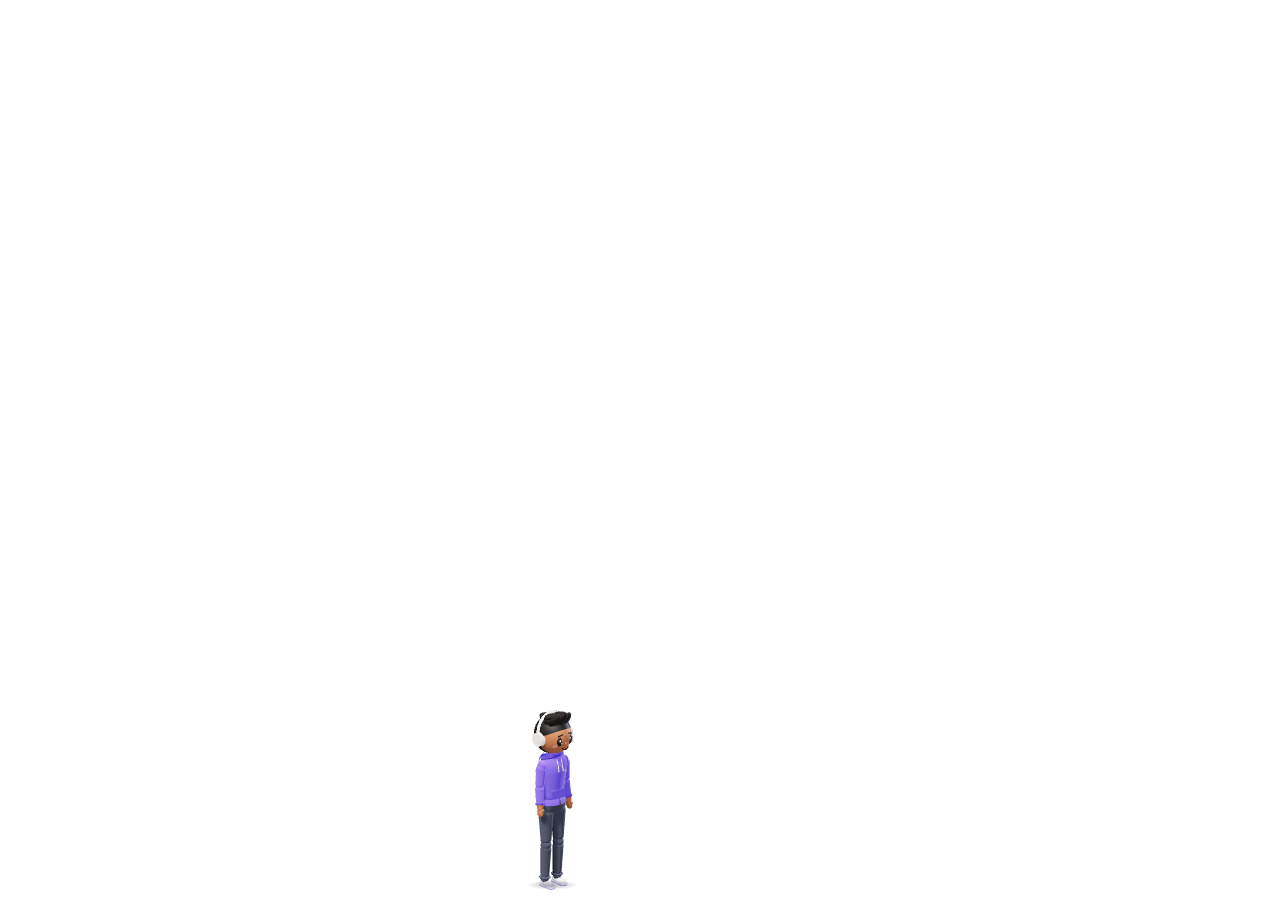
<file: Desktop/index.html>
<!doctype html>
<html>
<head>
<meta charset="utf-8">
<meta name="viewport" content="width=device-width, initial-scale=1">
<title>Ledge on the desktop</title>
<style>
  html, body { margin: 0; height: 100%; overflow: hidden; background: transparent; }
  #host { position: fixed; inset: 0; transition: opacity 400ms ease; }
  canvas { display: block; }
</style>
</head>
<body>
<div id="host"></div>
<script type="module">
  import { mount } from "./dreamer.js";
  mount(document.getElementById("host"));
</script>
</body>
</html>
</file>
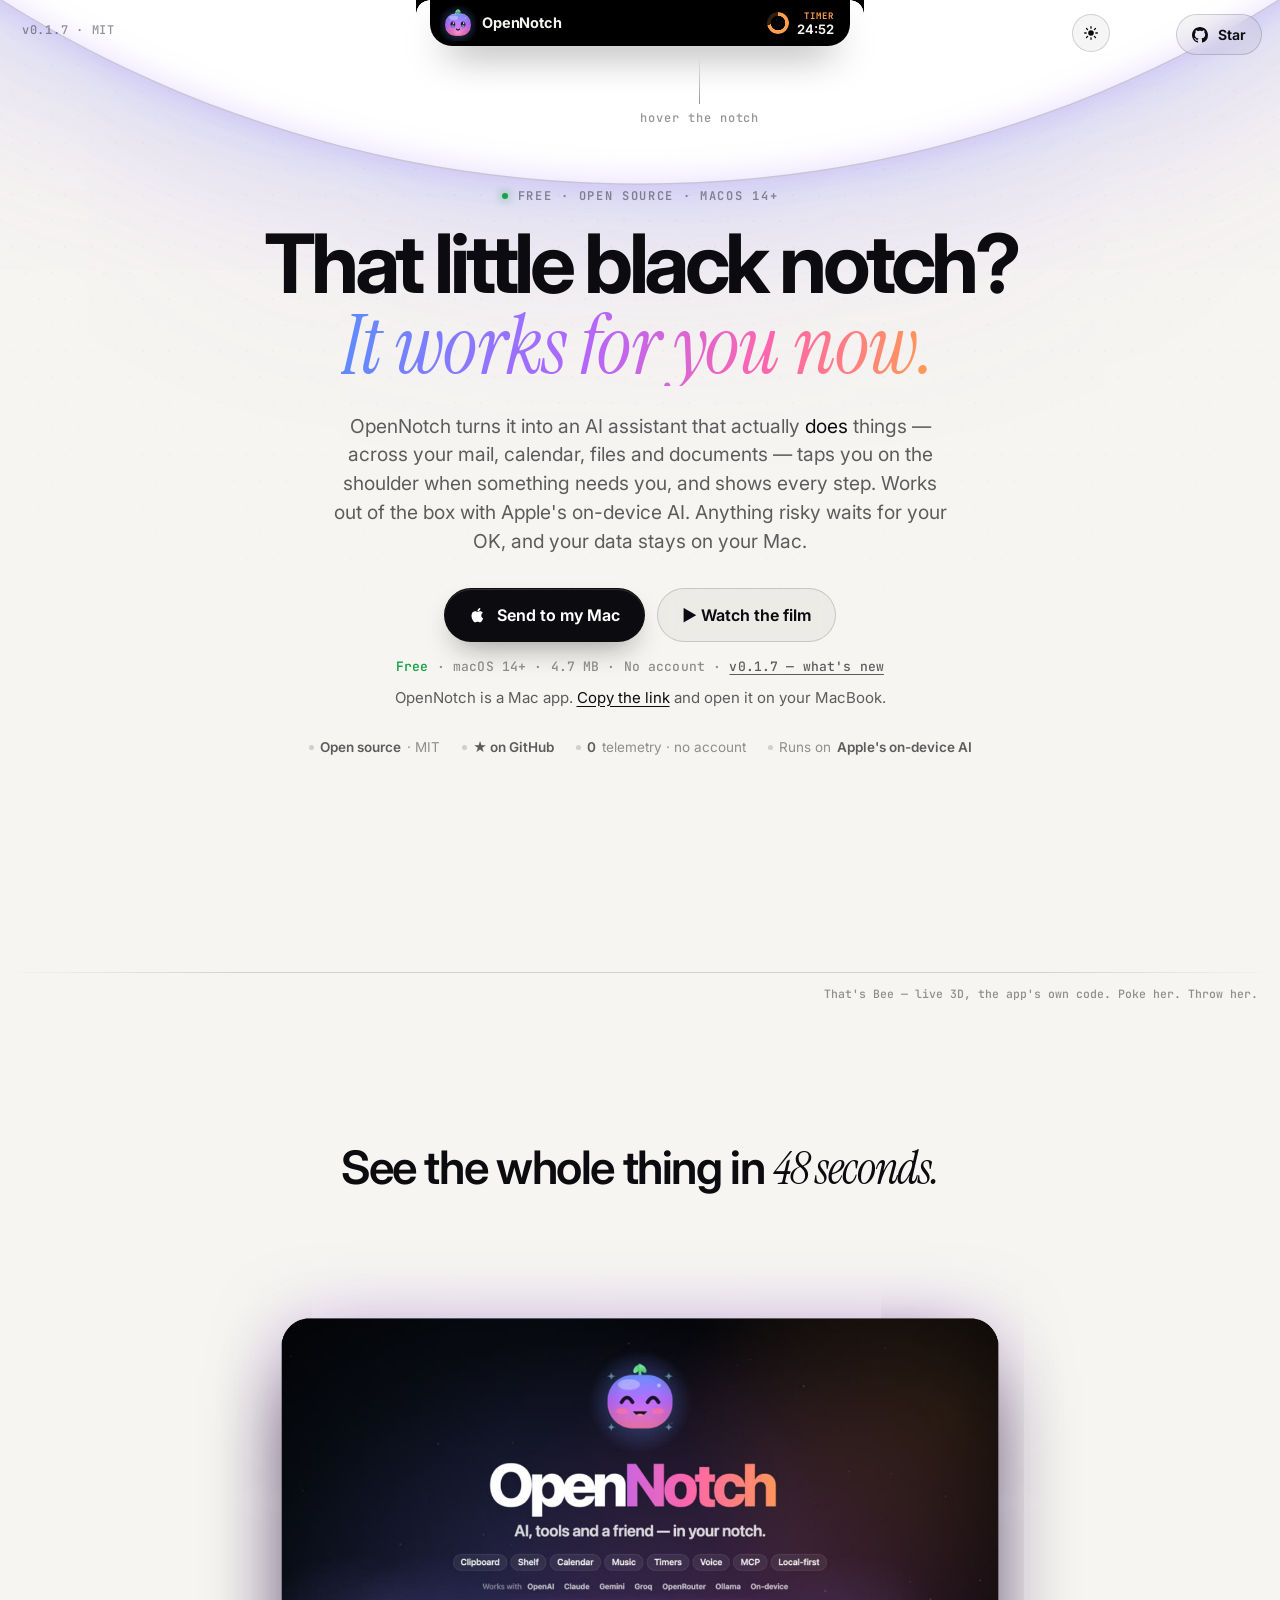
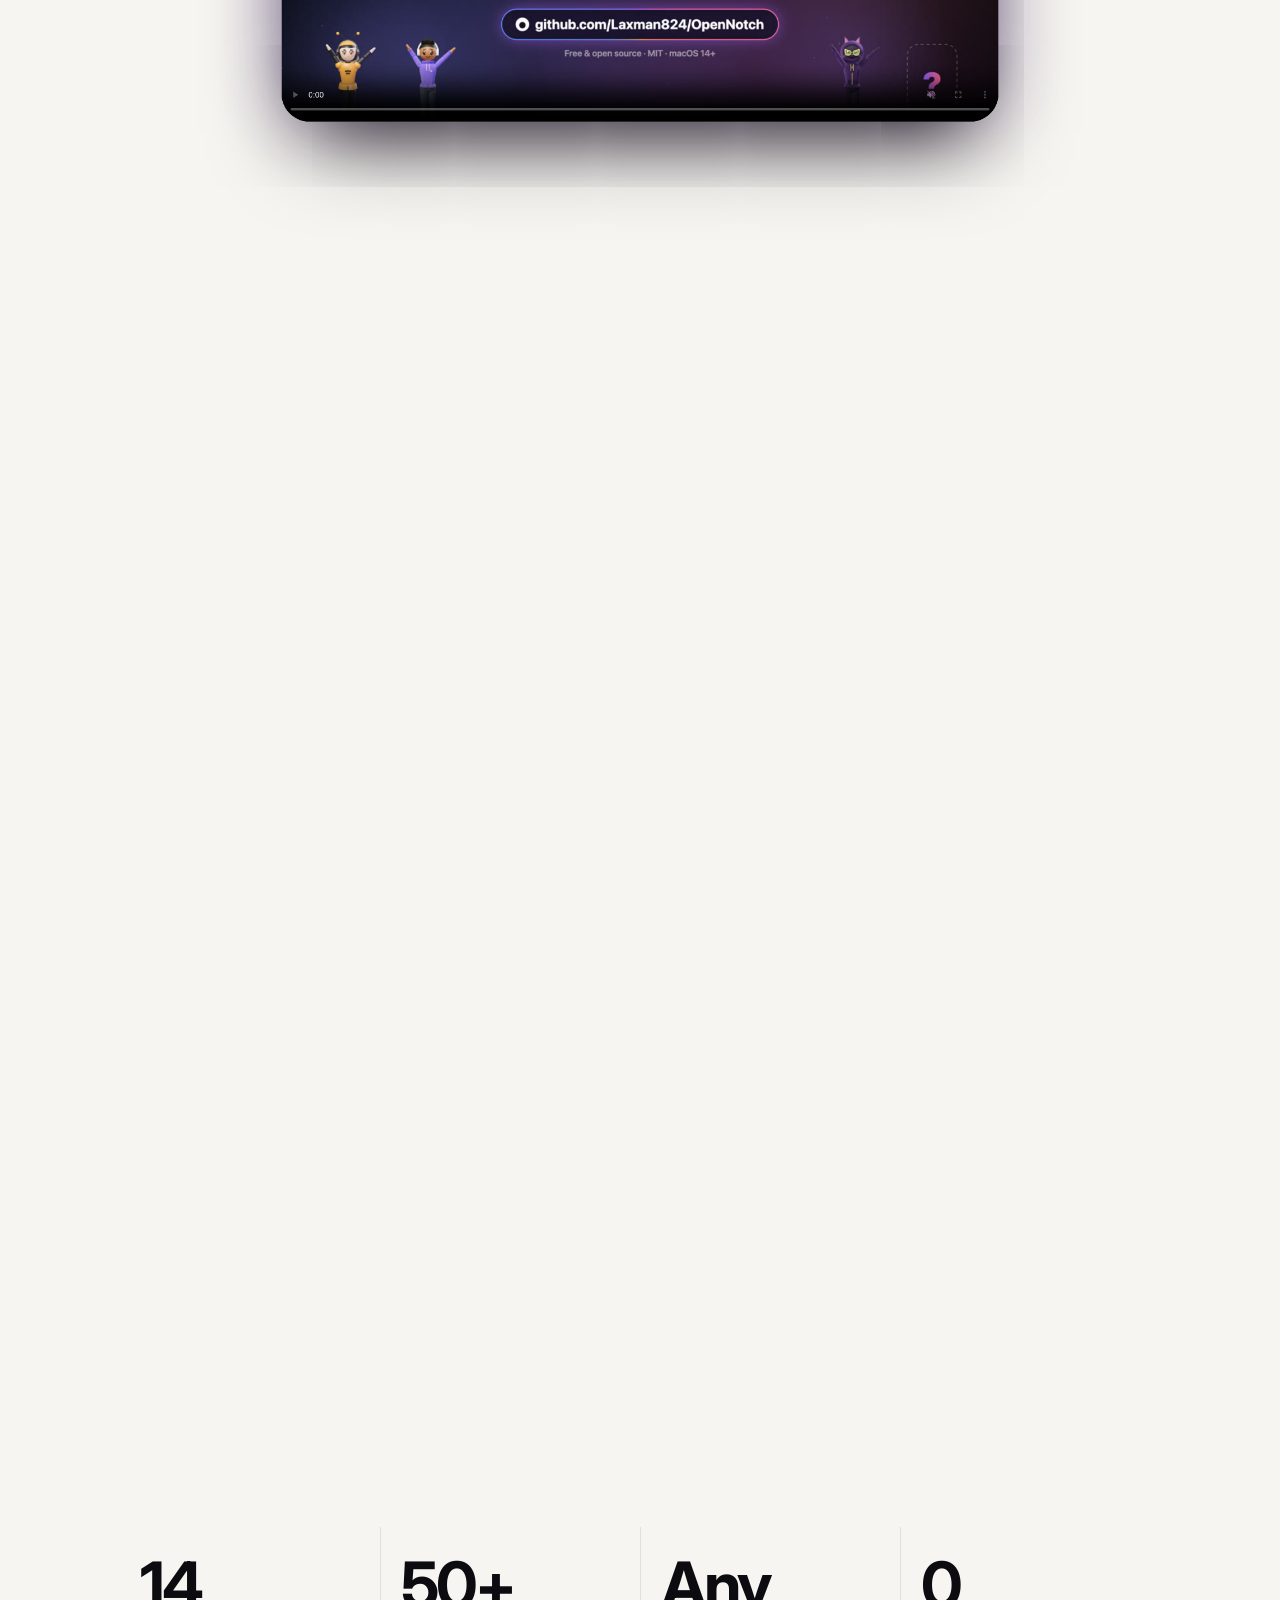
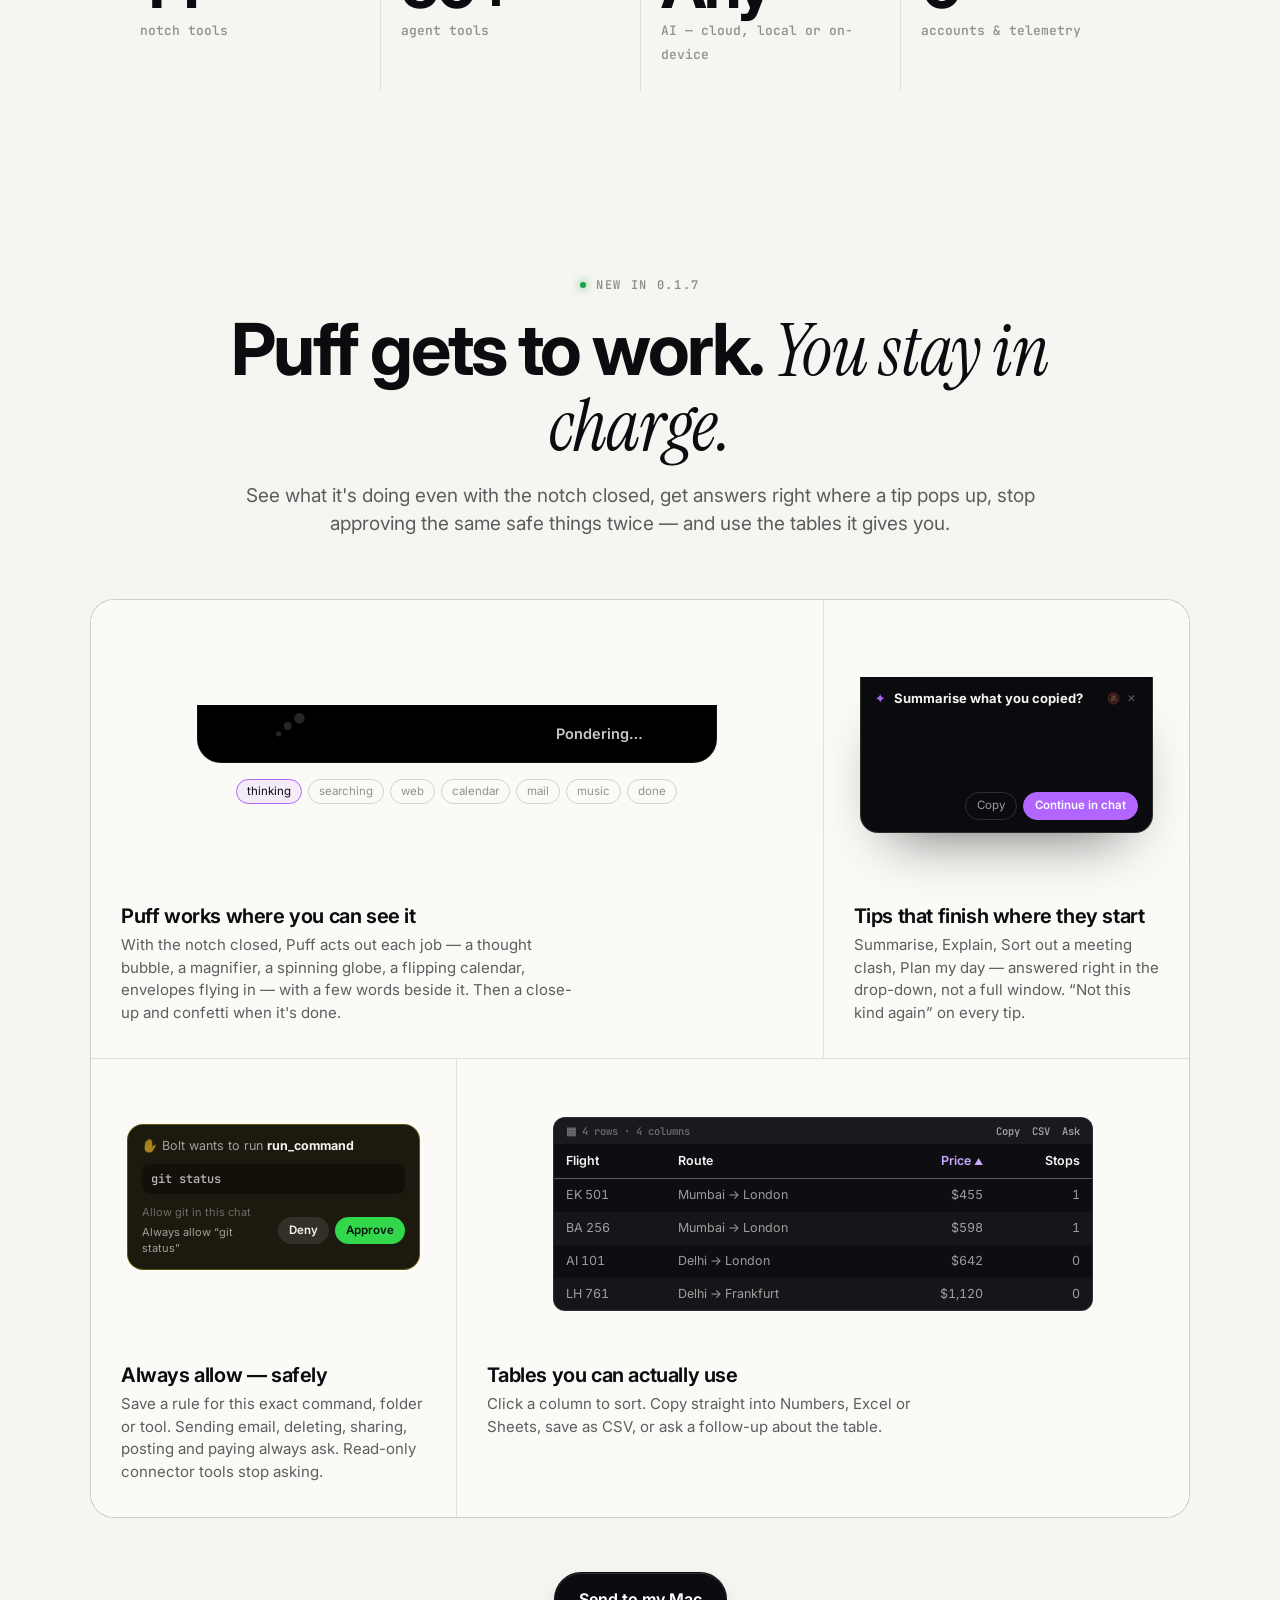
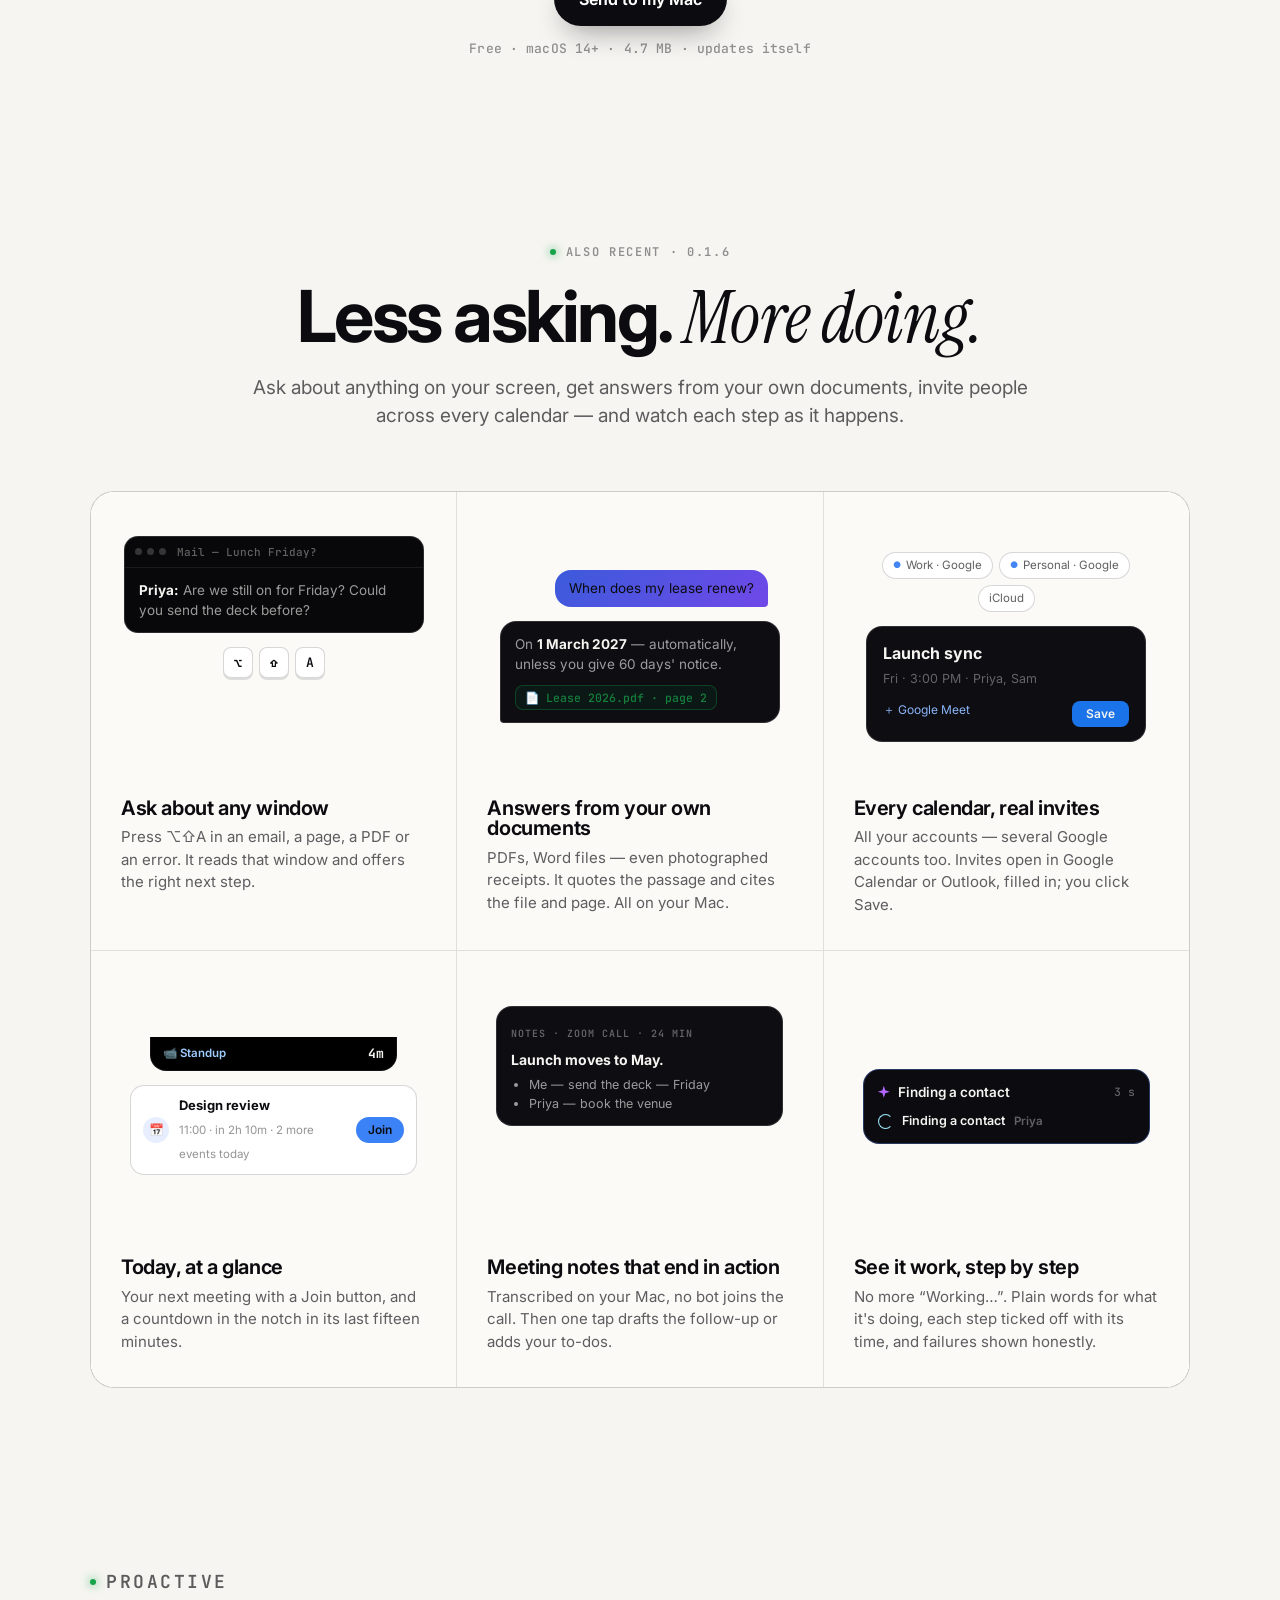
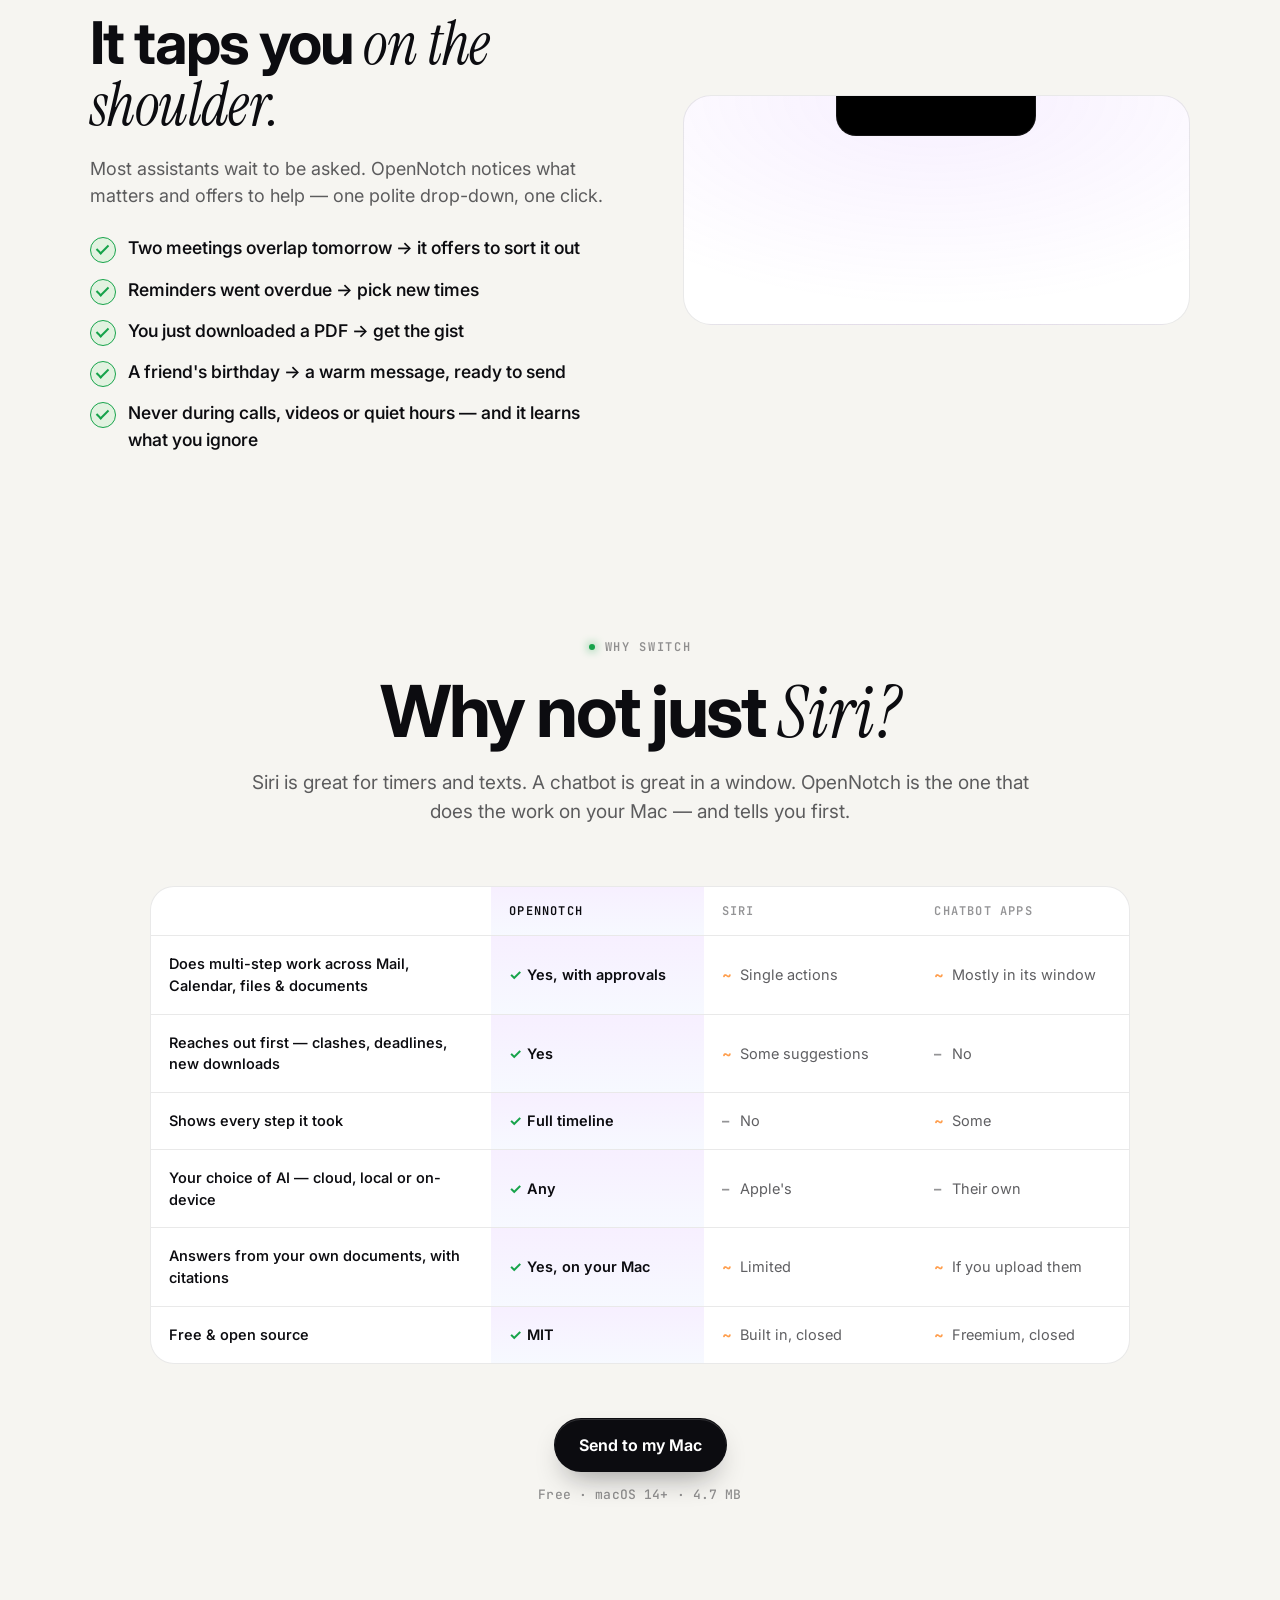
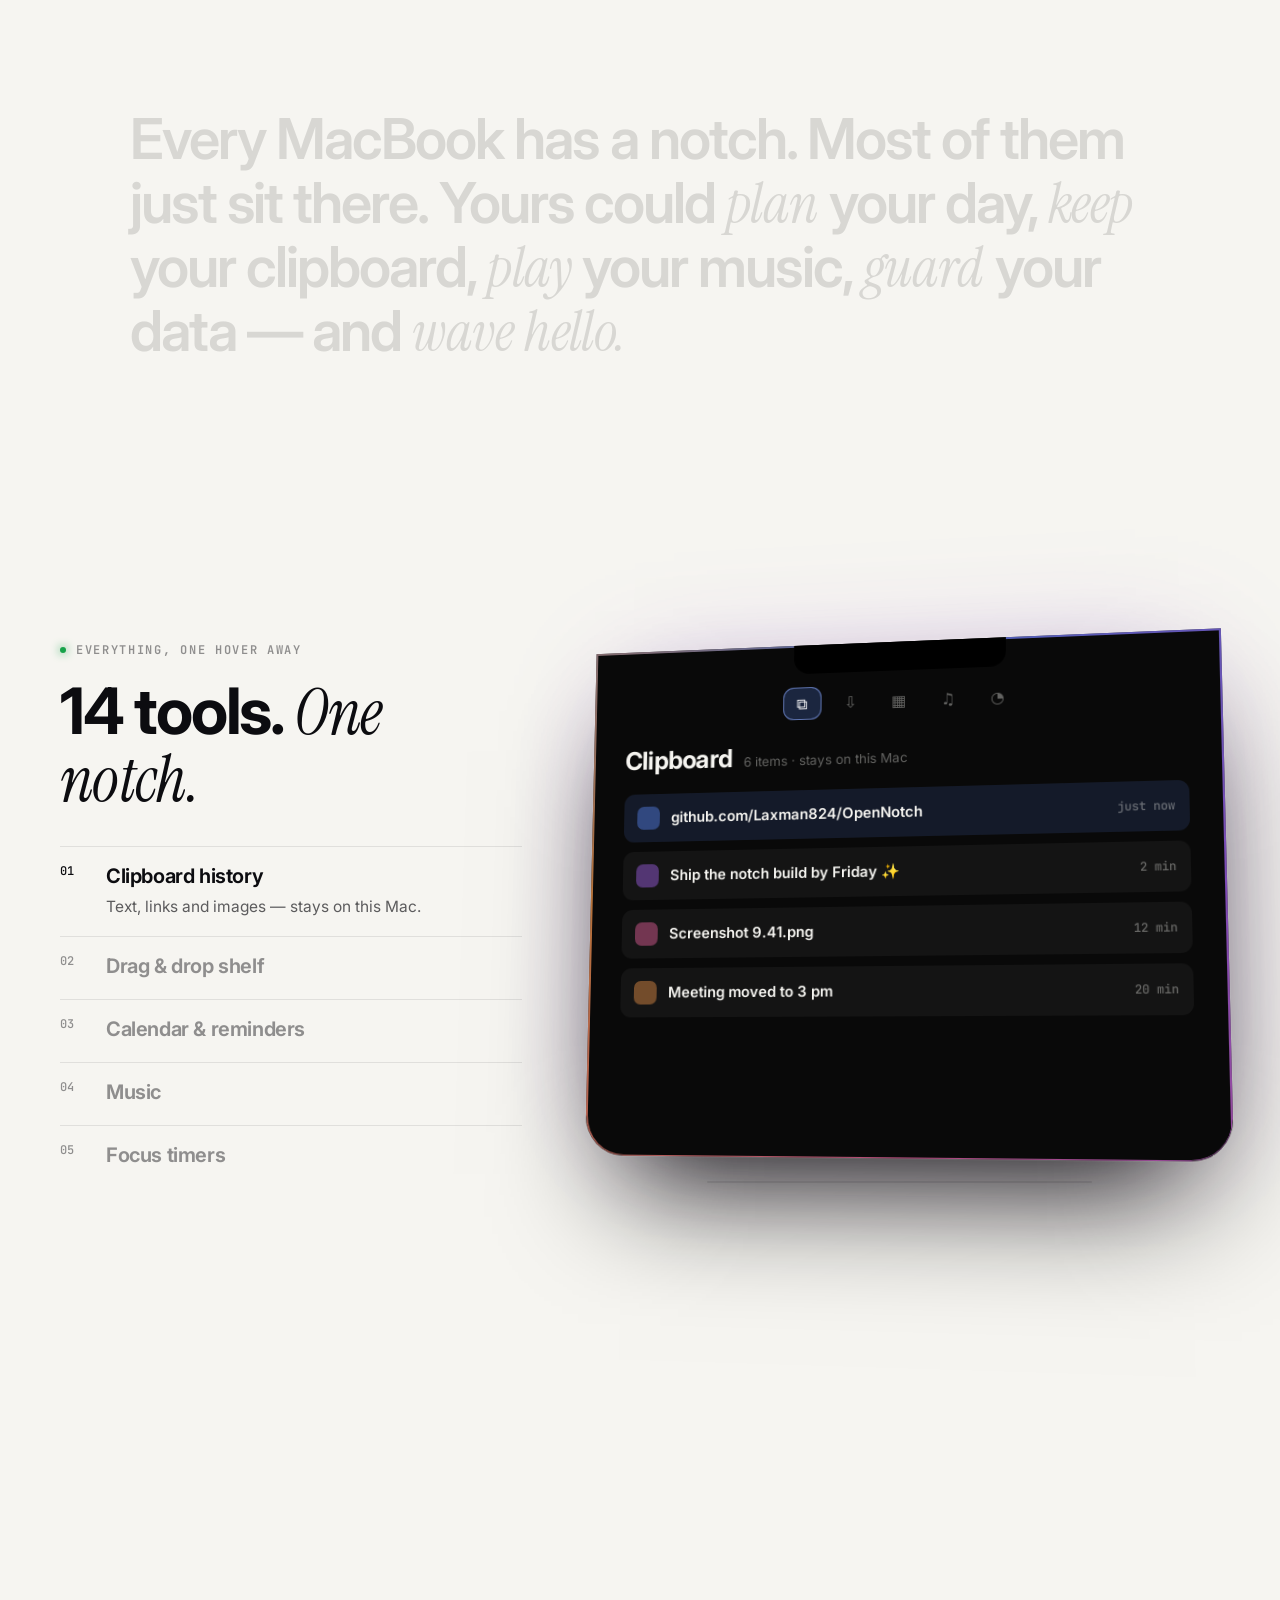
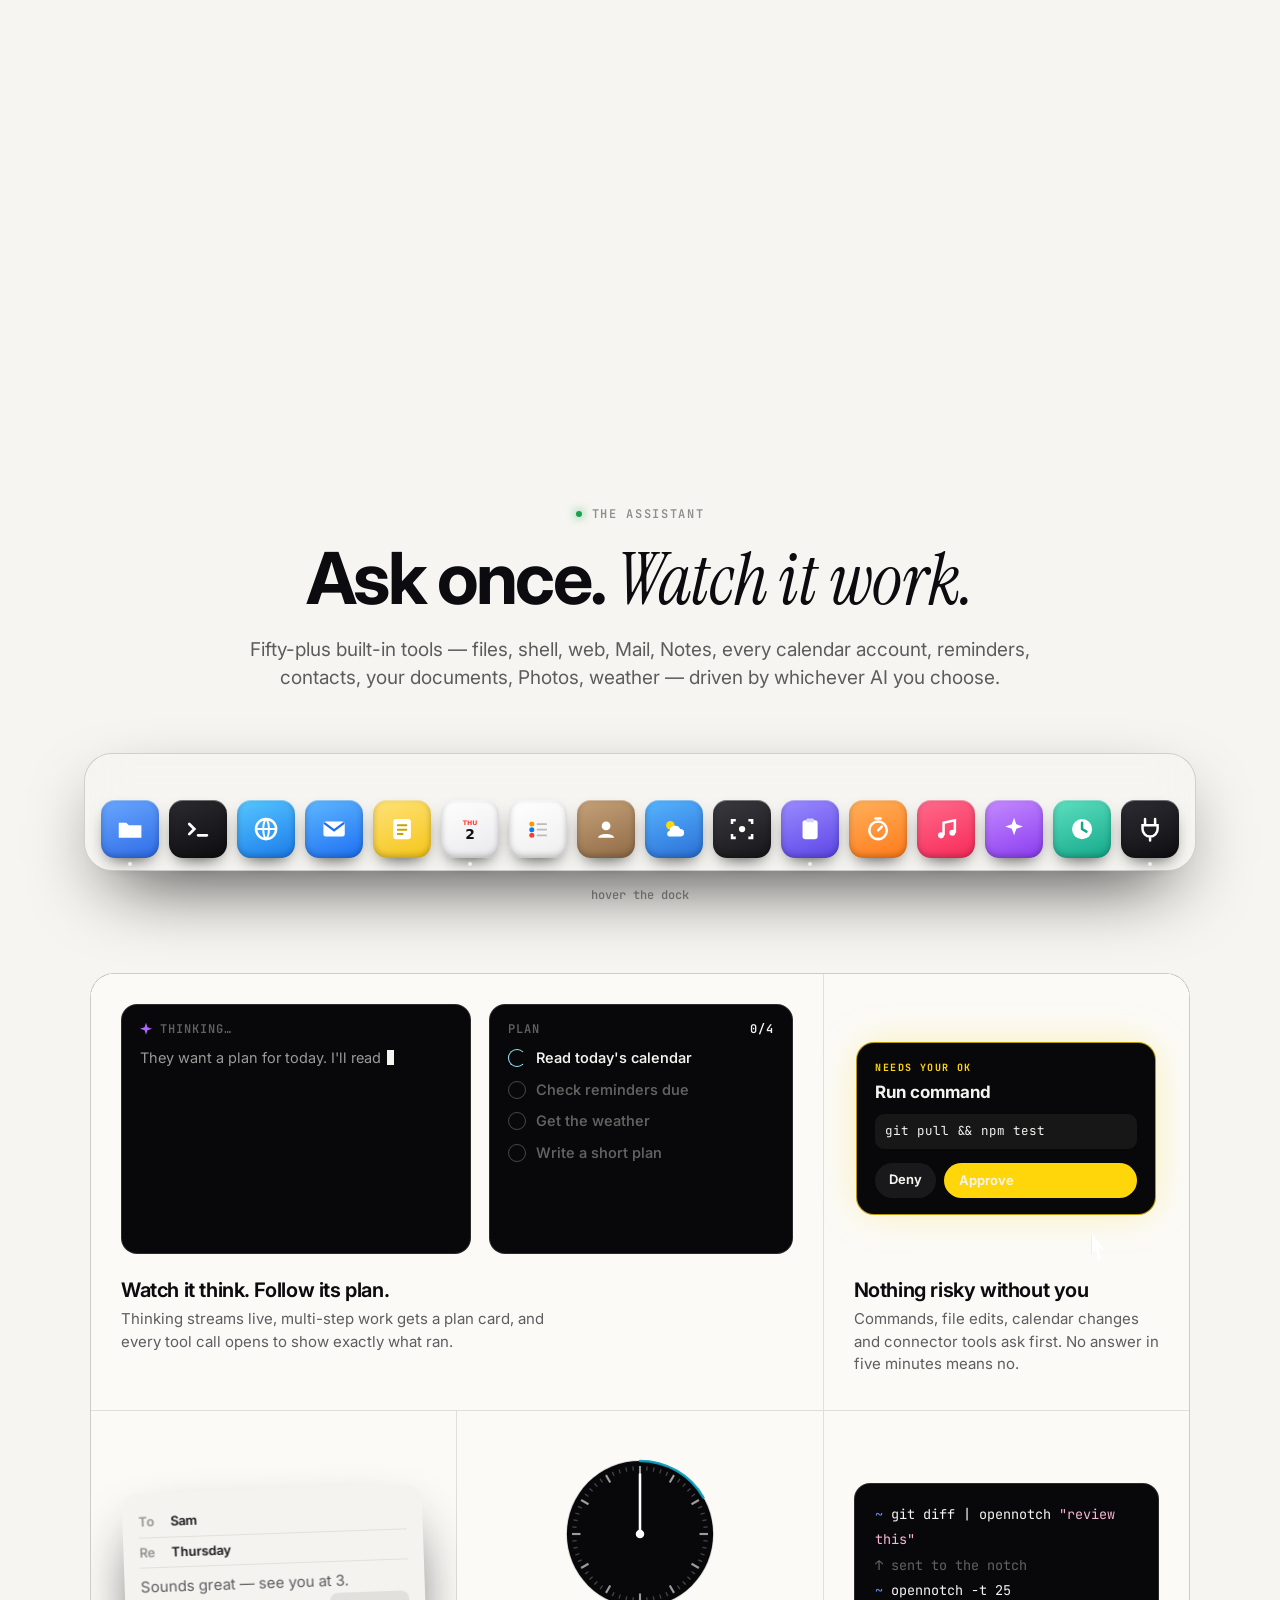
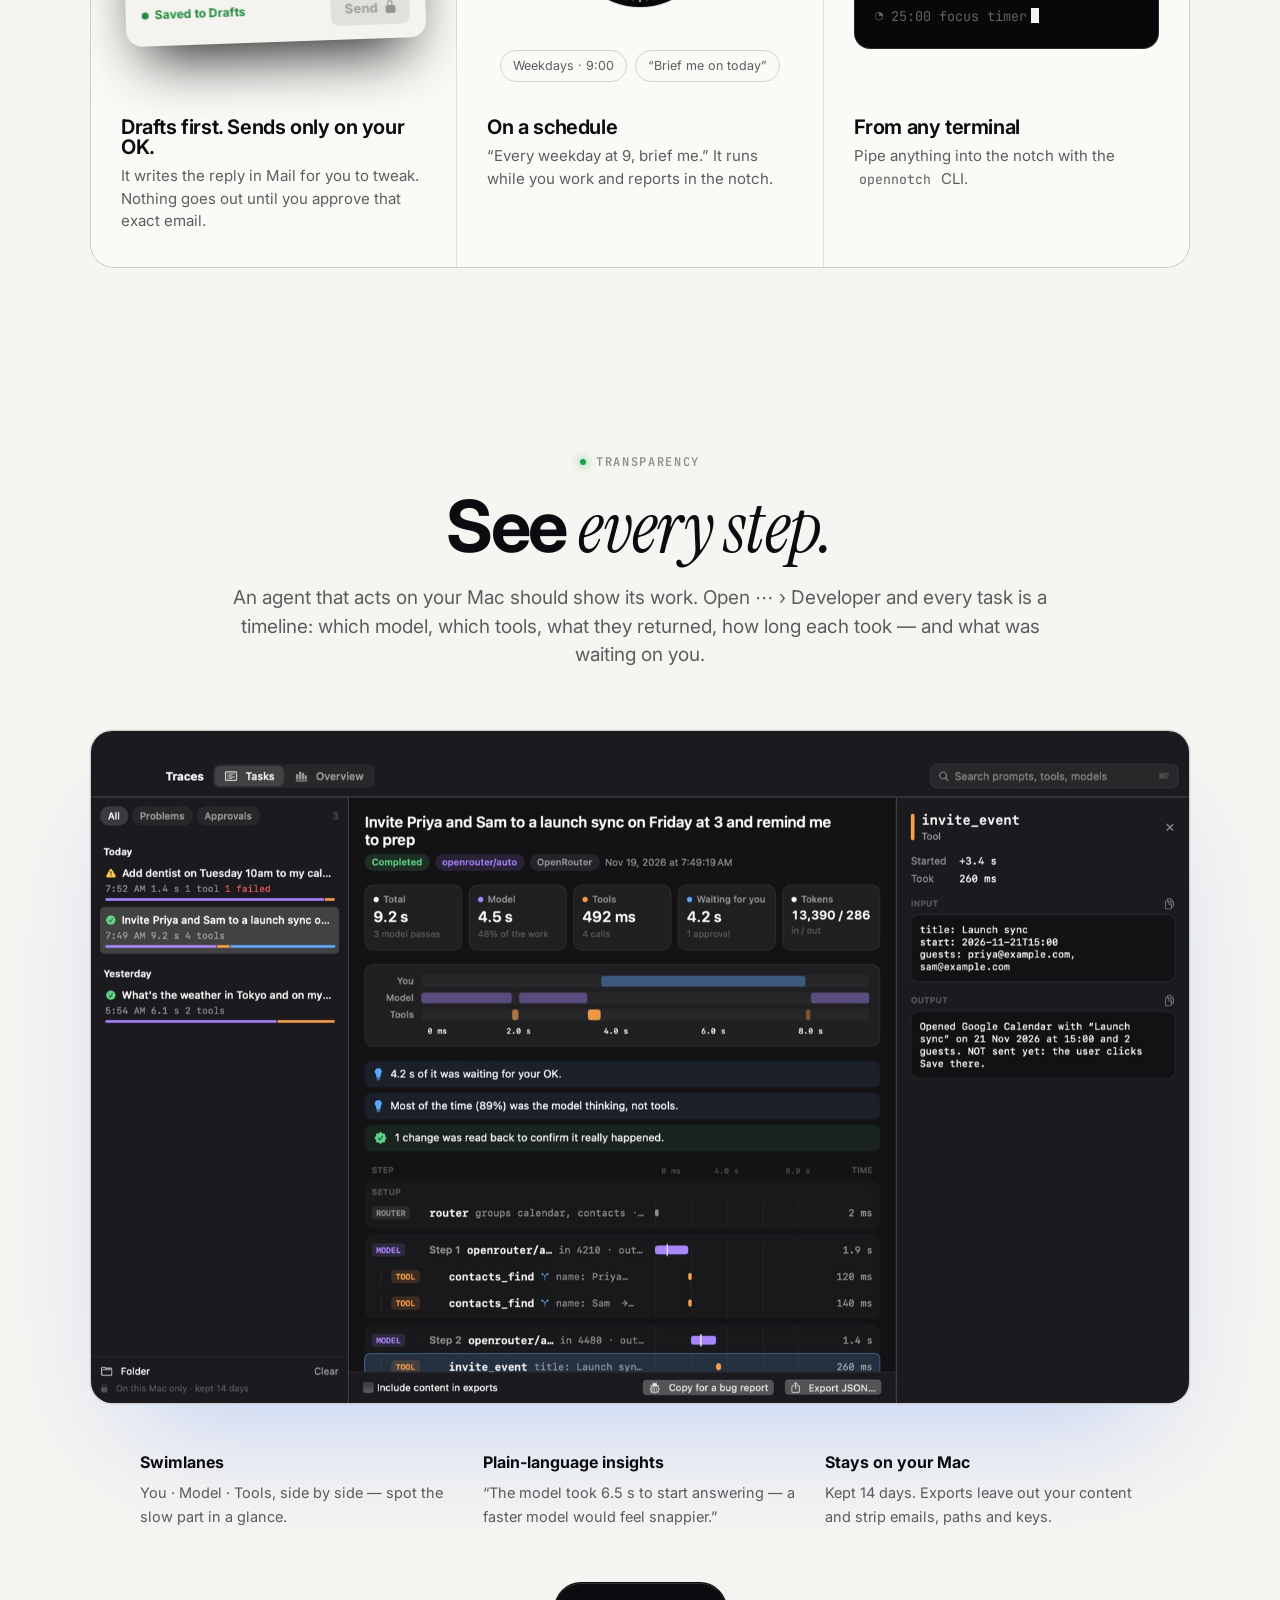
<file: LandingPage/index.html>
<!doctype html>
<html lang="en">
<head>
<meta charset="utf-8">
<meta name="viewport" content="width=device-width, initial-scale=1">
<title>OpenNotch — an AI assistant in your MacBook's notch</title>
<meta name="description" content="OpenNotch turns your MacBook's notch into an AI assistant that actually does things — across your mail, calendar, files and documents — reaches out when something needs you, and shows every step. Works out of the box with Apple's on-device AI. Free, open source, and your data stays on your Mac.">
<meta name="theme-color" content="#f6f5f1">
<meta name="color-scheme" content="dark light">
<script>var t="light";try{var v=localStorage.getItem("on-theme");if(v==="light"||v==="dark")t=v;}catch(e){}document.documentElement.dataset.theme=t;</script>
<meta property="og:title" content="OpenNotch — an AI assistant in your MacBook's notch">
<meta property="og:description" content="An AI assistant in your notch that does the work, reaches out first and shows every step. Free, open source, local-first.">
<meta property="og:type" content="website">
<meta property="og:url" content="https://laxman824.github.io/OpenNotch/">
<meta property="og:image" content="https://laxman824.github.io/OpenNotch/assets/og.jpg">
<meta name="twitter:card" content="summary_large_image">
<link rel="icon" href="assets/favicon.png">
<link rel="preconnect" href="https://fonts.googleapis.com">
<link rel="preconnect" href="https://fonts.gstatic.com" crossorigin>
<link href="https://fonts.googleapis.com/css2?family=Inter:wght@400;500;600;700;800;900&family=Instrument+Serif:ital@0;1&family=JetBrains+Mono:wght@400;500&display=swap" rel="stylesheet">
<link rel="stylesheet" href="styles.css">
</head>
<body>
<canvas id="pixels" aria-hidden="true"></canvas>

<!-- ───────── The site's own notch (nav + live activity + demo) ───────── -->
<div class="site-notch" id="notch" tabindex="0" aria-label="OpenNotch — hover or focus the notch to open it">
  <div class="glowring" aria-hidden="true"></div>
  <div class="ears">
    <a class="brand" href="#top"><canvas id="earPuff" class="ear-puff" aria-hidden="true"></canvas><b>OpenNotch</b></a>
    <div class="ear-right" id="earRight" aria-live="polite"></div>
  </div>
  <div class="panel" id="panel">
    <div class="p-head"><canvas id="panelPuff" class="p-puff" aria-hidden="true"></canvas><div><b>Ledge</b><small id="pStatus">Ready</small></div><kbd>⌥Space</kbd></div>
    <div class="p-body" id="pBody"></div>
    <nav class="p-nav">
      <a href="#new">New</a><a href="#reach">Proactive</a><a href="#compare">vs Siri</a><a href="#features">Tools</a><a href="#work">Assistant</a><a href="#trace">Transparency</a><a href="#voice">Voice</a><a href="#mcp">MCP</a><a href="#privacy">Privacy</a><a href="#companions">Companions</a><a href="#install">Install</a><a href="https://github.com/Laxman824/OpenNotch" target="_blank" rel="noopener">GitHub ↗</a>
    </nav>
  </div>
</div>
<button class="corner theme-btn btn btn-ghost btn-sm" id="themeBtn" type="button" aria-label="Switch to light or dark theme" title="Light / dark">
  <svg class="i-sun" viewBox="0 0 24 24" width="16" height="16" aria-hidden="true"><circle cx="12" cy="12" r="4.2" fill="currentColor"/><g stroke="currentColor" stroke-width="2" stroke-linecap="round"><path d="M12 2.5v2.2M12 19.3v2.2M2.5 12h2.2M19.3 12h2.2M5.3 5.3l1.6 1.6M17.1 17.1l1.6 1.6M5.3 18.7l1.6-1.6M17.1 6.9l1.6-1.6"/></g></svg>
  <svg class="i-moon" viewBox="0 0 24 24" width="16" height="16" aria-hidden="true"><path fill="currentColor" d="M20.4 14.6A8.5 8.5 0 0 1 9.4 3.6a8.5 8.5 0 1 0 11 11z"/></svg>
</button>
<a class="corner corner-r btn btn-ghost btn-sm" href="https://github.com/Laxman824/OpenNotch" target="_blank" rel="noopener">
  <svg viewBox="0 0 16 16" width="16" height="16" aria-hidden="true"><path fill="currentColor" d="M8 0C3.58 0 0 3.58 0 8c0 3.54 2.29 6.53 5.47 7.59.4.07.55-.17.55-.38 0-.19-.01-.82-.01-1.49-2.01.37-2.53-.49-2.69-.94-.09-.23-.48-.94-.82-1.13-.28-.15-.68-.52-.01-.53.63-.01 1.08.58 1.23.82.72 1.21 1.87.87 2.33.66.07-.52.28-.87.51-1.07-1.78-.2-3.64-.89-3.64-3.95 0-.87.31-1.59.82-2.15-.08-.2-.36-1.02.08-2.12 0 0 .67-.21 2.2.82.64-.18 1.32-.27 2-.27.68 0 1.36.09 2 .27 1.53-1.04 2.2-.82 2.2-.82.44 1.1.16 1.92.08 2.12.51.56.82 1.27.82 2.15 0 3.07-1.87 3.75-3.65 3.95.29.25.54.73.54 1.48 0 1.07-.01 1.93-.01 2.2 0 .21.15.46.55.38A8.013 8.013 0 0016 8c0-4.42-3.58-8-8-8z"/></svg>
  <span>Star</span><b class="stars" id="starCount" hidden></b>
</a>
<span class="corner corner-l">v<span data-ver>0.1.7</span> · MIT</span>

<main id="top">
<!-- ───────── Hero: the page notch is the hero object ───────── -->
<section class="hero" data-ear="demo">
  <div class="eclipse" aria-hidden="true"></div>
  <div class="hero-pointer reveal" aria-hidden="true"><span>hover the notch</span><i></i></div>
  <div class="hero-copy">
    <p class="kicker reveal">Free · Open source · macOS 14+</p>
    <h1 class="reveal">That little black notch? <em>It works for you now.</em></h1>
    <p class="lede reveal">OpenNotch turns it into an AI assistant that actually <em>does</em> things — across your mail, calendar, files and documents — taps you on the shoulder when something needs you, and shows every step. Works out of the box with Apple's on-device AI. Anything risky waits for your OK, and your data stays on your Mac.</p>
    <div class="cta reveal">
      <a class="btn btn-primary dl" href="https://github.com/Laxman824/OpenNotch/releases/latest/download/OpenNotch.dmg" rel="noopener">
        <svg viewBox="0 0 24 24" width="18" height="18" aria-hidden="true"><path fill="currentColor" d="M16.4 12.6c0-2.4 2-3.6 2.1-3.7-1.1-1.7-2.9-1.9-3.5-1.9-1.5-.2-2.9.9-3.7.9-.8 0-1.9-.9-3.2-.8-1.6 0-3.1 1-4 2.4-1.7 3-.4 7.4 1.2 9.8.8 1.2 1.8 2.5 3 2.4 1.2 0 1.7-.8 3.1-.8 1.5 0 1.9.8 3.2.8 1.3 0 2.1-1.2 2.9-2.4.9-1.4 1.3-2.7 1.3-2.8 0 0-2.4-1-2.4-3.9zM14.1 5.5c.7-.8 1.1-1.9 1-3-1 0-2.1.7-2.8 1.5-.6.7-1.2 1.8-1 2.9 1.1.1 2.1-.6 2.8-1.4z"/></svg>
        Download for macOS
      </a>
      <a class="btn btn-ghost" href="#film">▶ Watch the film</a>
    </div>
    <p class="micro reveal"><b>Free</b> · macOS 14+ · <span data-size>4.7 MB</span> · No account · <a data-rel href="https://github.com/Laxman824/OpenNotch/releases/latest" target="_blank" rel="noopener">v<span data-ver>0.1.7</span><span data-age></span> — what's new</a></p>
    <p class="notmac" hidden>OpenNotch is a Mac app. <button type="button" class="linkbtn" data-copylink>Copy the link</button> and open it on your MacBook.</p>
    <ul class="trust reveal" aria-label="Why people trust it">
      <li><b>Open source</b> · MIT</li>
      <li><b id="trustStars">★ on GitHub</b></li>
      <li><b>0</b> telemetry · no account</li>
      <li>Runs on <b>Apple's on-device AI</b></li>
    </ul>
  </div>
  <div class="hero-floor">
    <iframe id="heroBuddy" title="Bee, the live 3D desktop companion — click to poke, drag to throw" loading="eager"></iframe>
    <p class="floor-hint">That's Bee — live 3D, the app's own code. Poke her. Throw her.</p>
  </div>
</section>

<!-- ───────── Film ───────── -->
<section class="film" id="film" data-ear="film">
  <div class="film-sticky">
    <p class="film-title" id="filmTitle">See the whole thing in <em>48 seconds.</em></p>
    <div class="film-frame" id="filmFrame">
      <video id="filmVideo" src="assets/opennotch-film.mp4" poster="assets/og.jpg" controls playsinline preload="none"></video>
    </div>
  </div>
</section>

<!-- ───────── Stats ───────── -->
<section class="stats">
  <div class="stat reveal"><b data-count="14">14</b><span>notch tools</span></div>
  <div class="stat reveal"><b data-count="50" data-suffix="+">50+</b><span>agent tools</span></div>
  <div class="stat reveal"><b>Any</b><span>AI — cloud, local or on-device</span></div>
  <div class="stat reveal"><b data-count="0">0</b><span>accounts &amp; telemetry</span></div>
</section>

<!-- ───────── New in 0.1.7 ───────── -->
<section class="section" id="new" data-ear="new">
  <header class="sec-head reveal">
    <p class="kicker">New in 0.1.7</p>
    <h2>Puff gets to work. <em>You stay in charge.</em></h2>
    <p>See what it's doing even with the notch closed, get answers right where a tip pops up, stop approving the same safe things twice — and use the tables it gives you.</p>
  </header>
  <div class="wgrid">
    <article class="wcard span2 reveal">
      <div class="wvis workv">
        <div class="wnotch" id="workNotch">
          <div class="wn-l"><canvas class="wn-puff" id="workPuff" aria-hidden="true"></canvas><span class="wn-prop" id="workProp" aria-hidden="true"></span>
            <span class="wn-dots" id="workDots" aria-hidden="true"><i></i><i></i><i></i></span><span class="wn-confetti" id="workConfetti" aria-hidden="true"></span></div>
          <div class="wn-notch"></div>
          <div class="wn-r" id="workText">Thinking…</div>
        </div>
        <div class="wn-legend" id="workLegend" aria-hidden="true"><span>thinking</span><span>searching</span><span>web</span><span>calendar</span><span>mail</span><span>music</span><span>done</span></div>
      </div>
      <h3>Puff works where you can see it</h3>
      <p>With the notch closed, Puff acts out each job — a thought bubble, a magnifier, a spinning globe, a flipping calendar, envelopes flying in — with a few words beside it. Then a close-up and confetti when it's done.</p>
    </article>
    <article class="wcard reveal">
      <div class="wvis tipv">
        <div class="tip">
          <div class="tip-h"><span class="tip-ic">✦</span><b>Summarise what you copied?</b><span class="tip-x">🔕 ✕</span></div>
          <ul class="tip-a" id="tipAnswer"><li>Launch moves to <b>May 12</b></li><li>Budget stays the same</li><li>Priya owns the venue</li></ul>
          <div class="tip-b"><span>Copy</span><span class="pri">Continue in chat</span></div>
        </div>
      </div>
      <h3>Tips that finish where they start</h3>
      <p>Summarise, Explain, Sort out a meeting clash, Plan my day — answered right in the drop-down, not a full window. “Not this kind again” on every tip.</p>
    </article>
    <article class="wcard reveal">
      <div class="wvis allowv">
        <div class="ap">
          <div class="ap-h">✋ <span>Bolt wants to run</span> <b>run_command</b></div>
          <code>git status</code>
          <div class="ap-row"><div class="ap-links"><span>Allow git in this chat</span><span class="always" id="alwaysLink">Always allow “git status”</span></div>
            <span class="deny">Deny</span><span class="ok">Approve</span></div>
        </div>
        <div class="ap-saved" id="apSaved">🛡️ Saved — won't ask again · <u>Settings › Permissions</u></div>
      </div>
      <h3>Always allow — safely</h3>
      <p>Save a rule for this exact command, folder or tool. Sending email, deleting, sharing, posting and paying always ask. Read-only connector tools stop asking.</p>
    </article>
    <article class="wcard span2 reveal">
      <div class="wvis tablev">
        <div class="tb">
          <div class="tb-bar"><span>▦ 4 rows · 4 columns</span><span class="tb-act"><i>Copy</i><i>CSV</i><i>Ask</i></span></div>
          <table id="demoTable">
            <thead><tr><th>Flight</th><th>Route</th><th class="num sorted" id="priceHead">Price <em id="sortArrow">▲</em></th><th class="num">Stops</th></tr></thead>
            <tbody id="demoRows">
              <tr><td>EK 501</td><td>Mumbai → London</td><td class="num">$455</td><td class="num">1</td></tr>
              <tr><td>BA 256</td><td>Mumbai → London</td><td class="num">$598</td><td class="num">1</td></tr>
              <tr><td>AI 101</td><td>Delhi → London</td><td class="num">$642</td><td class="num">0</td></tr>
              <tr><td>LH 761</td><td>Delhi → Frankfurt</td><td class="num">$1,120</td><td class="num">0</td></tr>
            </tbody>
          </table>
        </div>
      </div>
      <h3>Tables you can actually use</h3>
      <p>Click a column to sort. Copy straight into Numbers, Excel or Sheets, save as CSV, or ask a follow-up about the table.</p>
    </article>
  </div>
  <div class="inline-cta reveal"><a class="btn btn-primary dl" href="https://github.com/Laxman824/OpenNotch/releases/latest/download/OpenNotch.dmg" rel="noopener">Download OpenNotch 0.1.7 — free</a><span class="micro">Free · macOS 14+ · <span data-size>4.7 MB</span> · updates itself</span></div>
</section>

<!-- ───────── New in 0.1.6 ───────── -->
<section class="section" id="new16" data-ear="new16">
  <header class="sec-head reveal">
    <p class="kicker">Also recent · 0.1.6</p>
    <h2>Less asking. <em>More doing.</em></h2>
    <p>Ask about anything on your screen, get answers from your own documents, invite people across every calendar — and watch each step as it happens.</p>
  </header>
  <div class="wgrid">
    <article class="wcard reveal">
      <div class="wvis askv">
        <div class="aw"><div class="aw-bar"><i></i><i></i><i></i><span>Mail — Lunch Friday?</span></div>
          <p><b>Priya:</b> Are we still on for Friday? Could you send the deck before?</p></div>
        <div class="keys" aria-hidden="true"><kbd>⌥</kbd><kbd>⇧</kbd><kbd>A</kbd></div>
        <div class="asks"><span>Draft a reply</span><span>Summarise</span><span>Make reminders</span></div>
      </div>
      <h3>Ask about any window</h3>
      <p>Press ⌥⇧A in an email, a page, a PDF or an error. It reads that window and offers the right next step.</p>
    </article>
    <article class="wcard reveal">
      <div class="wvis docv">
        <div class="q">When does my lease renew?</div>
        <div class="a"><p>On <b>1 March 2027</b> — automatically, unless you give 60 days' notice.</p>
          <span class="cite">📄 Lease 2026.pdf · page 2</span></div>
      </div>
      <h3>Answers from your own documents</h3>
      <p>PDFs, Word files — even photographed receipts. It quotes the passage and cites the file and page. All on your Mac.</p>
    </article>
    <article class="wcard reveal">
      <div class="wvis invv">
        <div class="accts"><span class="g">Work · Google</span><span class="g">Personal · Google</span><span>iCloud</span></div>
        <div class="inv"><b>Launch sync</b><small>Fri · 3:00 PM · Priya, Sam</small>
          <div class="inv-row"><span class="meet">＋ Google Meet</span><span class="save">Save</span></div></div>
      </div>
      <h3>Every calendar, real invites</h3>
      <p>All your accounts — several Google accounts too. Invites open in Google Calendar or Outlook, filled in; you click Save.</p>
    </article>
    <article class="wcard reveal">
      <div class="wvis todayv">
        <div class="mnotch"><span class="mn-l">📹 Standup</span><span class="mn-notch"></span><span class="mn-r" id="todayCount">4m</span></div>
        <div class="strip"><span class="dot"></span><div><b>Design review</b><small>11:00 · in 2h 10m · 2 more events today</small></div><span class="join">Join</span></div>
      </div>
      <h3>Today, at a glance</h3>
      <p>Your next meeting with a Join button, and a countdown in the notch in its last fifteen minutes.</p>
    </article>
    <article class="wcard reveal">
      <div class="wvis notesv">
        <div class="nt"><small>NOTES · ZOOM CALL · 24 MIN</small><b>Launch moves to May.</b>
          <ul><li>Me — send the deck — Friday</li><li>Priya — book the venue</li></ul></div>
        <div class="asks"><span>Draft a follow-up email</span><span>Remind me of my action items</span></div>
      </div>
      <h3>Meeting notes that end in action</h3>
      <p>Transcribed on your Mac, no bot joins the call. Then one tap drafts the follow-up or adds your to-dos.</p>
    </article>
    <article class="wcard reveal">
      <div class="wvis progv">
        <div class="pg" id="progCard">
          <header><i class="spark"></i><span id="progHead">Checking the calendar</span><em id="progTime">3 s</em></header>
          <ol id="progList">
            <li class="done">Found a contact <span>Priya · 120 ms</span></li>
            <li class="done">Found a contact <span>Sam · 140 ms</span></li>
            <li class="doing">Checking the calendar <span>Friday</span></li>
          </ol>
        </div>
      </div>
      <h3>See it work, step by step</h3>
      <p>No more “Working…”. Plain words for what it's doing, each step ticked off with its time, and failures shown honestly.</p>
    </article>
  </div>
</section>

<!-- ───────── Reaches out first ───────── -->
<section class="section reach" id="reach" data-ear="reach">
  <div class="split-copy reveal">
    <p class="kicker">Proactive</p>
    <h2>It taps you <em>on the shoulder.</em></h2>
    <p class="lede">Most assistants wait to be asked. OpenNotch notices what matters and offers to help — one polite drop-down, one click.</p>
    <ul class="checks">
      <li>Two meetings overlap tomorrow → it offers to sort it out</li>
      <li>Reminders went overdue → pick new times</li>
      <li>You just downloaded a PDF → get the gist</li>
      <li>A friend's birthday → a warm message, ready to send</li>
      <li>Never during calls, videos or quiet hours — and it learns what you ignore</li>
    </ul>
  </div>
  <div class="reach-stage reveal" aria-hidden="true">
    <div class="rs-notch"><canvas class="mini-puff" data-mood="happy"></canvas></div>
    <div class="toast" id="toast"><span class="t-ic" id="toastIc">📅</span><div><b id="toastT">Two meetings overlap at 3 PM tomorrow</b><small id="toastD">Design review · Coffee with Sam</small></div><span class="t-btn" id="toastB">Sort it out</span></div>
  </div>
</section>

<!-- ───────── Why not just Siri? ───────── -->
<section class="section" id="compare" data-ear="compare">
  <header class="sec-head reveal">
    <p class="kicker">Why switch</p>
    <h2>Why not just <em>Siri?</em></h2>
    <p>Siri is great for timers and texts. A chatbot is great in a window. OpenNotch is the one that does the work on your Mac — and tells you first.</p>
  </header>
  <div class="cmp reveal" role="table" aria-label="OpenNotch compared with Siri and chatbot apps">
    <div class="cmp-row cmp-head" role="row"><span role="columnheader"></span><span role="columnheader" class="us">OpenNotch</span><span role="columnheader">Siri</span><span role="columnheader">Chatbot apps</span></div>
    <div class="cmp-row" role="row"><span role="rowheader">Does multi-step work across Mail, Calendar, files &amp; documents</span><span class="y us">Yes, with approvals</span><span class="p">Single actions</span><span class="p">Mostly in its window</span></div>
    <div class="cmp-row" role="row"><span role="rowheader">Reaches out first — clashes, deadlines, new downloads</span><span class="y us">Yes</span><span class="p">Some suggestions</span><span class="n">No</span></div>
    <div class="cmp-row" role="row"><span role="rowheader">Shows every step it took</span><span class="y us">Full timeline</span><span class="n">No</span><span class="p">Some</span></div>
    <div class="cmp-row" role="row"><span role="rowheader">Your choice of AI — cloud, local or on-device</span><span class="y us">Any</span><span class="n">Apple's</span><span class="n">Their own</span></div>
    <div class="cmp-row" role="row"><span role="rowheader">Answers from your own documents, with citations</span><span class="y us">Yes, on your Mac</span><span class="p">Limited</span><span class="p">If you upload them</span></div>
    <div class="cmp-row" role="row"><span role="rowheader">Free &amp; open source</span><span class="y us">MIT</span><span class="p">Built in, closed</span><span class="p">Freemium, closed</span></div>
  </div>
  <div class="inline-cta reveal"><a class="btn btn-primary dl" href="https://github.com/Laxman824/OpenNotch/releases/latest/download/OpenNotch.dmg" rel="noopener">Download OpenNotch — free</a><span class="micro">Free · macOS 14+ · <span data-size>4.7 MB</span></span></div>
</section>

<!-- ───────── Manifesto (lights up as you scroll) ───────── -->
<section class="manifesto" id="why" data-ear="film">
  <p class="mf" id="manifesto">Every MacBook has a notch. Most of them just sit there. Yours could plan your day, keep your clipboard, play your music, guard your data — and wave hello.</p>
</section>

<!-- ───────── Pinned showcase: the notch morphs through the tools ───────── -->
<section class="showcase" id="features" data-ear="tools">
  <div class="sc-sticky">
    <div class="sc-copy">
      <p class="kicker">Everything, one hover away</p>
      <h2>14 tools. <em>One notch.</em></h2>
      <ol class="sc-list" id="scList">
        <li class="on"><b>Clipboard history</b><span>Text, links and images — stays on this Mac.</span></li>
        <li><b>Drag &amp; drop shelf</b><span>Drop files on the notch: ask, keep or convert.</span></li>
        <li><b>Calendar &amp; reminders</b><span>Your day at a glance.</span></li>
        <li><b>Music</b><span>Spotify or Apple Music, with a live wave.</span></li>
        <li><b>Focus timers</b><span>Pomodoro, countdowns, a stopwatch.</span></li>
      </ol>
    </div>
    <div class="sc-stage" id="scStage">
      <div class="big-notch" id="bigNotch">
        <div class="bn-tabs" aria-hidden="true">
          <i data-i="0">⧉</i><i data-i="1">⇩</i><i data-i="2">▦</i><i data-i="3">♫</i><i data-i="4">◔</i>
        </div>
        <div class="bn-pane on" data-i="0">
          <header><b>Clipboard</b><small>6 items · stays on this Mac</small></header>
          <div class="clip new"><i style="--c:#5C8CFF"></i>github.com/Laxman824/OpenNotch<em>just now</em></div>
          <div class="clip"><i style="--c:#B066FF"></i>Ship the notch build by Friday ✨<em>2 min</em></div>
          <div class="clip"><i style="--c:#FF66AB"></i>Screenshot 9.41.png<em>12 min</em></div>
          <div class="clip"><i style="--c:#FF9E4D"></i>Meeting moved to 3 pm<em>20 min</em></div>
        </div>
        <div class="bn-pane" data-i="1">
          <header><b>Shelf</b><small>Drop files here, drag them out anywhere.</small></header>
          <div class="drop">
            <span>✦<br>Ask Ledge</span><span class="hot">⇩<br>Keep on Shelf</span><span>▣<br>Convert images</span>
            <div class="file f-fall"><b>PDF</b></div>
          </div>
        </div>
        <div class="bn-pane" data-i="2">
          <header><b>Calendar</b><small>Thursday · 3 events · 3 reminders</small></header>
          <div class="cal2">
            <div class="evs"><div class="ev" style="--c:#5C8CFF;--y:0">9:30 · Standup</div><div class="ev" style="--c:#B066FF;--y:1">11:00 · Design review</div><div class="ev" style="--c:#FF9E4D;--y:2">3:00 · Coffee with Sam</div></div>
            <ul class="rem"><li class="done">Send the invoice</li><li>Renew passport</li><li>Buy coffee beans</li></ul>
          </div>
        </div>
        <div class="bn-pane" data-i="3">
          <header><b>Music</b><small>Spotify or Apple Music</small></header>
          <div class="player"><div class="art"></div><div class="pmeta"><b>Night Drive</b><small>Lo-Fi Club</small><div class="scrub"><i></i></div><div class="wave"><i></i><i></i><i></i><i></i><i></i><i></i><i></i><i></i><i></i><i></i></div></div></div>
        </div>
        <div class="bn-pane" data-i="4">
          <header><b>Timers</b><small>Focus · countdown · stopwatch</small></header>
          <div class="vis-timer big"><svg viewBox="0 0 120 120"><defs><linearGradient id="tg2" x1="0" x2="1"><stop offset="0" stop-color="#5C8CFF"/><stop offset=".5" stop-color="#B066FF"/><stop offset="1" stop-color="#FF66AB"/></linearGradient></defs><circle cx="60" cy="60" r="50" class="track"/><circle cx="60" cy="60" r="50" class="ring" style="stroke:url(#tg2)"/></svg><b id="bnClock">25:00</b></div>
        </div>
      </div>
      <div class="sc-progress"><i id="scBar"></i></div>
    </div>
  </div>
</section>

<!-- ───────── The assistant: dock + monochrome bento ───────── -->
<section class="section" id="work" data-ear="work">
  <header class="sec-head reveal">
    <p class="kicker">The assistant</p>
    <h2>Ask once. <em>Watch it work.</em></h2>
    <p>Fifty-plus built-in tools — files, shell, web, Mail, Notes, every calendar account, reminders, contacts, your documents, Photos, weather — driven by whichever AI you choose.</p>
  </header>

  <div class="dock-wrap reveal">
    <div class="dock" id="dock" aria-label="Some of the assistant's tools"></div>
    <p class="dock-cap">hover the dock</p>
  </div>

  <div class="wgrid">
    <article class="wcard span2 reveal">
      <div class="wvis run">
        <div class="run-think"><header><i class="spark"></i><span id="runHead">Thinking…</span></header><p id="runThink"></p></div>
        <div class="run-plan"><header>Plan <span id="runCount">0/4</span></header>
          <ol id="runPlan"><li>Read today's calendar</li><li>Check reminders due</li><li>Get the weather</li><li>Write a short plan</li></ol></div>
      </div>
      <h3>Watch it think. Follow its plan.</h3>
      <p>Thinking streams live, multi-step work gets a plan card, and every tool call opens to show exactly what ran.</p>
    </article>

    <article class="wcard reveal">
      <div class="wvis okv">
        <div class="okcard" id="okCard">
          <small>NEEDS YOUR OK</small><b>Run command</b><code>git pull &amp;&amp; npm test</code>
          <div class="okbtns"><span>Deny</span><span class="ap">Approve</span></div>
          <div class="okdone">✓ Approved · ran in 4.2 s</div>
        </div>
        <i class="okcur" aria-hidden="true"></i>
      </div>
      <h3>Nothing risky without you</h3>
      <p>Commands, file edits, calendar changes and connector tools ask first. No answer in five minutes means no.</p>
    </article>

    <article class="wcard reveal">
      <div class="wvis mailv">
        <div class="mail">
          <div class="mrow"><span>To</span>Sam</div>
          <div class="mrow"><span>Re</span>Thursday</div>
          <p class="mbody">Sounds great — see you at 3.</p>
          <div class="mfoot"><span class="saved">Saved to Drafts</span><span class="send">Send<i></i></span></div>
        </div>
      </div>
      <h3>Drafts first. Sends only on your OK.</h3>
      <p>It writes the reply in Mail for you to tweak. Nothing goes out until you approve that exact email.</p>
    </article>

    <article class="wcard reveal">
      <div class="wvis schedv">
        <svg class="dial" viewBox="0 0 200 200" aria-hidden="true">
          <circle cx="100" cy="100" r="86" class="dial-rim"/>
          <g class="ticks"></g>
          <circle cx="100" cy="100" r="86" class="dial-arc"/>
          <line x1="100" y1="100" x2="100" y2="30" class="hand"/>
          <circle cx="100" cy="100" r="5" fill="#fff"/>
        </svg>
        <div class="sched-tags"><span>Weekdays · 9:00</span><span>“Brief me on today”</span></div>
      </div>
      <h3>On a schedule</h3>
      <p>“Every weekday at 9, brief me.” It runs while you work and reports in the notch.</p>
    </article>

    <article class="wcard reveal">
      <div class="wvis cliv">
        <pre><span class="pr">~</span> git diff | opennotch <span class="str">"review this"</span>
<span class="out">↑ sent to the notch</span>
<span class="pr">~</span> opennotch -t 25
<span class="out">◔ 25:00 focus timer</span><span class="caret"></span></pre>
      </div>
      <h3>From any terminal</h3>
      <p>Pipe anything into the notch with the <code>opennotch</code> CLI.</p>
    </article>
  </div>
</section>

<!-- ───────── Transparency: the Developer view ───────── -->
<section class="section" id="trace" data-ear="trace">
  <header class="sec-head reveal">
    <p class="kicker">Transparency</p>
    <h2>See <em>every step.</em></h2>
    <p>An agent that acts on your Mac should show its work. Open ⋯ › Developer and every task is a timeline: which model, which tools, what they returned, how long each took — and what was waiting on you.</p>
  </header>
  <figure class="devshot reveal">
    <img src="assets/devtools.jpg" alt="The Developer view: a task's timeline with model passes, tool calls, an approval and plain-language insights" loading="lazy">
  </figure>
  <div class="trace-points">
    <div class="reveal"><b>Swimlanes</b><span>You · Model · Tools, side by side — spot the slow part in a glance.</span></div>
    <div class="reveal"><b>Plain-language insights</b><span>“The model took 6.5 s to start answering — a faster model would feel snappier.”</span></div>
    <div class="reveal"><b>Stays on your Mac</b><span>Kept 14 days. Exports leave out your content and strip emails, paths and keys.</span></div>
  </div>
  <div class="inline-cta reveal"><a class="btn btn-primary dl" href="https://github.com/Laxman824/OpenNotch/releases/latest/download/OpenNotch.dmg" rel="noopener">Get it — see every step yourself</a><span class="micro">Free · macOS 14+ · <span data-size>4.7 MB</span></span></div>
</section>

<!-- ───────── Voice ───────── -->
<section class="voice" id="voice" data-ear="voice">
  <div class="voice-inner">
    <p class="kicker reveal">Hands-free mode</p>
    <h2 class="huge reveal">Just say it.</h2>
    <div class="say reveal" aria-live="polite">
      <span class="mic" aria-hidden="true"></span>
      <span id="sayText">“Hey Ledge, play something chill.”</span>
    </div>
    <div class="bigwave" aria-hidden="true"><i></i><i></i><i></i><i></i><i></i><i></i><i></i><i></i><i></i><i></i><i></i><i></i><i></i><i></i><i></i><i></i><i></i><i></i><i></i><i></i></div>
    <div class="marquee" aria-hidden="true"><div class="mq-track">
      <span>“What's on my calendar?”</span><span>“Play something chill.”</span><span>“Summarise this page.”</span><span>“Draft a reply to Sam.”</span><span>“Start a focus timer.”</span><span>“What's the weather?”</span><span>“Explain my screen.”</span><span>“Remind me at 5.”</span>
      <span>“What's on my calendar?”</span><span>“Play something chill.”</span><span>“Summarise this page.”</span><span>“Draft a reply to Sam.”</span><span>“Start a focus timer.”</span><span>“What's the weather?”</span><span>“Explain my screen.”</span><span>“Remind me at 5.”</span>
    </div></div>
    <p class="lede reveal">Talk, hear the answer and interrupt any time. It even asks for approvals out loud — just say “yes” or “no”. Speech recognition runs on your Mac.</p>
  </div>
</section>

<!-- ───────── MCP: animated beams ───────── -->
<section class="section" id="mcp" data-ear="mcp">
  <header class="sec-head reveal">
    <p class="kicker">Connectors</p>
    <h2>Plug in <em>any tool</em> with MCP.</h2>
    <p>GitHub, Slack, Notion, a browser — any <a href="https://modelcontextprotocol.io" target="_blank" rel="noopener">Model Context Protocol</a> server becomes part of the assistant. Connector tools still ask before they act.</p>
  </header>
  <div class="beam reveal" id="beam">
    <svg class="beam-svg" id="beamSvg" aria-hidden="true"></svg>
    <div class="b-col b-left">
      <div class="b-node" data-b><span class="mono" style="--c:#24292f">GH</span>GitHub</div>
      <div class="b-node" data-b><span class="mono" style="--c:#4a154b">S</span>Slack</div>
      <div class="b-node" data-b><span class="mono" style="--c:#e9e9e6;color:#111">N</span>Notion</div>
      <div class="b-node" data-b><span class="mono" style="--c:#5e6ad2">L</span>Linear</div>
      <div class="b-node" data-b><span class="mono" style="--c:#2f6bff">◎</span>Browser</div>
      <div class="b-node" data-b><span class="mono" style="--c:#3a3a42">⌂</span>Files</div>
    </div>
    <div class="b-center" id="bCenter"><div class="b-notch"><canvas id="beamPuff" aria-hidden="true"></canvas></div><b>OpenNotch</b><small>approvals · routing</small></div>
    <div class="b-col b-right"><div class="b-node big" id="bAI" data-b><span class="ai-row"><span class="ai-logo" id="aiLogo"></span><span class="ai-name" id="aiName">Claude</span></span><small>your AI</small></div></div>
  </div>
  <div class="mcp-foot">
    <div class="code reveal" aria-label="Example mcp.json">
      <div class="code-bar"><i></i><i></i><i></i><span>mcp.json · Settings › AI › Edit mcp.json</span></div>
<pre><code><span class="p">{</span> <span class="k">"mcpServers"</span><span class="p">: {</span>
  <span class="k">"github"</span><span class="p">: {</span> <span class="k">"command"</span><span class="p">:</span> <span class="s">"npx"</span><span class="p">,</span>
    <span class="k">"args"</span><span class="p">: [</span><span class="s">"-y"</span><span class="p">,</span> <span class="s">"@modelcontextprotocol/server-github"</span><span class="p">],</span>
    <span class="k">"autoApprove"</span><span class="p">: [</span><span class="s">"search_repositories"</span><span class="p">] }</span>
<span class="p">} }</span></code></pre>
    </div>
    <ul class="mcp-points reveal">
      <li><b>Any server</b><span>stdio MCP servers in the common <code>mcpServers</code> format.</span></li>
      <li><b>Named tools</b><span>Each tool joins as <code>mcp__server__tool</code>.</span></li>
      <li><b>Still asks</b><span>Approval required unless you list it in <code>autoApprove</code>.</span></li>
    </ul>
  </div>
</section>

<!-- ───────── Privacy ───────── -->
<section class="section privacy" id="privacy" data-ear="local">
  <div class="vault reveal" aria-hidden="true">
    <div class="laptop">
      <div class="lscreen">
        <div class="lnotch"></div>
        <div class="folder"><span class="lock"></span></div>
        <code>~/Library/Application Support/OpenNotch</code>
        <span class="chip c1">Chats</span><span class="chip c2">Memory</span><span class="chip c3">Clipboard</span><span class="chip c4">Notes</span>
      </div>
      <div class="lbase"></div>
    </div>
    <svg class="nocloud" viewBox="0 0 80 80" aria-label="No OpenNotch servers"><circle cx="40" cy="40" r="38" fill="rgba(255,90,90,.08)" stroke="rgba(255,90,90,.6)" stroke-width="1.5"/><path d="M27 50h27a8 8 0 0 0 0-16 12 12 0 0 0-23 3.5A6.3 6.3 0 0 0 27 50z" fill="none" stroke="rgba(255,255,255,.85)" stroke-width="2.2" stroke-linejoin="round"/><path d="M18 62L62 18" stroke="#ff5e5e" stroke-width="3.5" stroke-linecap="round"/></svg>
  </div>
  <div class="split-copy reveal">
    <p class="kicker">Local-first</p>
    <h2>Your data <em>stays on your Mac.</em></h2>
    <ul class="checks">
      <li>Chats, memory, clipboard and settings are saved locally</li>
      <li>API keys are stored in your macOS Keychain</li>
      <li>No account, no telemetry, no OpenNotch servers</li>
      <li>The only traffic goes to the AI you pick — or go fully offline with Ollama, LM Studio or Apple on-device</li>
    </ul>
    <p class="fine">Weather uses Open-Meteo, and web fetches happen only when you ask for them.</p>
  </div>
</section>
<div class="zeros reveal" aria-label="Privacy at a glance">
  <div><b>0</b><span>accounts</span></div>
  <div><b>0</b><span>telemetry</span></div>
  <div><b>0</b><span>OpenNotch servers</span></div>
  <div><b>100<small>%</small></b><span>of your chats on your Mac</span></div>
</div>

<!-- ───────── Any AI: orbiting providers ───────── -->
<section class="section orbit-sec" id="ai" data-ear="ai">
  <div class="orbit reveal" aria-hidden="true">
    <div class="ring r2"><span style="--a:0deg"><b class="lchip" data-k="ollama"></b></span><span style="--a:60deg"><b class="lchip" data-k="meta"></b></span><span style="--a:120deg"><b class="lchip" data-k="openrouter"></b></span><span style="--a:180deg"><b class="lchip" data-k="lmstudio"></b></span><span style="--a:240deg"><b class="lchip groq"><i>groq</i><em>Groq</em></b></span><span style="--a:300deg"><b class="lchip" data-k="chip"></b></span></div>
    <div class="ring r1"><span style="--a:30deg"><b class="lchip" data-k="claude"></b></span><span style="--a:150deg"><b class="lchip" data-k="openai"></b></span><span style="--a:270deg"><b class="lchip" data-k="googlegemini"></b></span></div>
    <canvas id="orbitPuff"></canvas>
  </div>
  <div class="split-copy reveal">
    <p class="kicker">Bring your own brain</p>
    <h2>Works with <em>any AI.</em></h2>
    <ul class="ways">
      <li><i class="wl" data-l="openrouter"></i><b>Sign in with OpenRouter</b><span>One login for Claude, GPT, Gemini and free models — with your own spending limit.</span></li>
      <li><i class="wl" data-l="openai claude googlegemini groq"></i><b>Paste an API key</b><span>OpenAI, Anthropic, Google Gemini (free tier) or Groq. Kept in your Keychain.</span></li>
      <li><i class="wl" data-l="ollama lmstudio meta"></i><b>Ollama · LM Studio</b><span>A local model. Fully offline, free.</span></li>
      <li><i class="wl" data-l="chip"></i><b>Apple on-device — the default</b><span>On Macs with Apple Intelligence it just works: free, private, offline. Upgrade any time.</span></li>
    </ul>
  </div>
</section>

<!-- ───────── Puff ───────── -->
<section class="section puff-sec" id="puff" data-ear="puff">
  <div class="puff-stage reveal">
    <canvas id="bigPuff" aria-label="Puff, the notch character. Click to poke, move back and forth to pet."></canvas>
    <div class="puff-say" id="puffSay">hi!</div>
  </div>
  <div class="split-copy reveal">
    <p class="kicker">Meet Puff</p>
    <h2>A jelly blob <em>lives in your notch.</em></h2>
    <p>Its eyes follow your cursor. Poke it and it gets grumpy. Poke it three times and it goes dizzy. Stroke it and hearts float up. It hops when a task finishes and peeks out now and then to say hi.</p>
    <p class="try">Go on — <b>poke</b> it, <b>poke it three times</b>, or <b>wiggle</b> your cursor over it.</p>
  </div>
</section>

<!-- ───────── Companions ───────── -->
<section class="section" id="companions" data-ear="buddies">
  <header class="sec-head reveal">
    <p class="kicker">Desktop companions</p>
    <h2>Pick your <em>desktop buddy.</em></h2>
    <p>Bee (or Ledge, or Cat) jumps out of the notch on first launch, walks on your windows, dances to your music and points at the notch when the assistant needs your OK.</p>
  </header>
  <div class="stage reveal">
    <div class="stage-wrap" id="stageWrap">
      <div class="stage-notch" aria-hidden="true"></div>
      <iframe id="stageFrame" title="Live 3D desktop companion — click to poke, wiggle over it to pet, drag to throw"></iframe>
      <div class="stage-live"><i></i>Live 3D · the app's own code</div>
    </div>
    <div class="stage-ui">
      <div class="avs" role="group" aria-label="Choose a companion">
        <button class="av on" data-av="bee"><img src="assets/bee.png" alt=""><span>Bee</span></button>
        <button class="av" data-av="ledge"><img src="assets/ledge.png" alt=""><span>Ledge</span></button>
        <button class="av" data-av="cat"><img src="assets/cat.png" alt=""><span>Cat</span></button>
        <button class="av soon" disabled><b>?</b><span>Coming soon</span></button>
      </div>
      <div class="acts">
        <button class="act" id="dropBtn">⤓ Jump out of the notch</button>
        <button class="act" id="danceBtn">♫ Dance</button>
        <button class="act" id="cheerBtn">✦ Ta-da</button>
      </div>
      <p class="tiny">Click to poke · wiggle your cursor over it to pet · drag to pick it up and throw.</p>
    </div>
  </div>
</section>

<!-- ───────── Install ───────── -->
<section class="section" id="install" data-ear="install">
  <header class="sec-head reveal">
    <p class="kicker">Get it</p>
    <h2>Install in a minute.</h2>
  </header>
  <div class="install-cta reveal">
    <a class="btn btn-primary dl" href="https://github.com/Laxman824/OpenNotch/releases/latest/download/OpenNotch.dmg" rel="noopener">
      <svg viewBox="0 0 24 24" width="18" height="18" aria-hidden="true"><path fill="currentColor" d="M12 3v12m0 0l-5-5m5 5l5-5M5 19h14" stroke="currentColor" stroke-width="2.2" stroke-linecap="round" stroke-linejoin="round" fill="none"/></svg>
      Download OpenNotch <span class="btn-sub">v<span data-ver>0.1.7</span> · <span data-size>4.7 MB</span></span>
    </a>
    <p class="micro">Free · macOS 14+ · Apple silicon · updates itself</p>
  </div>
  <div class="steps">
    <div class="step reveal"><span>1</span><b>Download</b><p>Grab <code>OpenNotch.dmg</code> from <a href="https://github.com/Laxman824/OpenNotch/releases/latest/download/OpenNotch.dmg" target="_blank" rel="noopener">Releases</a> and drag it to Applications.</p></div>
    <div class="step reveal"><span>2</span><b>Open Anyway</b><p>Builds aren't notarised yet: System Settings › Privacy &amp; Security › <b>Open Anyway</b>. Once.</p></div>
    <div class="step reveal"><span>3</span><b>Start asking</b><p>With Apple Intelligence it works right away. Want a bigger brain? Settings › AI — sign in with OpenRouter, paste a key, or pick a local model.</p></div>
  </div>
  <div class="term reveal" id="term">
    <div class="code-bar"><i></i><i></i><i></i><span>zsh — build from source</span><button class="copy" data-copy="git clone https://github.com/Laxman824/OpenNotch && cd OpenNotch&#10;scripts/signing.sh&#10;scripts/build.sh --install --open">Copy</button></div>
    <pre id="termBody" aria-label="git clone https://github.com/Laxman824/OpenNotch, then scripts/signing.sh, then scripts/build.sh --install --open"></pre>
  </div>
</section>

<!-- ───────── FAQ ───────── -->
<section class="section faq" id="faq">
  <header class="sec-head reveal"><h2>Questions</h2></header>
  <details class="reveal"><summary>Is it safe to install? Why “Open Anyway”?</summary><p>OpenNotch is open source — every line is on GitHub — and builds are signed with the same certificate every release. They aren't notarised by Apple yet (that needs a paid developer account), so macOS asks you to confirm once in System Settings › Privacy &amp; Security › Open Anyway. Anything risky the app does still waits for your OK.</p></details>
  <details class="reveal"><summary>Is it really free?</summary><p>Yes. OpenNotch is MIT-licensed and open source. You pay only for the AI you choose — or nothing, with a local model.</p></details>
  <details class="reveal"><summary>Does it work on a Mac without a notch?</summary><p>Yes — it shows a virtual notch. It needs macOS 14 Sonoma or later; Liquid Glass and the Apple on-device model need macOS 26 (on macOS 27, newer Macs get Apple's bigger on-device model automatically).</p></details>
  <details class="reveal"><summary>Can it send emails or messages on its own?</summary><p>No. It drafts replies in Mail, and it sends an email only when you ask — and you approve that exact email every time. It never sends messages. Commands, file changes, calendar edits and connector tools wait for your approval too.</p></details>
  <details class="reveal"><summary>How is it different from Siri or a chatbot?</summary><p>Siri mostly answers and waits to be asked; a chatbot lives in a window. OpenNotch works across your Mac's apps — mail, calendar, files, documents — reaches out when something needs you, and shows every step it took. It's free, open source and works with any AI.</p></details>
  <details class="reveal"><summary>Can I see what it actually did?</summary><p>Yes — ⋯ › Developer shows every task as a timeline: the model, each tool with what it sent and got back, approvals and timings. It stays on your Mac for 14 days.</p></details>
  <details class="reveal"><summary>Where is my data?</summary><p>In <code>~/Library/Application Support/OpenNotch</code> on your Mac, with keys in the Keychain. There's no account and no telemetry.</p></details>
  <details class="reveal"><summary>How do I add more tools?</summary><p>Add any MCP server to <code>mcp.json</code> (Settings › AI › Edit mcp.json). Its tools appear to the assistant automatically.</p></details>
</section>

<!-- ───────── Final CTA ───────── -->
<section class="final" data-ear="final">
  <div class="eclipse up" aria-hidden="true"></div>
  <canvas id="finalPuff" class="final-puff" aria-hidden="true"></canvas>
  <h2 class="reveal">Give your notch <em>a job.</em></h2>
  <div class="cta reveal">
    <a class="btn btn-primary dl" href="https://github.com/Laxman824/OpenNotch/releases/latest/download/OpenNotch.dmg" rel="noopener">Download for macOS</a>
    <a class="btn btn-ghost" href="https://github.com/Laxman824/OpenNotch" target="_blank" rel="noopener">View on GitHub</a>
  </div>
  <p class="micro reveal">Free forever · macOS 14+ · <span data-size>4.7 MB</span> · No account · Your data stays on your Mac</p>
</section>
</main>

<div class="dlbar" id="dlbar" aria-hidden="true">
  <canvas class="mini-puff" data-mood="happy"></canvas>
  <div class="dlbar-copy"><b>OpenNotch <small>v<span data-ver>0.1.7</span></small></b><span>Free · macOS 14+ · <span data-size>4.7 MB</span></span></div>
  <a class="btn btn-primary btn-sm dl" href="https://github.com/Laxman824/OpenNotch/releases/latest/download/OpenNotch.dmg" rel="noopener" tabindex="-1">Download</a>
</div>

<footer class="foot">
  <span>OpenNotch · MIT · Made by <a href="https://laxman824.github.io/" target="_blank" rel="noopener">@Laxman824</a></span>
  <span><a href="https://github.com/Laxman824/OpenNotch" target="_blank" rel="noopener">GitHub</a> · <a href="https://github.com/Laxman824/OpenNotch/issues" target="_blank" rel="noopener">Issues</a> · <a href="https://github.com/Laxman824/OpenNotch/blob/main/CONTRIBUTING.md" target="_blank" rel="noopener">Contribute</a></span>
</footer>

<script src="bg.js"></script>
<script src="logos.js"></script>
<script src="puff.js"></script>
<script src="app.js"></script>
</body>
</html>
</file>
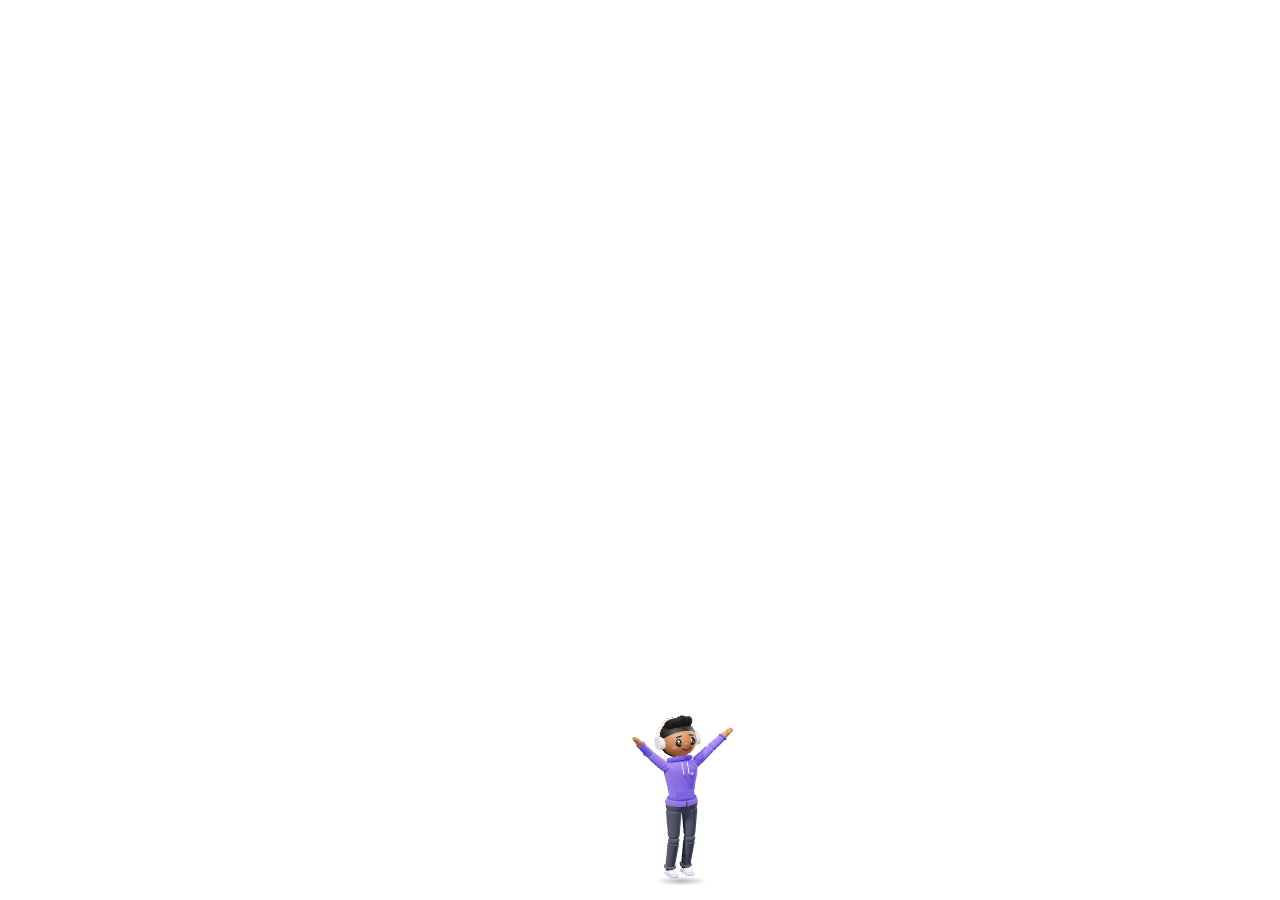
<file: LandingPage/companion/stage.html>
<!doctype html>
<html>
<head>
<meta charset="utf-8">
<meta name="viewport" content="width=device-width, initial-scale=1">
<title>OpenNotch companion</title>
<style>
  html, body { margin: 0; height: 100%; overflow: hidden; background: transparent; }
  #host { position: fixed; inset: 0; }
  canvas { display: block; }
</style>
</head>
<body>
<div id="host"></div>
<script type="module">
  // The desktop companion exactly as the app runs it (dreamer.js + three.js), in a web page.
  import { mount } from "./dreamer.js";
  try { localStorage.removeItem("dreamer:state"); } catch (e) { /* storage blocked */ }
  const q = new URLSearchParams(location.search);
  const floor = +(q.get("floor") || 18), delay = +(q.get("delay") || 250);
  const api = mount(document.getElementById("host"));
  api.setWorld({ w: innerWidth, h: innerHeight, floor, ceil: 0 });
  addEventListener("resize", () => api.setWorld({ w: innerWidth, h: innerHeight, floor, ceil: 0 }));
  // Arrive the way the app does on first launch: drop in from the top, land, ta-da.
  setTimeout(() => api.entrance(innerWidth / 2), delay);
</script>
</body>
</html>
</file>
<file: LandingPage/styles.css>
/* OpenNotch — landing page.
   Direction: a black display with a notch. Crisp white type, serif italic for emphasis, colour only where
   the product itself glows (the notch, approvals, the voice wave). Colours from the app: Theme.glow, panel. */
:root {
  color-scheme: dark;
  --bg: #050506;
  --ink: #f5f4f0;
  --dim: rgba(245, 244, 240, 0.62);
  --faint: rgba(245, 244, 240, 0.38);
  --line: rgba(255, 255, 255, 0.08);
  --line2: rgba(255, 255, 255, 0.14);
  --surface: #0b0b0e;
  --surface2: #111116;
  --panel: #090909;
  --g1: #5c8cff; --g2: #b066ff; --g3: #ff66ab; --g4: #ff9e4d;
  --glow: linear-gradient(100deg, var(--g1), var(--g2) 40%, var(--g3) 72%, var(--g4));
  --yellow: #ffd60a; --green: #32d74b; --cyan: #9eedff;
  --sans: -apple-system, BlinkMacSystemFont, "SF Pro Display", "Inter", system-ui, sans-serif;
  --serif: "Instrument Serif", "New York", Georgia, serif;
  --mono: "SF Mono", "JetBrains Mono", ui-monospace, Menlo, monospace;
  --r: 20px;
  --spring: cubic-bezier(.2, 1.3, .35, 1);
  --ease: cubic-bezier(.2, .8, .2, 1);
}
* { box-sizing: border-box; }
html { scroll-behavior: smooth; background: var(--bg); }
body { margin: 0; background: transparent; color: var(--ink); font-family: var(--sans); line-height: 1.5; -webkit-font-smoothing: antialiased; overflow-x: hidden; }
::selection { background: rgba(176,102,255,.45); }
a { color: inherit; }
code { font-family: var(--mono); font-size: .88em; background: rgba(255,255,255,.06); padding: .12em .42em; border-radius: 6px; }
h1, h2, h3 { margin: 0; letter-spacing: -0.035em; line-height: 1.02; font-weight: 700; }
h2 { font-size: clamp(38px, 5.6vw, 76px); }
h3 { font-size: 21px; font-weight: 650; letter-spacing: -0.02em; margin-top: 18px; }
h1 em, h2 em { font-family: var(--serif); font-style: italic; font-weight: 400; letter-spacing: -0.01em; }
.kicker { font: 600 12px/1 var(--mono); letter-spacing: .14em; text-transform: uppercase; color: var(--faint); margin: 0 0 22px; display: inline-flex; align-items: center; gap: 10px; }
.kicker::before { content: ""; width: 6px; height: 6px; border-radius: 50%; background: var(--green); box-shadow: 0 0 10px var(--green); }
.lede { font-size: clamp(17px, 1.5vw, 20px); color: var(--dim); max-width: 620px; }
.lede em { font-style: normal; color: var(--ink); }

/* ── pixel background ── */
#pixels { position: fixed; inset: 0; z-index: -1; pointer-events: none; }
body::after { content: ""; position: fixed; inset: 0; z-index: -1; pointer-events: none; background: radial-gradient(1200px 500px at 50% -120px, rgba(255,255,255,.06), transparent 70%); }

/* ── corners ── */
.corner { position: fixed; top: 14px; z-index: 60; }
.corner-r { right: 18px; }
.corner-l { left: 22px; top: 22px; font: 500 12px var(--mono); color: var(--faint); letter-spacing: .06em; }
@media (max-width: 760px) { .corner-l { display: none; } .corner-r span { display: none; } }
@media (max-width: 600px) { .corner-r { display: none; } }

/* ── buttons ── */
.btn { display: inline-flex; align-items: center; gap: 10px; padding: 14px 24px; border-radius: 999px; font-weight: 650; font-size: 16px; text-decoration: none; border: 1px solid transparent; transition: transform .3s var(--spring), background .2s, box-shadow .3s; cursor: pointer; }
.btn:hover { transform: translateY(-2px); }
.btn:active { transform: translateY(0) scale(.98); }
.btn-primary { background: var(--ink); color: #0a0a0c; box-shadow: 0 1px 0 rgba(255,255,255,.6) inset, 0 12px 30px -12px rgba(255,255,255,.35); }
.btn-ghost { background: rgba(255,255,255,.04); border-color: var(--line2); color: var(--ink); backdrop-filter: blur(10px); -webkit-backdrop-filter: blur(10px); }
.btn-ghost:hover { background: rgba(255,255,255,.09); }
.btn-sm { padding: 9px 15px; font-size: 14px; }
.cta { display: flex; gap: 12px; flex-wrap: wrap; justify-content: center; }

/* ═════ The site's notch ═════ */
.site-notch { position: fixed; top: 0; left: 50%; z-index: 70; transform: translateX(-50%); width: 420px; height: 46px; background: #000; border-radius: 0 0 22px 22px; outline: none; cursor: pointer;
  transition: width .6s var(--spring), height .6s var(--spring), border-radius .5s var(--ease), box-shadow .4s; box-shadow: 0 0 0 1px rgba(255,255,255,.06), 0 18px 40px -18px rgba(0,0,0,.9); }
.site-notch::before, .site-notch::after { content: ""; position: absolute; top: 0; width: 14px; height: 14px; background: radial-gradient(circle at 0 100%, transparent 13.5px, #000 14px); }
.site-notch::before { left: -14px; transform: scaleX(-1); }
.site-notch::after { right: -14px; }
.site-notch.open { width: min(760px, calc(100vw - 20px)); height: min(520px, calc(100vh - 40px)); border-radius: 0 0 34px 34px; cursor: default; background: var(--panel); box-shadow: 0 40px 100px -20px rgba(0,0,0,.95), 0 0 0 1px rgba(255,255,255,.08); }
.site-notch.approval { box-shadow: 0 0 0 1.5px rgba(255,214,10,.95), 0 0 34px rgba(255,214,10,.45); animation: pulse 1.3s ease-in-out infinite; }
@keyframes pulse { 50% { box-shadow: 0 0 0 1.5px rgba(255,214,10,.35), 0 0 12px rgba(255,214,10,.15); } }
.site-notch.listening { box-shadow: 0 0 0 1.5px rgba(158,237,255,.6), 0 0 30px rgba(158,237,255,.35); }
.glowring { position: absolute; inset: -1.5px; border-radius: inherit; padding: 1.5px; pointer-events: none; opacity: 0; transition: opacity .4s;
  background: conic-gradient(from var(--a, 0deg), var(--g1), var(--g2), var(--g3), var(--g4), var(--g1));
  -webkit-mask: linear-gradient(#000 0 0) content-box, linear-gradient(#000 0 0); -webkit-mask-composite: xor; mask-composite: exclude; animation: rot 5s linear infinite; }
.site-notch.open .glowring { opacity: .85; }
@property --a { syntax: "<angle>"; inherits: true; initial-value: 0deg; }
@keyframes rot { to { --a: 360deg; } }
.ears { position: absolute; inset: 0 0 auto 0; height: 46px; display: flex; align-items: center; justify-content: space-between; padding: 0 16px 0 10px; transition: opacity .2s; }
.site-notch.open .ears { opacity: 0; pointer-events: none; }
.brand { display: flex; align-items: center; gap: 6px; text-decoration: none; font-size: 14.5px; font-weight: 700; letter-spacing: -.01em; }
.ear-puff { width: 36px; height: 36px; }
.ear-right { font-size: 13px; font-weight: 650; text-align: right; line-height: 1.1; display: flex; align-items: center; gap: 8px; white-space: nowrap; }
.ear-right small { display: block; font: 700 9px var(--mono); letter-spacing: .12em; }
.ear-right > * { animation: earIn .45s var(--spring) both; }
@keyframes earIn { from { opacity: 0; transform: translateY(8px) scale(.9); } }
.ear-art { width: 26px; height: 26px; border-radius: 7px; background: linear-gradient(135deg, var(--g4), var(--g3) 55%, var(--g2)); }
.ear-wave { display: flex; gap: 2.5px; align-items: center; height: 22px; }
.ear-wave i { width: 3px; border-radius: 2px; background: linear-gradient(var(--cyan), var(--g2)); animation: bar .9s ease-in-out infinite; }
.ear-wave i:nth-child(2n) { animation-duration: .7s; } .ear-wave i:nth-child(3n) { animation-duration: 1.1s; animation-delay: -.3s; }
.ear-ring { width: 22px; height: 22px; border-radius: 50%; background: conic-gradient(var(--g4) var(--p, 70%), rgba(255,158,77,.2) 0); -webkit-mask: radial-gradient(circle, transparent 7px, #000 7.5px); mask: radial-gradient(circle, transparent 7px, #000 7.5px); }
.ear-lock { width: 12px; height: 10px; border-radius: 2px; background: var(--green); position: relative; margin-top: 4px; }
.ear-lock::before { content: ""; position: absolute; left: 2px; top: -6px; width: 4px; height: 5px; border: 2px solid var(--green); border-bottom: 0; border-radius: 5px 5px 0 0; }
.panel { position: absolute; inset: 0; padding: 18px 28px 18px; display: flex; flex-direction: column; opacity: 0; pointer-events: none; transition: opacity .2s; }
.site-notch.open .panel { opacity: 1; pointer-events: auto; transition-delay: .22s; }
.p-head { display: flex; align-items: center; gap: 12px; padding-bottom: 12px; border-bottom: 1px solid var(--line); margin-top: 8px; }
.p-head b { display: block; font-size: 16px; }
.p-head small { color: var(--cyan); font-weight: 600; font-size: 12.5px; }
.p-head kbd { margin-left: auto; color: var(--faint); font: 500 12px var(--mono); }
.p-puff { width: 38px; height: 38px; }
.p-body { flex: 1; overflow: hidden; padding: 14px 0 8px; display: flex; flex-direction: column; gap: 9px; font-size: 14.5px; }
.p-body > * { animation: rise .45s var(--spring) both; }
.p-body .bubble { align-self: flex-end; }
.p-nav { display: flex; flex-wrap: wrap; gap: 6px; padding-top: 12px; border-top: 1px solid var(--line); }
.p-nav a { text-decoration: none; padding: 7px 13px; border-radius: 999px; background: rgba(255,255,255,.05); font-size: 13.5px; font-weight: 600; color: var(--dim); transition: background .2s, color .2s; }
.p-nav a:hover { background: rgba(255,255,255,.12); color: var(--ink); }
@keyframes rise { from { opacity: 0; transform: translateY(12px) scale(.97); } }
@media (max-width: 560px) { .site-notch { width: 300px; } .brand b { display: none; } }

/* ═════ Hero ═════ */
.hero { position: relative; min-height: 100svh; display: flex; flex-direction: column; align-items: center; justify-content: flex-end; padding: 0 20px; overflow: hidden; }
.hero-pointer { position: absolute; top: 64px; left: 50%; transform: translateX(-50%); display: flex; flex-direction: column; align-items: center; gap: 6px; color: var(--faint); font: 500 12px var(--mono); letter-spacing: .08em; }
.hero-pointer i { order: -1; width: 1px; height: 46px; background: linear-gradient(transparent, var(--faint)); animation: drip 2.2s ease-in-out infinite; transform-origin: top; }
@keyframes drip { 0% { transform: scaleY(0); } 50% { transform: scaleY(1); } 100% { transform: scaleY(1); opacity: 0; } }
.hero-copy { position: relative; z-index: 4; text-align: center; display: flex; flex-direction: column; align-items: center; padding-bottom: 250px; margin-top: 170px; }
.hero h1 { font-size: clamp(44px, 6.4vw, 104px); font-weight: 700; letter-spacing: -0.055em; line-height: .98; max-width: 1300px; }
.hero h1 em { display: block; }
.hero h1 em { display: inline-block; background: var(--glow); -webkit-background-clip: text; background-clip: text; color: transparent; padding-right: .06em; }
.hero .lede { margin: 26px auto 32px; }
.hero-floor { position: absolute; left: 0; right: 0; bottom: 0; height: 230px; z-index: 3; }
.hero-floor::before { content: ""; position: absolute; left: 0; right: 0; bottom: 34px; height: 1px; background: linear-gradient(90deg, transparent, var(--line2) 20%, var(--line2) 80%, transparent); }
.hero-floor iframe { position: absolute; inset: 0; width: 100%; height: 100%; border: 0; background: transparent; color-scheme: normal; }
.floor-hint { position: absolute; right: 22px; bottom: 6px; margin: 0; font: 500 11.5px var(--mono); color: var(--faint); pointer-events: none; }
@media (max-width: 760px) { .hero-copy { padding-bottom: 230px; margin-top: 140px; } .hero-floor { height: 210px; } .floor-hint { left: 16px; right: auto; } }

/* ═════ Film ═════ */
.film { position: relative; height: 230vh; }
.film-sticky { position: sticky; top: 0; height: 100vh; display: flex; flex-direction: column; align-items: center; justify-content: center; overflow: hidden; }
.film-title { position: absolute; top: 14vh; margin: 0; font-size: clamp(28px, 3.6vw, 48px); font-weight: 600; letter-spacing: -.03em; text-align: center; opacity: calc(1 - var(--fp, 0) * 2.2); transform: translateY(calc(var(--fp, 0) * -40px)); }
.film-title em { font-family: var(--serif); font-style: italic; font-weight: 400; }
.film-frame { --s: calc(.56 + var(--fp, 0) * .44); width: min(100vw, 177.78vh); aspect-ratio: 16/9; transform: translateY(calc((1 - var(--fp, 0)) * 7vh)) scale(var(--s)); border-radius: calc(28px / var(--s) * (1 - var(--fp, 0))); overflow: hidden; background: #000;
  box-shadow: 0 0 0 1px var(--line2), 0 60px 160px -40px rgba(0,0,0,1), 0 0 140px -30px rgba(176,102,255,calc(.5 * (1 - var(--fp, 0)))); will-change: transform; }
.film-frame video { display: block; width: 100%; height: 100%; object-fit: cover; }
@media (max-width: 760px) { .film { height: auto; padding: 80px 16px 0; } .film-sticky { position: static; height: auto; } .film-title { position: static; margin-bottom: 24px; opacity: 1; transform: none; } .film-frame { width: 100%; transform: none; border-radius: 18px; } }

/* ═════ Stats ═════ */
.stats { display: grid; grid-template-columns: repeat(4, 1fr); max-width: 1120px; margin: 50px auto 0; padding: 0 clamp(16px, 4vw, 40px); }
.stat { padding: 26px 20px; border-left: 1px solid var(--line); }
.stat:first-child { border-left: 0; }
.stat b { display: block; font-size: clamp(40px, 5vw, 64px); font-weight: 700; letter-spacing: -.05em; line-height: 1; }
.stat span { color: var(--faint); font: 500 13px var(--mono); }
@media (max-width: 760px) { .stats { grid-template-columns: 1fr 1fr; } .stat:nth-child(3) { border-left: 0; } }

/* ═════ Sections ═════ */
.section { max-width: 1180px; margin: 0 auto; padding: clamp(110px, 14vw, 180px) clamp(16px, 4vw, 40px) 0; }
.sec-head { text-align: center; max-width: 820px; margin: 0 auto 60px; }
.sec-head p:not(.kicker) { color: var(--dim); font-size: 19px; margin-top: 20px; }

/* bento */
.bento { display: grid; grid-template-columns: repeat(3, 1fr); gap: 14px; }
.card { position: relative; padding: 22px; border-radius: var(--r); background: var(--surface); border: 1px solid var(--line); overflow: hidden; isolation: isolate; transition: border-color .3s, transform .5s var(--spring); }
.card::before { content: ""; position: absolute; inset: 0; z-index: -1; opacity: 0; transition: opacity .35s; background: radial-gradient(360px circle at var(--mx, 50%) var(--my, 0%), rgba(255,255,255,.06), transparent 60%); }
.card::after { content: ""; position: absolute; inset: 0; border-radius: inherit; padding: 1px; pointer-events: none; opacity: 0; transition: opacity .35s;
  background: radial-gradient(240px circle at var(--mx, 50%) var(--my, 0%), rgba(176,102,255,.9), rgba(92,140,255,.4) 40%, transparent 70%);
  -webkit-mask: linear-gradient(#000 0 0) content-box, linear-gradient(#000 0 0); -webkit-mask-composite: xor; mask-composite: exclude; }
.card:hover::before, .card:hover::after { opacity: 1; }
.card p { color: var(--dim); margin: 6px 0 0; font-size: 15px; }
.c-ai { grid-column: span 2; grid-row: span 2; }
.c-more { grid-column: span 2; }
@media (max-width: 960px) { .bento { grid-template-columns: 1fr 1fr; } .c-ai, .c-more { grid-column: span 2; } .c-ai { grid-row: auto; } }
@media (max-width: 620px) { .bento { grid-template-columns: 1fr; } .c-ai, .c-more { grid-column: auto; } }
.vis { height: 190px; border-radius: 14px; background: #060608; border: 1px solid var(--line); position: relative; overflow: hidden; display: flex; flex-direction: column; justify-content: center; padding: 18px; gap: 10px; }
.c-ai .vis { height: 360px; justify-content: flex-start; padding: 22px; background: var(--panel); }

.bubble { align-self: flex-end; padding: 9px 17px; border-radius: 18px; font-weight: 600; background: linear-gradient(135deg, #3b6bff, #734df2); }
.trow { display: flex; align-items: center; gap: 12px; padding: 10px 13px; border-radius: 12px; background: rgba(255,255,255,.045); font-weight: 600; font-size: 14.5px; }
.trow i { width: 24px; height: 24px; border-radius: 50%; flex: none; background: color-mix(in srgb, var(--c) 25%, transparent); box-shadow: inset 0 0 0 7px color-mix(in srgb, var(--c) 25%, transparent), inset 0 0 0 9px var(--c); }
.trow code { background: none; color: var(--faint); font-size: 12.5px; padding: 0; }
.trow .ok { margin-left: auto; width: 21px; height: 21px; border-radius: 50%; background: var(--green); flex: none; position: relative; }
.trow .ok::after { content: ""; position: absolute; left: 7px; top: 4px; width: 5px; height: 10px; border: solid #03210b; border-width: 0 2.5px 2.5px 0; transform: rotate(45deg); }
.ans { margin: 4px 0 0; color: rgba(255,255,255,.9); font-size: 16.5px; }
.reveal.in .vis-ai > * { animation: rise .5s var(--spring) both; }
.reveal.in .vis-ai > :nth-child(2) { animation-delay: .5s; } .reveal.in .vis-ai > :nth-child(3) { animation-delay: .8s; }
.reveal.in .vis-ai > :nth-child(4) { animation-delay: 1.1s; } .reveal.in .vis-ai > :nth-child(5) { animation-delay: 1.5s; }

.clip { display: flex; align-items: center; gap: 12px; padding: 10px 12px; border-radius: 11px; background: rgba(255,255,255,.045); font-weight: 600; font-size: 13.5px; white-space: nowrap; overflow: hidden; text-overflow: ellipsis; }
.clip i { width: 24px; height: 24px; border-radius: 7px; background: color-mix(in srgb, var(--c) 40%, transparent); flex: none; }
.clip.new { background: rgba(92,140,255,.13); animation: drop-in 4s var(--spring) infinite; }
@keyframes drop-in { 0% { transform: translateY(-50px); opacity: 0; } 12%, 100% { transform: none; opacity: 1; } }

.vis-shelf { align-items: center; }
.tray { display: flex; gap: 8px; width: 100%; margin-top: auto; }
.tray span { flex: 1; text-align: center; padding: 13px 4px; border: 1.5px dashed rgba(255,255,255,.18); border-radius: 12px; font-size: 12px; font-weight: 650; color: var(--dim); }
.tray .hot { animation: hot 3.2s infinite; }
@keyframes hot { 0%, 35% { border-color: rgba(255,255,255,.18); background: none; color: var(--dim); } 45%, 100% { border-color: rgba(140,170,255,.9); background: rgba(92,140,255,.16); color: #fff; } }
.file { width: 44px; height: 56px; border-radius: 6px 13px 6px 6px; background: #f4f4f8; position: absolute; left: 20px; top: 14px; box-shadow: 0 10px 20px rgba(0,0,0,.5); display: grid; place-items: end center; padding-bottom: 8px; }
.file b { background: #ff5e5e; color: #fff; font-size: 10px; padding: 2px 5px; border-radius: 3px; }
.f-drag { animation: drag 3.2s var(--ease) infinite; }
@keyframes drag { 0% { transform: translate(0, 0) rotate(-8deg); opacity: 0; } 10% { opacity: 1; } 45% { transform: translate(calc(50% + 70px), 46px) rotate(4deg); } 70% { transform: translate(calc(50% + 70px), 70px) scale(.5); opacity: 0; } 100% { opacity: 0; } }

.vis-cal { gap: 8px; }
.ev { padding: 11px 15px; border-radius: 11px; font-weight: 650; font-size: 14px; background: color-mix(in srgb, var(--c) 22%, transparent); border-left: 3px solid var(--c); transform-origin: left; }
.reveal.in .ev { animation: grow .7s var(--spring) both; animation-delay: calc(var(--y) * .15s + .2s); }
@keyframes grow { from { transform: scaleX(.1); opacity: 0; } }

.vis-music { flex-direction: row; align-items: center; gap: 24px; justify-content: center; }
.art { width: 108px; height: 108px; border-radius: 16px; background: repeating-radial-gradient(circle at 50% 50%, rgba(255,255,255,.16) 0 2px, transparent 2px 12px), linear-gradient(135deg, var(--g4), var(--g3) 55%, var(--g2)); animation: spin 9s linear infinite; }
@keyframes spin { to { transform: rotate(360deg); } }
.wave { display: flex; gap: 6px; align-items: center; height: 80px; }
.wave i, .bigwave i { width: 7px; border-radius: 6px; background: linear-gradient(var(--cyan), var(--g2)); animation: bar 1s ease-in-out infinite; }
.wave i:nth-child(odd), .bigwave i:nth-child(odd) { animation-duration: .8s; }
.wave i:nth-child(3n), .bigwave i:nth-child(3n) { animation-duration: 1.25s; animation-delay: -.3s; }
.wave i:nth-child(4n), .bigwave i:nth-child(4n) { animation-delay: -.6s; }
@keyframes bar { 0%, 100% { height: 18%; } 50% { height: 100%; } }

.vis-timer { align-items: center; }
.vis-timer svg { width: 148px; height: 148px; transform: rotate(-90deg); }
.vis-timer circle { fill: none; stroke-width: 9; }
.vis-timer .track { stroke: rgba(255,255,255,.07); }
.vis-timer .ring { stroke: url(#tg); stroke-linecap: round; stroke-dasharray: 314; stroke-dashoffset: 314; }
.reveal.in .vis-timer .ring { animation: ring 6s var(--ease) infinite; }
@keyframes ring { 0% { stroke-dashoffset: 314; } 30%, 100% { stroke-dashoffset: 40; } }
.vis-timer b { position: absolute; font-size: 30px; font-weight: 700; font-variant-numeric: tabular-nums; }

.vis-ok { align-items: center; }
.mini-notch { width: 100%; max-width: 320px; height: 66px; border-radius: 0 0 24px 24px; background: #000; display: flex; align-items: center; justify-content: space-between; padding: 0 18px; animation: pulse 1.3s ease-in-out infinite; box-shadow: 0 0 0 1.5px rgba(255,214,10,.95), 0 0 34px rgba(255,214,10,.45); }
.mini-notch div { text-align: right; }
.mini-notch small { display: block; color: var(--yellow); font: 700 9.5px var(--mono); letter-spacing: .12em; }
.mini-notch b { font-size: 15px; }
.mini-puff { width: 48px; height: 48px; }

.more { list-style: none; padding: 0; margin: 0; display: grid; grid-template-columns: 1fr 1fr; gap: 12px 24px; }
.more li { color: var(--dim); font-size: 15px; padding-left: 18px; position: relative; }
.more li::before { content: ""; position: absolute; left: 0; top: 9px; width: 6px; height: 6px; border-radius: 50%; background: var(--faint); }
.more b { color: var(--ink); font-weight: 650; }
@media (max-width: 620px) { .more { grid-template-columns: 1fr; } }

/* ═════ Voice ═════ */
.voice { margin-top: clamp(110px, 14vw, 180px); padding: clamp(90px, 12vw, 150px) 24px; text-align: center; position: relative; overflow: hidden; border-block: 1px solid var(--line); background: linear-gradient(#050506, #07080c 50%, #050506); }
.voice-inner { max-width: 1000px; margin: 0 auto; display: flex; flex-direction: column; align-items: center; }
.huge { font-size: clamp(72px, 15vw, 210px); font-weight: 700; letter-spacing: -.065em; line-height: .9; }
.huge em, .voice .huge { font-family: var(--sans); }
.say { margin: 34px 0 6px; display: inline-flex; align-items: center; gap: 14px; padding: 14px 26px; border-radius: 999px; border: 1px solid rgba(158,237,255,.35); background: rgba(158,237,255,.06); font-size: clamp(18px, 2.3vw, 27px); font-weight: 600; min-height: 66px; }
.say .mic { width: 12px; height: 20px; border-radius: 8px; background: var(--cyan); box-shadow: 0 0 0 4px rgba(158,237,255,.2); animation: micp 1.2s ease-in-out infinite; }
@keyframes micp { 50% { box-shadow: 0 0 0 10px rgba(158,237,255,0); } }
#sayText .w { opacity: .16; transition: opacity .2s; } #sayText .w.on { opacity: 1; }
.bigwave { display: flex; gap: 7px; align-items: center; height: 110px; margin: 22px 0; }
.voice .lede { margin: 6px auto 0; }

/* ═════ Split sections ═════ */
.split { display: grid; grid-template-columns: 1fr 1.1fr; gap: 64px; align-items: center; }
.split-copy p { color: var(--dim); font-size: 18px; }
.split-copy h2 { margin-bottom: 20px; font-size: clamp(38px, 4.6vw, 64px); }
@media (max-width: 900px) { .split, .privacy, .puff-sec { grid-template-columns: 1fr !important; } }
.code { border-radius: var(--r); background: #0a0a0d; border: 1px solid var(--line2); overflow: hidden; box-shadow: 0 50px 100px -40px rgba(0,0,0,1); }
.code-bar { display: flex; align-items: center; gap: 8px; padding: 13px 18px; border-bottom: 1px solid var(--line); font: 500 12.5px var(--mono); color: var(--faint); }
.code-bar i { width: 11px; height: 11px; border-radius: 50%; background: #3a3a40; }
.code-bar span { margin-left: 10px; }
.code pre { margin: 0; padding: 22px 24px; overflow-x: auto; font-family: var(--mono); font-size: 14px; line-height: 1.75; }
.code pre code { background: none; padding: 0; font-size: inherit; }
.code .k { color: #9db8ff; } .code .s { color: #f6b7d2; } .code .p { color: rgba(255,255,255,.45); } .code .c { color: rgba(255,255,255,.32); }
.copy { margin-left: auto; background: rgba(255,255,255,.06); color: var(--ink); border: 1px solid var(--line2); border-radius: 8px; padding: 5px 12px; font: 600 12px var(--sans); cursor: pointer; }
.connectors { display: flex; flex-wrap: wrap; gap: 8px; padding: 0 24px 24px; }
.connectors span { padding: 7px 13px 7px 11px; border-radius: 999px; background: rgba(255,255,255,.04); border: 1px solid var(--line); font-weight: 600; font-size: 13.5px; display: inline-flex; gap: 8px; align-items: center; }
.connectors span::before { content: ""; width: 7px; height: 7px; border-radius: 50%; background: var(--green); box-shadow: 0 0 8px var(--green); }
.connectors .any { color: var(--dim); } .connectors .any::before { background: var(--faint); box-shadow: none; }

/* privacy */
.privacy { display: grid; grid-template-columns: 1.05fr 1fr; gap: 64px; align-items: center; }
.vault { position: relative; padding: 40px 20px; }
.laptop { max-width: 520px; margin: 0 auto; position: relative; }
.lscreen { position: relative; aspect-ratio: 16/10.4; border-radius: 20px 20px 6px 6px; border: 2px solid rgba(255,255,255,.22); background: #08080b; display: grid; place-items: center; overflow: hidden; }
.reveal.in .lscreen { animation: shield 3s ease-in-out .8s infinite; }
@keyframes shield { 0%, 100% { box-shadow: 0 0 0 10px rgba(50,215,75,0), 0 0 40px rgba(50,215,75,.08); } 50% { box-shadow: 0 0 0 10px rgba(50,215,75,.06), 0 0 60px rgba(50,215,75,.25); } }
.lnotch { position: absolute; top: 0; left: 50%; transform: translateX(-50%); width: 90px; height: 18px; background: #000; border-radius: 0 0 9px 9px; }
.folder { width: 150px; height: 104px; border-radius: 6px 12px 12px 12px; background: linear-gradient(160deg, #6f8fff, #4c6ee0); position: relative; margin-top: -10px; box-shadow: 0 24px 50px -16px rgba(92,140,255,.7); }
.folder::before { content: ""; position: absolute; top: -12px; left: 0; width: 58px; height: 16px; border-radius: 6px 6px 0 0; background: #6f8fff; }
.lock { position: absolute; left: 50%; top: 50%; width: 42px; height: 42px; margin: -21px; border-radius: 50%; background: #fff; }
.lock::before { content: ""; position: absolute; left: 13px; top: 18px; width: 16px; height: 13px; border-radius: 3px; background: #4c6ee0; }
.lock::after { content: ""; position: absolute; left: 15px; top: 9px; width: 8px; height: 10px; border: 3px solid #4c6ee0; border-bottom: 0; border-radius: 8px 8px 0 0; }
.lscreen code { position: absolute; bottom: 13%; font-size: 11.5px; color: var(--faint); background: none; }
.chip { position: absolute; padding: 6px 13px; border-radius: 999px; font-size: 12.5px; font-weight: 650; background: rgba(255,255,255,.08); border: 1px solid var(--line2); opacity: 0; }
.chip.c1 { left: 8%; top: 20%; } .chip.c2 { right: 8%; top: 22%; } .chip.c3 { left: 6%; bottom: 30%; } .chip.c4 { right: 7%; bottom: 32%; }
.reveal.in .chip { animation: suck 3.4s var(--ease) infinite; }
.reveal.in .chip.c2 { animation-delay: .4s; } .reveal.in .chip.c3 { animation-delay: .8s; } .reveal.in .chip.c4 { animation-delay: 1.2s; }
@keyframes suck { 0% { opacity: 0; transform: none; } 15% { opacity: 1; } 55% { opacity: 1; transform: none; } 80%, 100% { opacity: 0; transform: translate(var(--tx, 0), var(--ty, 0)) scale(.3); } }
.chip.c1 { --tx: 160px; --ty: 70px; } .chip.c2 { --tx: -160px; --ty: 60px; } .chip.c3 { --tx: 170px; --ty: -40px; } .chip.c4 { --tx: -160px; --ty: -40px; }
.lbase { height: 14px; margin: 0 -40px; border-radius: 0 0 18px 18px; background: linear-gradient(rgba(255,255,255,.2), rgba(255,255,255,.06)); }
.nocloud { position: absolute; right: 4%; top: 0; width: 76px; height: 76px; border-radius: 50%; border: 1.5px solid rgba(255,90,90,.6); background: rgba(255,90,90,.08); }
.nocloud::before { content: "☁"; position: absolute; inset: 0; display: grid; place-items: center; font-size: 38px; color: rgba(255,255,255,.8); }
.nocloud::after { content: ""; position: absolute; left: 11px; top: 36px; width: 54px; height: 4px; border-radius: 3px; background: #ff5e5e; transform: rotate(-45deg); }
.checks { list-style: none; padding: 0; margin: 26px 0 0; display: grid; gap: 15px; }
.checks li { position: relative; padding-left: 38px; font-size: 17.5px; font-weight: 550; }
.checks li::before { content: ""; position: absolute; left: 0; top: 2px; width: 24px; height: 24px; border-radius: 50%; border: 1.5px solid var(--green); background: rgba(50,215,75,.1); }
.checks li::after { content: ""; position: absolute; left: 9px; top: 7px; width: 5px; height: 10px; border: solid var(--green); border-width: 0 2px 2px 0; transform: rotate(45deg); }
.fine { font-size: 13.5px !important; color: var(--faint) !important; margin-top: 22px; }

/* providers */
.providers { display: grid; grid-template-columns: repeat(4, 1fr); gap: 14px; }
.prov { padding: 24px; border-radius: var(--r); background: var(--surface); border: 1px solid var(--line); transition: border-color .3s, transform .4s var(--spring); }
.prov:hover { border-color: var(--line2); transform: translateY(-3px); }
.prov b { font-size: 17.5px; }
.prov p { color: var(--dim); margin: 8px 0 0; font-size: 15px; }
@media (max-width: 960px) { .providers { grid-template-columns: 1fr 1fr; } }
@media (max-width: 560px) { .providers { grid-template-columns: 1fr; } }

/* Puff */
.puff-sec { display: grid; grid-template-columns: 1fr 1fr; gap: 50px; align-items: center; }
.puff-stage { position: relative; aspect-ratio: 1; max-width: 480px; width: 100%; margin: 0 auto; }
.puff-stage::before { content: ""; position: absolute; inset: 12%; border-radius: 50%; border: 1px dashed var(--line2); animation: spin 40s linear infinite; }
#bigPuff { position: relative; width: 100%; height: 100%; cursor: pointer; touch-action: manipulation; }
.puff-say { position: absolute; top: 8%; left: 58%; padding: 8px 15px; border-radius: 16px 16px 16px 4px; background: var(--ink); color: #121216; font-weight: 700; opacity: 0; transform: scale(.6); transition: .35s var(--spring); pointer-events: none; }
.puff-say.on { opacity: 1; transform: none; }
.try { color: var(--ink) !important; }
.try b { font-family: var(--serif); font-style: italic; font-weight: 400; font-size: 1.15em; }

/* companion stage */
.stage { display: grid; grid-template-columns: 1.6fr 1fr; gap: 24px; align-items: stretch; }
.stage-wrap { --k: 1.7; position: relative; height: 560px; border-radius: 24px; overflow: hidden; border: 1px solid var(--line2); background: radial-gradient(70% 45% at 50% 100%, rgba(255,255,255,.06), transparent 70%), #08080b; }
.stage-wrap::after { content: ""; position: absolute; left: 0; right: 0; bottom: 0; height: 31px; border-top: 1px solid var(--line); background: rgba(255,255,255,.015); pointer-events: none; }
.stage-wrap iframe { position: absolute; left: 0; top: 0; border: 0; width: calc(100% / var(--k)); height: calc(100% / var(--k)); transform: scale(var(--k)); transform-origin: 0 0; background: transparent; color-scheme: normal; }
.stage-notch { position: absolute; top: 0; left: 50%; transform: translateX(-50%); width: 190px; height: 32px; background: #000; border-radius: 0 0 15px 15px; z-index: 2; pointer-events: none; box-shadow: 0 0 0 1px rgba(255,255,255,.06); }
.stage-live { position: absolute; left: 18px; top: 16px; z-index: 2; display: flex; align-items: center; gap: 8px; font: 600 11px var(--mono); letter-spacing: .1em; text-transform: uppercase; color: var(--faint); pointer-events: none; }
.stage-live i { width: 7px; height: 7px; border-radius: 50%; background: #ff4d6d; box-shadow: 0 0 10px #ff4d6d; animation: micp 1.4s infinite; }
.stage-ui { display: flex; flex-direction: column; gap: 16px; justify-content: center; }
.avs { display: grid; grid-template-columns: 1fr 1fr; gap: 10px; }
.av { all: unset; cursor: pointer; display: flex; align-items: center; gap: 12px; padding: 9px 14px; border-radius: 16px; background: var(--surface); border: 1px solid var(--line); font-weight: 650; transition: transform .3s var(--spring), border-color .2s, background .2s; }
.av:hover { transform: translateY(-2px); border-color: var(--line2); }
.av.on { border-color: rgba(255,255,255,.5); background: var(--surface2); }
.av img { width: 50px; height: 50px; object-fit: cover; transform: scale(1.7) translateY(6%); }
.av b { width: 50px; text-align: center; font-family: var(--serif); font-style: italic; font-weight: 400; font-size: 34px; }
.av.soon { cursor: default; color: var(--dim); border-style: dashed; }
.av:focus-visible, .act:focus-visible, .site-notch:focus-visible { outline: 2px solid var(--g2); outline-offset: 2px; }
.acts { display: flex; flex-wrap: wrap; gap: 8px; }
.act { all: unset; cursor: pointer; padding: 10px 16px; border-radius: 999px; background: rgba(255,255,255,.05); border: 1px solid var(--line2); font-weight: 600; font-size: 14.5px; transition: transform .25s var(--spring), background .2s; }
.act:hover { transform: translateY(-2px); background: rgba(255,255,255,.1); }
.act.on { background: var(--ink); color: #0a0a0c; }
.tiny { color: var(--faint); font: 500 12.5px var(--mono); margin: 0; }
@media (max-width: 900px) { .stage { grid-template-columns: 1fr; } .stage-wrap { height: 440px; --k: 1.4; } }

/* install */
.steps { display: grid; grid-template-columns: repeat(3, 1fr); gap: 14px; margin-bottom: 22px; }
.step { padding: 24px; border-radius: var(--r); background: var(--surface); border: 1px solid var(--line); }
.step span { display: inline-block; font: 500 13px var(--mono); color: var(--faint); margin-bottom: 14px; }
.step span::before { content: "0"; }
.step b { display: block; font-size: 19px; }
.step p { color: var(--dim); margin: 6px 0 0; }
@media (max-width: 760px) { .steps { grid-template-columns: 1fr; } }

/* faq */
.faq { max-width: 820px; }
.faq details { border-bottom: 1px solid var(--line); padding: 22px 4px; }
.faq summary { cursor: pointer; font-weight: 600; font-size: 19px; list-style: none; display: flex; justify-content: space-between; gap: 20px; }
.faq summary::-webkit-details-marker { display: none; }
.faq summary::after { content: "+"; color: var(--faint); font-size: 26px; line-height: 1; transition: transform .3s var(--spring); }
.faq details[open] summary::after { transform: rotate(45deg); }
.faq details p { color: var(--dim); margin: 12px 0 0; }

/* final */
.final { text-align: center; padding: clamp(120px, 15vw, 200px) 24px 140px; display: flex; flex-direction: column; align-items: center; gap: 30px; }
.final h2 { font-size: clamp(52px, 9vw, 130px); letter-spacing: -.055em; }
.final-puff { width: 150px; height: 150px; }
.foot { display: flex; justify-content: space-between; flex-wrap: wrap; gap: 12px; padding: 28px clamp(16px, 4vw, 40px); border-top: 1px solid var(--line); color: var(--faint); font: 500 13px var(--mono); }
.foot a { color: var(--dim); }

/* reveal on scroll */
.reveal { opacity: 0; transform: translateY(26px); filter: blur(6px); transition: opacity .9s var(--ease), transform 1s var(--spring), filter .9s var(--ease); }
.reveal.in { opacity: 1; transform: none; filter: none; }

@media (prefers-reduced-motion: reduce) {
  *, *::before, *::after { animation: none !important; transition: none !important; }
  .reveal { opacity: 1; transform: none; filter: none; }
}

/* ═════ vignette on the dot field ═════ */
#pixels { -webkit-mask: radial-gradient(130% 100% at 50% 0%, #000 45%, rgba(0,0,0,.35) 75%, transparent 100%); mask: radial-gradient(130% 100% at 50% 0%, #000 45%, rgba(0,0,0,.35) 75%, transparent 100%); }

/* ═════ manifesto: words light up with scroll ═════ */
.manifesto { max-width: 1100px; margin: 0 auto; padding: clamp(120px, 16vw, 220px) clamp(20px, 4vw, 40px) clamp(40px, 6vw, 80px); }
.mf { font-size: clamp(30px, 4.4vw, 60px); font-weight: 600; letter-spacing: -.035em; line-height: 1.12; margin: 0; }
.mf .w { color: rgba(245,244,240,.14); transition: color .35s; }
.mf .w.on { color: var(--ink); }
.mf .w.em { font-family: var(--serif); font-style: italic; font-weight: 400; letter-spacing: -.01em; }

/* ═════ pinned showcase ═════ */
.showcase { position: relative; height: 520vh; }
.sc-sticky { position: sticky; top: 0; height: 100vh; max-width: 1240px; margin: 0 auto; padding: 70px clamp(16px, 4vw, 40px) 30px; display: grid; grid-template-columns: .9fr 1.25fr; gap: 56px; align-items: center; }
.sc-copy h2 { font-size: clamp(40px, 5vw, 72px); margin-bottom: 34px; }
.sc-list { list-style: none; margin: 0; padding: 0; counter-reset: sc; display: grid; gap: 4px; }
.sc-list li { counter-increment: sc; padding: 14px 0 14px 46px; position: relative; border-top: 1px solid var(--line); color: var(--faint); transition: color .4s; }
.sc-list li::before { content: "0" counter(sc); position: absolute; left: 0; top: 16px; font: 500 12px var(--mono); }
.sc-list li b { display: block; font-size: 20px; font-weight: 650; letter-spacing: -.02em; transition: color .4s; }
.sc-list li span { display: block; max-height: 0; overflow: hidden; opacity: 0; transition: max-height .5s var(--ease), opacity .4s; color: var(--dim); font-size: 15.5px; }
.sc-list li.on { color: var(--ink); }
.sc-list li.on span { max-height: 50px; opacity: 1; margin-top: 4px; }
.sc-list li.on::after { content: ""; position: absolute; left: 0; top: -1px; height: 1px; width: var(--p, 0%); background: var(--ink); }
.sc-stage { perspective: 1400px; position: relative; }
.big-notch { position: relative; height: min(520px, 62vh); background: var(--panel); border-radius: 0 0 40px 40px; box-shadow: 0 0 0 1px rgba(255,255,255,.08), 0 60px 120px -40px rgba(0,0,0,1), 0 0 120px -40px rgba(176,102,255,.35);
  transform: rotateX(var(--rx, 6deg)) rotateY(var(--ry, -8deg)); transform-style: preserve-3d; transition: transform .6s var(--ease); overflow: hidden; }
.big-notch::before { content: ""; position: absolute; top: 0; left: 50%; transform: translateX(-50%); width: 34%; height: 30px; background: #000; border-radius: 0 0 16px 16px; z-index: 3; }
.big-notch::after { content: ""; position: absolute; inset: 0; border-radius: inherit; padding: 1.5px; pointer-events: none; background: conic-gradient(from var(--a, 0deg), var(--g1), var(--g2), var(--g3), var(--g4), var(--g1)); -webkit-mask: linear-gradient(#000 0 0) content-box, linear-gradient(#000 0 0); -webkit-mask-composite: xor; mask-composite: exclude; opacity: .7; animation: rot 6s linear infinite; }
.bn-tabs { position: absolute; top: 44px; left: 0; right: 0; display: flex; justify-content: center; gap: 10px; z-index: 2; }
.bn-tabs i { font-style: normal; width: 40px; height: 34px; display: grid; place-items: center; border-radius: 11px; color: var(--faint); font-size: 16px; transition: background .35s, color .35s; }
.bn-tabs i.on { background: rgba(92,140,255,.22); color: #fff; box-shadow: inset 0 0 0 1px rgba(140,170,255,.6); }
.bn-pane { position: absolute; inset: 96px 34px 30px; display: flex; flex-direction: column; gap: 10px; opacity: 0; transform: translateX(60px) scale(.98); filter: blur(6px); transition: opacity .45s var(--ease), transform .6s var(--spring), filter .45s; pointer-events: none; }
.bn-pane.on { opacity: 1; transform: none; filter: none; }
.bn-pane.gone { transform: translateX(-60px) scale(.98); }
.bn-pane header { display: flex; align-items: baseline; gap: 12px; margin-bottom: 6px; }
.bn-pane header b { font-size: 26px; letter-spacing: -.03em; }
.bn-pane header small { color: var(--faint); font-size: 13.5px; }
.bn-pane .clip { font-size: 15px; padding: 13px 14px; }
.bn-pane .clip em { margin-left: auto; font-style: normal; color: var(--faint); font: 500 12px var(--mono); }
.bn-pane .clip.new { animation: none; }
.bn-pane.on .clip.new { animation: slotIn .7s var(--spring) .25s both; }
.bn-pane.on .clip:not(.new) { animation: pushDown .6s var(--spring) .25s both; }
@keyframes slotIn { from { opacity: 0; transform: translateY(-40px) scale(.95); background: rgba(92,140,255,.35); } }
@keyframes pushDown { from { transform: translateY(-58px); } }
.drop { position: relative; flex: 1; display: grid; grid-template-columns: repeat(3, 1fr); gap: 12px; }
.drop span { display: grid; place-content: center; text-align: center; gap: 6px; border: 1.5px dashed rgba(255,255,255,.18); border-radius: 18px; font-weight: 650; color: var(--dim); font-size: 15px; line-height: 1.6; }
.bn-pane.on .drop .hot { animation: hot 2.4s .4s infinite both; }
.f-fall { left: 8%; top: -40px; width: 54px; height: 68px; opacity: 0; }
.bn-pane.on .f-fall { animation: fall 2.4s var(--ease) .2s infinite both; }
@keyframes fall { 0% { transform: translate(0, -40px) rotate(-10deg); opacity: 0; } 15% { opacity: 1; } 50% { transform: translate(calc(var(--w, 300px) * .9), 110px) rotate(4deg); opacity: 1; } 70% { transform: translate(calc(var(--w, 300px) * .9), 150px) scale(.4); opacity: 0; } 100% { opacity: 0; } }
.cal2 { display: grid; grid-template-columns: 1.4fr 1fr; gap: 20px; }
.evs { display: grid; gap: 10px; }
.bn-pane .ev { padding: 15px 18px; font-size: 15px; transform-origin: left; }
.bn-pane.on .ev { animation: grow .7s var(--spring) both; animation-delay: calc(var(--y) * .12s + .2s); }
.rem { list-style: none; margin: 0; padding: 0; display: grid; gap: 14px; align-content: start; }
.rem li { position: relative; padding-left: 32px; font-weight: 600; }
.rem li::before { content: ""; position: absolute; left: 0; top: 1px; width: 20px; height: 20px; border-radius: 50%; border: 2px solid rgba(255,255,255,.4); }
.bn-pane.on .rem li.done::before { animation: tick .4s var(--spring) .8s both; }
.bn-pane.on .rem li.done { animation: strike .3s 1s both; }
@keyframes tick { to { background: var(--g4); border-color: var(--g4); } }
@keyframes strike { to { color: var(--faint); text-decoration: line-through; } }
.player { display: flex; gap: 26px; align-items: center; flex: 1; }
.player .art { width: 180px; height: 180px; border-radius: 24px; flex: none; }
.pmeta { flex: 1; display: grid; gap: 6px; }
.pmeta b { font-size: 30px; letter-spacing: -.03em; }
.pmeta small { color: var(--dim); font-size: 16px; }
.scrub { height: 6px; border-radius: 3px; background: rgba(255,255,255,.12); margin: 14px 0 4px; overflow: hidden; }
.scrub i { display: block; height: 100%; width: 30%; background: var(--glow); }
.bn-pane.on .scrub i { animation: scrub 14s linear both; }
@keyframes scrub { to { width: 80%; } }
.pmeta .wave { height: 60px; }
.vis-timer.big { flex: 1; display: grid; place-items: center; position: relative; }
.vis-timer.big svg { width: 260px; height: 260px; transform: rotate(-90deg); }
.vis-timer.big b { position: absolute; font-size: 54px; font-weight: 700; font-variant-numeric: tabular-nums; letter-spacing: -.03em; }
.vis-timer.big .ring { stroke-dasharray: 314; stroke-dashoffset: 314; }
.bn-pane.on .vis-timer.big .ring { animation: ring2 1.6s var(--spring) both; }
@keyframes ring2 { to { stroke-dashoffset: 6; } }
.vis-timer circle { fill: none; stroke-width: 9; } .vis-timer .track { stroke: rgba(255,255,255,.07); } .vis-timer .ring { stroke-linecap: round; }
.sc-progress { margin: 26px auto 0; width: 60%; height: 2px; background: var(--line); border-radius: 2px; overflow: hidden; }
.sc-progress i { display: block; height: 100%; width: 0; background: var(--ink); }
@media (max-width: 900px) {
  .sc-sticky { grid-template-columns: 1fr; gap: 20px; align-content: center; padding-top: 70px; }
  .sc-copy h2 { font-size: 38px; margin-bottom: 10px; }
  .sc-list li { padding: 8px 0 8px 40px; } .sc-list li:not(.on) { display: none; }
  .big-notch { height: 50vh; --rx: 0deg !important; --ry: 0deg !important; }
  .bn-pane { inset: 86px 18px 20px; } .player .art { width: 110px; height: 110px; } .cal2 { grid-template-columns: 1fr; } .rem { display: none; }
}

/* ═════ bento extras ═════ */
.vis-sched { gap: 9px; }
.cron { display: grid; grid-template-columns: 1fr auto; grid-template-rows: auto auto; column-gap: 12px; padding: 10px 13px; border-radius: 11px; background: rgba(255,255,255,.045); }
.cron b { font-size: 13.5px; } .cron span { grid-row: 2; color: var(--dim); font-size: 13px; }
.tog { grid-row: 1 / 3; align-self: center; width: 38px; height: 22px; border-radius: 11px; background: rgba(255,255,255,.15); position: relative; }
.tog::after { content: ""; position: absolute; left: 3px; top: 3px; width: 16px; height: 16px; border-radius: 50%; background: #fff; transition: transform .3s var(--spring); }
.tog.on { background: var(--green); } .tog.on::after { transform: translateX(16px); }

/* ═════ marquee of voice commands ═════ */
.marquee { width: 100vw; overflow: hidden; margin: 10px 0 26px; -webkit-mask: linear-gradient(90deg, transparent, #000 15%, #000 85%, transparent); mask: linear-gradient(90deg, transparent, #000 15%, #000 85%, transparent); }
.mq-track { display: flex; gap: 14px; width: max-content; animation: mq 40s linear infinite; }
.mq-track span { padding: 10px 20px; border-radius: 999px; border: 1px solid var(--line2); color: var(--dim); font-weight: 550; white-space: nowrap; }
@keyframes mq { to { transform: translateX(-50%); } }
.marquee:hover .mq-track { animation-play-state: paused; }

/* ═════ eclipse rim hanging from the notch ═════ */
.eclipse { position: absolute; left: 50%; top: 0; width: 2400px; height: 2400px; border-radius: 50%; transform: translate(-50%, -2215px); background: #000; pointer-events: none; z-index: 1;
  box-shadow: inset 0 -1.5px 0 rgba(255,255,255,.75), inset 0 -18px 30px -12px rgba(176,140,255,.35), 0 2px 30px rgba(176,140,255,.45), 0 20px 120px 10px rgba(92,140,255,.22), 0 60px 220px 40px rgba(176,102,255,.12);
  animation: rimIn 2.2s var(--ease) both; }
@keyframes rimIn { from { transform: translate(-50%, -2400px); opacity: 0; } }
.hero-pointer { top: 58px; z-index: 2; }
.hero-copy { margin-top: 190px; }
@media (max-width: 760px) { .eclipse { width: 1200px; height: 1200px; transform: translate(-50%, -1080px); } .hero-pointer { top: 54px; } }

/* ═════ The assistant: dock ═════ */
.dock-wrap { display: flex; flex-direction: column; align-items: center; margin: 0 auto 70px; }
.dock { display: flex; align-items: flex-end; gap: 10px; height: 118px; padding: 12px 16px; border-radius: 28px; background: rgba(255,255,255,.045); border: 1px solid var(--line2); backdrop-filter: blur(20px); -webkit-backdrop-filter: blur(20px); box-shadow: 0 30px 80px -30px rgba(0,0,0,1), inset 0 1px 0 rgba(255,255,255,.08); }
.dk { --s: 1; position: relative; width: calc(58px * var(--s)); height: calc(58px * var(--s)); border-radius: calc(14px * var(--s)); flex: none; display: grid; place-items: center; transition: width .18s var(--ease), height .18s var(--ease), border-radius .18s; background: var(--bg-i); box-shadow: inset 0 1px 0 rgba(255,255,255,.35), inset 0 -2px 6px rgba(0,0,0,.25), 0 8px 18px -8px rgba(0,0,0,.8); cursor: default; }
.dk svg { width: 52%; height: 52%; }
.dk::after { content: attr(data-label); position: absolute; bottom: calc(100% + 12px); left: 50%; transform: translateX(-50%) translateY(6px); padding: 5px 10px; border-radius: 8px; background: rgba(30,30,36,.95); border: 1px solid var(--line2); font: 600 12px var(--sans); white-space: nowrap; opacity: 0; pointer-events: none; transition: .2s; }
.dk:hover::after { opacity: 1; transform: translateX(-50%); }
.dk.dk-on::before { content: ""; position: absolute; bottom: -8px; width: 4px; height: 4px; border-radius: 50%; background: rgba(255,255,255,.7); }
.dock-cap { font: 500 12px var(--mono); color: var(--faint); margin: 16px 0 0; }
@media (max-width: 900px) { .dock { flex-wrap: wrap; justify-content: center; height: auto; max-width: 92vw; } .dk { --s: .8 !important; } }

/* ═════ Monochrome bento ═════ */
.wgrid { display: grid; grid-template-columns: repeat(3, 1fr); gap: 1px; background: var(--line); border: 1px solid var(--line); border-radius: 24px; overflow: hidden; }
.wcard { background: var(--bg); padding: 30px 30px 34px; position: relative; isolation: isolate; }
.wcard::before { content: ""; position: absolute; inset: 0; z-index: -1; opacity: 0; transition: opacity .4s; background: radial-gradient(420px circle at var(--mx, 50%) var(--my, 0%), rgba(255,255,255,.045), transparent 60%); }
.wcard:hover::before { opacity: 1; }
.wcard.span2 { grid-column: span 2; }
.wcard h3 { margin-top: 26px; font-size: 20px; }
.wcard p { color: var(--dim); margin: 8px 0 0; font-size: 15px; max-width: 460px; }
.wvis { height: 250px; position: relative; display: grid; place-items: center; }
@media (max-width: 960px) { .wgrid { grid-template-columns: 1fr 1fr; } .wcard.span2 { grid-column: span 2; } }
@media (max-width: 640px) { .wgrid { grid-template-columns: 1fr; } .wcard.span2 { grid-column: auto; } }

/* live agent run */
.run { grid-template-columns: 1.15fr 1fr; gap: 18px; place-items: stretch; }
.run-think, .run-plan { border-radius: 16px; border: 1px solid var(--line2); background: #08080a; padding: 16px 18px; overflow: hidden; }
.run-think header, .run-plan header { display: flex; align-items: center; gap: 8px; font: 600 12px var(--mono); color: var(--faint); margin-bottom: 10px; text-transform: uppercase; letter-spacing: .08em; }
.run-plan header span { margin-left: auto; color: var(--ink); }
.spark { width: 12px; height: 12px; background: var(--g2); clip-path: polygon(50% 0, 62% 38%, 100% 50%, 62% 62%, 50% 100%, 38% 62%, 0 50%, 38% 38%); animation: spin 3s linear infinite; }
#runHead.shim { background: linear-gradient(90deg, var(--faint) 0 30%, #fff 50%, var(--faint) 70%); background-size: 300% 100%; -webkit-background-clip: text; background-clip: text; color: transparent; animation: shim 1.4s linear infinite; }
@keyframes shim { from { background-position: 100% 0; } to { background-position: -100% 0; } }
#runThink { margin: 0; font-size: 14.5px; line-height: 1.55; color: var(--dim); min-height: 140px; }
#runThink::after { content: ""; display: inline-block; width: 7px; height: 15px; margin-left: 2px; background: var(--ink); vertical-align: -2px; animation: blink 1s steps(1) infinite; }
@keyframes blink { 50% { opacity: 0; } }
.run-plan ol { list-style: none; margin: 0; padding: 0; display: grid; gap: 10px; }
.run-plan li { position: relative; padding-left: 28px; font-size: 14.5px; font-weight: 550; color: var(--faint); transition: color .3s; }
.run-plan li::before { content: ""; position: absolute; left: 0; top: 2px; width: 16px; height: 16px; border-radius: 50%; border: 1.5px solid rgba(255,255,255,.25); transition: .3s; }
.run-plan li.doing { color: var(--ink); }
.run-plan li.doing::before { border-color: var(--cyan); border-right-color: transparent; animation: spin .8s linear infinite; }
.run-plan li.done { color: var(--dim); }
.run-plan li.done::before { background: var(--ink); border-color: var(--ink); }
.run-plan li.done::after { content: ""; position: absolute; left: 5.5px; top: 5px; width: 4px; height: 8px; border: solid #0a0a0c; border-width: 0 2px 2px 0; transform: rotate(45deg); }

/* approval */
.okcard { width: min(300px, 100%); border-radius: 18px; padding: 18px 18px 16px; background: #08080a; border: 1px solid rgba(255,214,10,.7); box-shadow: 0 0 40px -6px rgba(255,214,10,.35); position: relative; transition: border-color .4s, box-shadow .4s; }
.okcard small { display: block; font: 700 10px var(--mono); letter-spacing: .14em; color: var(--yellow); }
.okcard b { display: block; font-size: 17px; margin: 6px 0 8px; }
.okcard code { display: block; padding: 8px 10px; border-radius: 9px; font-size: 12.5px; }
.okbtns { display: flex; gap: 8px; margin-top: 14px; justify-content: flex-end; }
.okbtns span { padding: 7px 14px; border-radius: 999px; font-size: 13px; font-weight: 650; background: rgba(255,255,255,.07); }
.okbtns .ap { background: var(--yellow); color: #1a1400; transition: transform .15s; }
.okdone { position: absolute; inset: auto 0 0 0; height: 0; overflow: hidden; display: grid; place-items: center; background: rgba(50,215,75,.12); color: var(--green); font-weight: 700; font-size: 14px; border-radius: 0 0 18px 18px; transition: height .35s var(--spring); }
.okcard.approved { border-color: rgba(50,215,75,.8); box-shadow: 0 0 40px -6px rgba(50,215,75,.4); }
.okcard.approved .okdone { height: 46px; }
.okcard.press .ap { transform: scale(.92); }
.okcur { position: absolute; width: 18px; height: 26px; left: 70%; top: 85%; background: #fff; clip-path: polygon(0 0, 0 78%, 22% 62%, 38% 100%, 52% 94%, 37% 58%, 66% 58%); filter: drop-shadow(0 2px 4px rgba(0,0,0,.6)); transition: left .7s var(--ease), top .7s var(--ease); }

/* mail draft */
.mail { width: min(300px, 100%); border-radius: 16px; background: #f4f3f0; color: #17171b; padding: 14px 16px; box-shadow: 0 30px 60px -20px rgba(0,0,0,.9); transform: rotate(-2deg); }
.mrow { display: flex; gap: 10px; font-size: 13px; padding: 5px 0; border-bottom: 1px solid rgba(0,0,0,.08); font-weight: 600; }
.mrow span { color: rgba(0,0,0,.4); width: 22px; }
.mbody { margin: 12px 0 16px; font-size: 14px; }
.mfoot { display: flex; align-items: center; justify-content: space-between; }
.saved { font-size: 12px; font-weight: 700; color: #1f8a3b; display: inline-flex; align-items: center; gap: 6px; }
.saved::before { content: ""; width: 7px; height: 7px; border-radius: 50%; background: #1f8a3b; }
.send { position: relative; padding: 7px 14px 7px 14px; border-radius: 8px; background: rgba(0,0,0,.08); color: rgba(0,0,0,.3); font-size: 13px; font-weight: 700; display: inline-flex; gap: 8px; align-items: center; }
.send i { width: 10px; height: 8px; background: rgba(0,0,0,.35); border-radius: 2px; position: relative; margin-top: 3px; }
.send i::before { content: ""; position: absolute; left: 2px; top: -5px; width: 3px; height: 4px; border: 1.5px solid rgba(0,0,0,.35); border-bottom: 0; border-radius: 3px 3px 0 0; }
.wcard:hover .send { animation: nope .4s; }
@keyframes nope { 25% { transform: translateX(-4px); } 75% { transform: translateX(4px); } }

/* schedule dial */
.schedv { gap: 14px; }
.dial { width: 170px; height: 170px; }
.dial-rim { fill: #08080a; stroke: var(--line2); stroke-width: 1.5; }
.dial line.tick { stroke: rgba(255,255,255,.25); stroke-width: 1.5; }
.dial line.tick.hr { stroke: rgba(255,255,255,.6); stroke-width: 2.5; }
.dial-arc { fill: none; stroke: var(--cyan); stroke-width: 3; stroke-linecap: round; stroke-dasharray: 90 540; transform: rotate(-90deg); transform-origin: center; opacity: .9; }
.hand { stroke: #fff; stroke-width: 3; stroke-linecap: round; transform-origin: 100px 100px; animation: spin 8s linear infinite; }
.sched-tags { display: flex; gap: 8px; }
.sched-tags span { padding: 6px 12px; border-radius: 999px; border: 1px solid var(--line2); font-size: 12.5px; color: var(--dim); }

/* cli */
.cliv pre { width: 100%; margin: 0; padding: 18px 20px; border-radius: 16px; background: #08080a; border: 1px solid var(--line2); font: 13.5px/1.9 var(--mono); white-space: pre-wrap; }
.cliv .pr { color: var(--g1); } .cliv .str { color: #f6b7d2; } .cliv .out { color: var(--faint); }
.caret { display: inline-block; width: 8px; height: 15px; background: var(--ink); vertical-align: -2px; margin-left: 4px; animation: blink 1s steps(1) infinite; }

/* ═════ MCP beams ═════ */
.beam { position: relative; display: grid; grid-template-columns: 1fr 1fr 1fr; align-items: center; min-height: 520px; padding: 20px 0; }
.beam-svg { position: absolute; inset: 0; width: 100%; height: 100%; overflow: visible; pointer-events: none; }
.beam-svg .base { fill: none; stroke: rgba(255,255,255,.09); stroke-width: 1.5; }
.beam-svg .pulse { fill: none; stroke-width: 2.5; stroke-linecap: round; stroke-dasharray: 70 1000; animation: beamrun 3.2s linear infinite; filter: drop-shadow(0 0 6px rgba(158,237,255,.7)); }
@keyframes beamrun { from { stroke-dashoffset: 1070; } to { stroke-dashoffset: 0; } }
.b-col { display: grid; gap: 14px; position: relative; z-index: 1; }
.b-left { justify-items: start; }
.b-right { justify-items: end; }
.b-node { display: inline-flex; align-items: center; gap: 12px; padding: 9px 16px 9px 9px; border-radius: 16px; background: #0b0b0e; border: 1px solid var(--line2); font-weight: 650; font-size: 15px; box-shadow: 0 10px 30px -12px rgba(0,0,0,.9); }
.mono { width: 34px; height: 34px; border-radius: 10px; display: grid; place-items: center; background: var(--c); color: #fff; font-weight: 800; font-size: 14px; }
.b-node.big { flex-direction: column; align-items: flex-start; gap: 2px; padding: 22px 30px; border-radius: 22px; min-width: 210px; }
.ai-name { font-family: var(--serif); font-style: italic; font-weight: 400; font-size: 38px; letter-spacing: -.01em; line-height: 1; animation: earIn .5s var(--spring); }
.b-node.big small { color: var(--faint); font: 500 12px var(--mono); }
.b-center { position: relative; z-index: 1; justify-self: center; display: grid; justify-items: center; gap: 4px; }
.b-notch { width: 150px; height: 150px; border-radius: 36px; background: #000; border: 1px solid var(--line2); display: grid; place-items: center; box-shadow: 0 0 0 10px rgba(255,255,255,.02), 0 0 80px -10px rgba(176,102,255,.5); position: relative; }
.b-notch::before { content: ""; position: absolute; top: 0; left: 50%; transform: translateX(-50%); width: 60px; height: 14px; background: #000; border: 1px solid var(--line2); border-top: 0; border-radius: 0 0 9px 9px; }
.b-notch canvas { width: 104px; height: 104px; }
.b-center b { margin-top: 10px; font-size: 17px; }
.b-center small { color: var(--faint); font: 500 12px var(--mono); }
.mcp-foot { display: grid; grid-template-columns: 1.4fr 1fr; gap: 24px; margin-top: 40px; align-items: center; }
.mcp-foot pre { font-size: 13.5px; }
.mcp-points { list-style: none; margin: 0; padding: 0; display: grid; gap: 18px; }
.mcp-points li { padding-left: 18px; border-left: 1px solid var(--line2); }
.mcp-points b { display: block; font-size: 16px; }
.mcp-points span { color: var(--dim); font-size: 14.5px; }
@media (max-width: 900px) { .beam { grid-template-columns: 1fr; gap: 30px; min-height: 0; } .beam-svg { display: none; } .b-col { grid-template-columns: 1fr 1fr; } .b-right { justify-items: center; grid-template-columns: 1fr; } .mcp-foot { grid-template-columns: 1fr; } }

/* ═════ Orbit ═════ */
.orbit-sec { display: grid; grid-template-columns: 1.1fr 1fr; gap: 60px; align-items: center; }
.orbit { position: relative; aspect-ratio: 1; max-width: 520px; width: 100%; margin: 0 auto; }
.orbit canvas { position: absolute; inset: 31%; width: 38%; height: 38%; }
.ring { position: absolute; border-radius: 50%; border: 1px solid var(--line); animation: spin var(--d) linear infinite; }
.ring.r1 { inset: 19%; --d: 36s; }
.ring.r2 { inset: 3%; --d: 60s; animation-direction: reverse; border-style: dashed; }
.ring span { position: absolute; inset: 0; transform: rotate(var(--a)); }
.ring b { position: absolute; left: 50%; top: 0; padding: 8px 15px; border-radius: 999px; background: #0b0b0e; border: 1px solid var(--line2); font-size: 14px; font-weight: 650; white-space: nowrap; box-shadow: 0 10px 30px -10px rgba(0,0,0,.9); animation: upright var(--d) linear infinite; }
.ring.r2 b { animation-direction: reverse; }
@keyframes upright { from { transform: translate(-50%, -50%) rotate(calc(-1 * var(--a))); } to { transform: translate(-50%, -50%) rotate(calc(-1 * var(--a) - 360deg)); } }
.ways { list-style: none; margin: 30px 0 0; padding: 0; display: grid; }
.ways li { padding: 16px 0; border-top: 1px solid var(--line); display: grid; gap: 2px; }
.ways b { font-size: 17px; }
.ways span { color: var(--dim); font-size: 15px; }
@media (max-width: 900px) { .orbit-sec { grid-template-columns: 1fr; } .orbit { max-width: 360px; } }

/* ═════ Terminal ═════ */
.term { border-radius: var(--r); background: #08080a; border: 1px solid var(--line2); overflow: hidden; box-shadow: 0 50px 100px -40px rgba(0,0,0,1); }
.term pre { margin: 0; padding: 22px 24px; min-height: 290px; font: 14px/1.8 var(--mono); white-space: pre-wrap; }
.term .pr { color: var(--g1); } .term .ok { color: var(--green); } .term .dim { color: var(--faint); }
.okbtns { transition: opacity .25s; }
.okcard.approved .okbtns { opacity: 0; }
.step p b { display: inline; font-size: inherit; }
.nocloud { position: absolute; right: 4%; top: 0; width: 76px; height: 76px; border: 0; background: none; }
.nocloud::before, .nocloud::after { content: none; }
.zeros { max-width: 1180px; margin: 70px auto 0; display: grid; grid-template-columns: repeat(4, 1fr); border-block: 1px solid var(--line); }
.zeros div { padding: 30px 26px; border-left: 1px solid var(--line); }
.zeros div:first-child { border-left: 0; }
.zeros b { display: block; font-size: clamp(48px, 6vw, 84px); font-weight: 700; letter-spacing: -.06em; line-height: 1; }
.zeros b small { font-size: .5em; letter-spacing: 0; }
.zeros span { color: var(--faint); font: 500 13px var(--mono); }
@media (max-width: 760px) { .zeros { grid-template-columns: 1fr 1fr; margin-inline: 16px; } .zeros div:nth-child(3) { border-left: 0; } }
.final { position: relative; overflow: hidden; padding-bottom: 260px; }
.eclipse.up { top: auto; bottom: 0; transform: translate(-50%, calc(100% - 190px)); animation: none; box-shadow: inset 0 1.5px 0 rgba(255,255,255,.75), inset 0 18px 30px -12px rgba(176,140,255,.35), 0 -2px 30px rgba(176,140,255,.45), 0 -20px 120px 10px rgba(92,140,255,.22), 0 -60px 220px 40px rgba(176,102,255,.12); }
.final > *:not(.eclipse) { position: relative; z-index: 2; }
@media (max-width: 760px) { .eclipse.up { transform: translate(-50%, calc(100% - 140px)); } }

/* ═════ provider logos ═════ */
.ring b.lchip { padding: 0; width: 66px; height: 66px; border-radius: 50%; display: grid; place-items: center; background: radial-gradient(circle at 50% 30%, #17171d, #0a0a0d); border: 1px solid var(--line2); box-shadow: 0 14px 30px -12px rgba(0,0,0,1), inset 0 1px 0 rgba(255,255,255,.08); transition: box-shadow .3s, border-color .3s; }
.ring.r1 b.lchip { width: 78px; height: 78px; }
.lchip svg { width: 46%; height: 46%; overflow: visible; }
.lchip em { position: absolute; top: calc(100% + 8px); left: 50%; transform: translateX(-50%); font: 600 12px var(--sans); font-style: normal; color: var(--dim); white-space: nowrap; }
.lchip:hover { border-color: rgba(255,255,255,.4); box-shadow: 0 0 0 6px rgba(255,255,255,.04), 0 0 40px -6px var(--glowc, rgba(176,102,255,.8)); }
.lchip.groq i { font: 800 17px/1 var(--sans); font-style: normal; color: #F55036; letter-spacing: -.04em; }
.orbit:hover .ring, .orbit:hover .ring b { animation-play-state: paused; }
.lg { transform-origin: center; transform-box: fill-box; }
.lg-spin { animation: spin 14s linear infinite; }
.lg-twinkle { animation: twinkle 2.6s ease-in-out infinite; }
.lg-bob { animation: lbob 2.2s ease-in-out infinite; }
.lg-breathe { animation: breathe 3.2s ease-in-out infinite; }
@keyframes twinkle { 0%, 100% { transform: scale(1) rotate(0); filter: drop-shadow(0 0 0 rgba(145,104,240,0)); } 50% { transform: scale(.82) rotate(45deg); filter: drop-shadow(0 0 8px rgba(145,104,240,.9)); } }
@keyframes lbob { 0%, 100% { transform: translateY(0) rotate(0); } 50% { transform: translateY(-2.5px) rotate(-5deg); } }
@keyframes breathe { 0%, 100% { transform: scale(1); opacity: .85; } 50% { transform: scale(1.1); opacity: 1; } }
.ways li { grid-template-columns: auto 1fr; column-gap: 16px; }
.ways li > b, .ways li > span { grid-column: 2; }
.wl { grid-row: 1 / 3; display: flex; align-items: center; gap: 0; align-self: center; }
.wl span { width: 34px; height: 34px; border-radius: 50%; display: grid; place-items: center; background: #0d0d11; border: 1px solid var(--line2); margin-left: -8px; }
.wl span:first-child { margin-left: 0; }
.wl svg { width: 52%; height: 52%; }
.wl .t { font: 800 9.5px var(--sans); color: #F55036; letter-spacing: -.03em; }
.ai-row { display: inline-flex; align-items: center; gap: 12px; }
.ai-logo { width: 34px; height: 34px; display: grid; place-items: center; animation: earIn .5s var(--spring); }
.ai-logo svg { width: 100%; height: 100%; }
.orbit canvas { inset: 24%; width: 52%; height: 52%; }
.ways li { grid-template-columns: 108px 1fr; }

/* ═════════ New in 0.1.6 ═════════ */
.askv, .docv, .invv, .todayv, .notesv, .progv { place-items: center; align-content: center; gap: 14px; }
.aw { width: min(300px, 100%); border-radius: 14px; border: 1px solid var(--line2); background: #08080a; overflow: hidden; }
.aw-bar { display: flex; align-items: center; gap: 5px; padding: 8px 10px; border-bottom: 1px solid var(--line); font: 500 11px var(--mono); color: var(--faint); }
.aw-bar i { width: 7px; height: 7px; border-radius: 50%; background: rgba(255,255,255,.18); }
.aw-bar span { margin-left: 6px; }
.aw p { margin: 0; padding: 12px 14px; font-size: 13.5px; color: var(--dim); }
.aw p b { color: var(--ink); }
.keys { display: flex; gap: 6px; }
.keys kbd { font: 600 13px var(--mono); padding: 6px 10px; border-radius: 8px; background: #121218; border: 1px solid var(--line2); box-shadow: 0 2px 0 rgba(255,255,255,.08); animation: keypress 3.2s var(--ease) infinite; }
.keys kbd:nth-child(2) { animation-delay: .08s; } .keys kbd:nth-child(3) { animation-delay: .16s; }
@keyframes keypress { 0%, 18%, 100% { transform: translateY(0); box-shadow: 0 2px 0 rgba(255,255,255,.08); } 9% { transform: translateY(2px); box-shadow: 0 0 0 rgba(255,255,255,.08); border-color: var(--g2); } }
.asks { display: flex; flex-wrap: wrap; justify-content: center; gap: 6px; max-width: 320px; }
.asks span { font-size: 12px; padding: 5px 11px; border-radius: 999px; border: 1px solid var(--line2); color: var(--dim); background: rgba(255,255,255,.03); animation: chipin 3.2s var(--ease) infinite both; }
.asks span:nth-child(2) { animation-delay: .12s; } .asks span:nth-child(3) { animation-delay: .24s; } .asks span:nth-child(4) { animation-delay: .36s; }
@keyframes chipin { 0%, 22% { opacity: 0; transform: translateY(6px); } 32%, 92% { opacity: 1; transform: none; } 100% { opacity: 0; } }

.docv .q { align-self: end; justify-self: end; margin-right: 8%; font-size: 13.5px; padding: 8px 14px; border-radius: 16px 16px 4px 16px; background: linear-gradient(135deg, #3b5bdb, #7048e8); }
.docv .a { width: min(310px, 92%); border-radius: 16px 16px 16px 4px; padding: 12px 14px; background: #0d0d12; border: 1px solid var(--line2); }
.docv .a p { margin: 0 0 10px; font-size: 13.5px; color: var(--dim); }
.docv .a b { color: var(--ink); }
.cite { display: inline-block; font: 500 11.5px var(--mono); padding: 4px 9px; border-radius: 8px; background: rgba(50,215,75,.1); color: #7ee28f; border: 1px solid rgba(50,215,75,.25); animation: citepulse 3s ease-in-out infinite; }
@keyframes citepulse { 50% { box-shadow: 0 0 18px -4px rgba(50,215,75,.55); } }

.accts { display: flex; gap: 6px; flex-wrap: wrap; justify-content: center; }
.accts span { font-size: 11.5px; padding: 4px 10px; border-radius: 999px; border: 1px solid var(--line2); color: var(--dim); }
.accts span.g::before { content: "●"; color: #4285f4; margin-right: 5px; font-size: 9px; vertical-align: 1px; }
.inv { width: min(280px, 92%); border-radius: 16px; padding: 14px 16px; background: #0d0d12; border: 1px solid var(--line2); }
.inv b { display: block; font-size: 16px; }
.inv small { color: var(--faint); font-size: 12.5px; }
.inv-row { display: flex; justify-content: space-between; margin-top: 12px; }
.inv-row .meet { font-size: 12px; color: #8ab4f8; }
.inv-row .save { font-size: 12px; font-weight: 600; padding: 4px 14px; border-radius: 8px; background: #1a73e8; animation: savepulse 2.6s ease-in-out infinite; }
@keyframes savepulse { 50% { box-shadow: 0 0 0 4px rgba(26,115,232,.25); } }

.mnotch { display: flex; align-items: center; height: 34px; border-radius: 0 0 16px 16px; background: #000; border: 1px solid var(--line); border-top: 0; padding: 0 12px; gap: 10px; }
.mn-l { font-size: 11.5px; font-weight: 600; color: #9ecbff; white-space: nowrap; }
.mn-notch { width: 110px; height: 100%; }
.mn-r { font: 700 13px var(--mono); color: var(--ink); min-width: 28px; text-align: right; }
.mn-r.soon { color: var(--g4); }
.strip { display: flex; align-items: center; gap: 10px; width: min(330px, 94%); padding: 10px 12px; border-radius: 14px; background: rgba(255,255,255,.04); border: 1px solid var(--line2); }
.strip .dot { width: 26px; height: 26px; border-radius: 50%; background: rgba(92,140,255,.15); position: relative; flex: none; }
.strip .dot::after { content: "📅"; position: absolute; inset: 0; display: grid; place-items: center; font-size: 12px; }
.strip b { display: block; font-size: 13px; } .strip small { color: var(--faint); font-size: 11.5px; }
.strip .join { margin-left: auto; font-size: 12px; font-weight: 600; padding: 4px 12px; border-radius: 999px; background: #3b82f6; }

.nt { width: min(310px, 94%); border-radius: 16px; padding: 12px 14px; background: #0d0d12; border: 1px solid var(--line2); }
.nt small { font: 600 10px var(--mono); letter-spacing: .1em; color: var(--faint); }
.nt b { display: block; margin: 6px 0 6px; font-size: 14px; }
.nt ul { margin: 0; padding-left: 18px; color: var(--dim); font-size: 12.5px; }

.pg { width: min(320px, 94%); border-radius: 16px; padding: 12px 14px; background: #0b0b10; border: 1px solid rgba(92,140,255,.35); }
.pg header { display: flex; align-items: center; gap: 8px; font-size: 13.5px; font-weight: 600; margin-bottom: 10px; }
.pg header em { margin-left: auto; font: 500 11.5px var(--mono); color: var(--faint); font-style: normal; }
.pg ol { list-style: none; margin: 0; padding: 0; display: grid; gap: 7px; }
.pg li { position: relative; padding-left: 24px; font-size: 12.5px; color: var(--dim); transition: color .3s; }
.pg li span { color: var(--faint); margin-left: 6px; font-size: 11.5px; }
.pg li::before { content: ""; position: absolute; left: 0; top: 2px; width: 13px; height: 13px; border-radius: 50%; border: 1.5px solid rgba(255,255,255,.25); }
.pg li.done::before { background: var(--green); border-color: var(--green); }
.pg li.done::after { content: ""; position: absolute; left: 4.5px; top: 4.5px; width: 3px; height: 6px; border: solid #04120a; border-width: 0 2px 2px 0; transform: rotate(45deg); }
.pg li.doing { color: var(--ink); font-weight: 600; }
.pg li.doing::before { border-color: var(--cyan); border-right-color: transparent; animation: spin .8s linear infinite; }
.pg li.bad { color: #ff7b7b; }
.pg li.bad::before { background: #ff5e5e; border-color: #ff5e5e; }

/* ═════════ New in 0.1.7 ═════════ */
.workv, .tipv, .allowv, .tablev { place-items: center; align-content: center; gap: 16px; }
.wnotch { display: flex; align-items: stretch; height: 58px; border-radius: 0 0 24px 24px; background: #000; border: 1px solid var(--line); border-top: 0; width: min(520px, 100%); }
.wn-l { position: relative; width: 150px; flex: none; }
.wn-puff { position: absolute; left: 30px; top: 2px; width: 54px; height: 54px; }
.wn-prop { position: absolute; left: 80px; top: 26px; font-size: 19px; line-height: 1; opacity: 0; transform: scale(.3); transition: opacity .25s, transform .45s var(--spring); }
.wn-prop.on { opacity: 1; transform: scale(1); }
.wn-prop.scan { animation: wscan 3s ease-in-out infinite; }
.wn-prop.spin { animation: wspin 4s linear infinite; }
.wn-prop.flip { animation: wflip 1.6s ease-in-out infinite; }
.wn-prop.fly { animation: wfly 1.8s var(--ease) infinite; }
.wn-prop.float { animation: wfloat 1.8s ease-out infinite; }
@keyframes wscan { 0%, 100% { translate: -9px 0; rotate: 14deg; } 50% { translate: 6px 0; rotate: -14deg; } }
@keyframes wspin { to { rotate: -360deg; } }
@keyframes wflip { 0%, 70%, 100% { scale: 1 1; } 82% { scale: 1 .1; } }
@keyframes wfly { 0% { translate: 30px -8px; opacity: 0; } 30% { opacity: 1; } 45%, 85% { translate: 0 0; opacity: 1; } 100% { opacity: 0; } }
@keyframes wfloat { 0% { translate: 0 6px; opacity: 0; } 30% { opacity: 1; } 100% { translate: 4px -16px; opacity: 0; } }
.wn-dots { position: absolute; left: 78px; top: 8px; display: none; transform: scale(1.3); transform-origin: left top; }
.wn-dots.on { display: block; }
.wn-dots i { position: absolute; border-radius: 50%; background: #fff; animation: wdot 1.2s ease-in-out infinite; opacity: .15; }
.wn-dots i:nth-child(1) { width: 4px; height: 4px; left: 0; top: 14px; }
.wn-dots i:nth-child(2) { width: 6px; height: 6px; left: 6px; top: 7px; animation-delay: .2s; }
.wn-dots i:nth-child(3) { width: 8px; height: 8px; left: 14px; top: 0; animation-delay: .4s; }
@keyframes wdot { 50% { opacity: 1; transform: scale(1.15); } }
.wn-confetti { position: absolute; left: 57px; top: 24px; pointer-events: none; }
.wn-confetti b { position: absolute; width: 5px; height: 5px; border-radius: 1px; animation: wconf 1s var(--ease) forwards; }
@keyframes wconf { 0% { transform: translate(0, 0) rotate(0); opacity: 1; } 100% { transform: translate(var(--dx), var(--dy)) rotate(260deg); opacity: 0; } }
.wnotch.done .wn-puff { animation: wclose 1.7s var(--spring); }
@keyframes wclose { 0%, 100% { transform: none; } 18%, 78% { transform: translate(10px, 18px) scale(1.6); } }
.wn-notch { flex: 1; }
.wn-r { width: 170px; flex: none; display: flex; align-items: center; padding-left: 10px; font: 600 14.5px var(--sans); color: rgba(245,244,240,.82); white-space: nowrap; transition: opacity .25s, transform .25s; }
.wn-r.swap { opacity: 0; transform: translateY(4px); }
.wn-r.done { color: #8ff0a4; }
.wn-legend { display: flex; flex-wrap: wrap; gap: 6px; justify-content: center; }
.wn-legend span { font-size: 11.5px; padding: 3px 10px; border-radius: 999px; border: 1px solid var(--line2); color: var(--faint); transition: color .25s, border-color .25s, background .25s; }
.wn-legend span.on { color: var(--ink); border-color: var(--g2); background: rgba(176,102,255,.1); }

.tip { width: min(330px, 96%); border-radius: 0 0 18px 18px; padding: 12px 14px 12px; background: #0b0b0f; border: 1px solid var(--line2); border-top: 0; box-shadow: 0 30px 60px -30px rgba(0,0,0,.6); }
.tip-h { display: flex; align-items: center; gap: 8px; font-size: 13px; }
.tip-ic { color: var(--g2); }
.tip-x { margin-left: auto; font-size: 10.5px; color: var(--faint); letter-spacing: 2px; }
.tip-a { margin: 10px 0 12px; padding-left: 18px; color: var(--dim); font-size: 12.5px; display: grid; gap: 3px; }
.tip-a li { opacity: 0; animation: tipline 6s var(--ease) infinite both; }
.tip-a li:nth-child(2) { animation-delay: .35s; } .tip-a li:nth-child(3) { animation-delay: .7s; }
@keyframes tipline { 0%, 12% { opacity: 0; transform: translateY(4px); } 22%, 90% { opacity: 1; transform: none; } 100% { opacity: 0; } }
.tip-a b { color: var(--ink); }
.tip-b { display: flex; justify-content: flex-end; gap: 6px; }
.tip-b span { font-size: 11.5px; padding: 4px 11px; border-radius: 999px; border: 1px solid var(--line2); color: var(--dim); }
.tip-b .pri { background: var(--g2); border-color: var(--g2); color: #fff; font-weight: 600; }

.ap { width: min(330px, 96%); border-radius: 16px; padding: 12px 14px; background: linear-gradient(rgba(255,214,10,.07), rgba(255,214,10,.07)), #0b0b0f; border: 1px solid rgba(255,214,10,.3); }
.ap-h { font-size: 12.5px; color: var(--dim); } .ap-h b { color: var(--ink); }
.ap code { display: block; margin: 8px 0 10px; padding: 7px 9px; border-radius: 8px; background: rgba(0,0,0,.35); font: 500 12px var(--mono); color: rgba(245,244,240,.75); }
.ap-row { display: flex; align-items: center; gap: 6px; }
.ap-links { display: grid; gap: 3px; margin-right: auto; font-size: 11px; color: var(--faint); }
.ap-links .always { color: var(--dim); transition: color .2s; }
.ap-links .always.hit { color: #8ff0a4; text-decoration: underline; }
.ap .deny, .ap .ok { font-size: 11.5px; font-weight: 600; padding: 5px 11px; border-radius: 999px; }
.ap .deny { background: rgba(255,255,255,.1); } .ap .ok { background: var(--green); color: #04120a; }
.ap-saved { font-size: 12px; color: var(--faint); opacity: 0; transform: translateY(6px); transition: opacity .35s, transform .35s var(--spring); }
.ap-saved.on { opacity: 1; transform: none; }

.tb { width: min(540px, 100%); border-radius: 12px; overflow: hidden; background: #0d0d12; border: 1px solid var(--line2); }
.tb-bar { display: flex; justify-content: space-between; padding: 6px 12px; background: rgba(255,255,255,.05); font: 600 10.5px var(--mono); color: var(--faint); }
.tb-act i { font-style: normal; margin-left: 12px; color: var(--dim); }
.tb table { width: 100%; border-collapse: collapse; font-size: 12.5px; }
.tb th { text-align: left; font-weight: 600; padding: 8px 12px; border-bottom: 1px solid rgba(255,255,255,.18); color: var(--ink); }
.tb th.sorted { color: #c9a8ff; } .tb th em { font-style: normal; font-size: 9px; }
.tb td { padding: 7px 12px; color: var(--dim); font-variant-numeric: tabular-nums; }
.tb .num { text-align: right; }
.tb tbody tr:nth-child(even) { background: rgba(255,255,255,.035); }
.tb tbody tr { transition: transform .45s var(--ease), opacity .3s; }
@media (prefers-reduced-motion: reduce) {
  .wn-prop, .wn-dots i, .tip-a li, .wnotch.done .wn-puff { animation: none !important; }
  .tip-a li { opacity: 1; }
}

/* ═════════ Reaches out first ═════════ */
.reach { display: grid; grid-template-columns: 1.05fr 1fr; gap: 60px; align-items: center; }
.reach .lede { margin: 20px 0 6px; }
.reach-stage { position: relative; height: 230px; border-radius: 28px; border: 1px solid var(--line); background: radial-gradient(600px 300px at 50% 0%, rgba(176,102,255,.08), transparent 70%), #060608; overflow: hidden; }
.rs-notch { position: absolute; top: 0; left: 50%; transform: translateX(-50%); width: 200px; height: 40px; border-radius: 0 0 20px 20px; background: #000; border: 1px solid var(--line); border-top: 0; display: grid; place-items: center; z-index: 2; }
.rs-notch canvas { width: 34px; height: 34px; }
.toast { position: absolute; top: 18px; left: 50%; width: min(440px, 88%); display: flex; align-items: center; gap: 12px; padding: 14px 16px; border-radius: 20px; background: #0e0e13; border: 1px solid var(--line2); box-shadow: 0 30px 60px -20px rgba(0,0,0,.8); transform: translate(-50%, -40px) scale(.92); opacity: 0; transition: transform .6s var(--spring), opacity .35s; }
.toast.on { transform: translate(-50%, 46px) scale(1); opacity: 1; }
.t-ic { width: 34px; height: 34px; border-radius: 50%; display: grid; place-items: center; background: rgba(255,255,255,.06); font-size: 16px; flex: none; }
.toast b { display: block; font-size: 14px; } .toast small { color: var(--faint); font-size: 12.5px; }
.t-btn { margin-left: auto; font-size: 12.5px; font-weight: 600; padding: 6px 12px; border-radius: 999px; background: var(--ink); color: #0a0a0c; white-space: nowrap; }
@media (max-width: 900px) { .reach { grid-template-columns: 1fr; } }

/* ═════════ Transparency ═════════ */
.devshot { margin: 0 auto; max-width: 1100px; border-radius: 22px; overflow: hidden; border: 1px solid var(--line2); box-shadow: 0 60px 120px -40px rgba(92,140,255,.25), 0 0 0 1px rgba(255,255,255,.03); }
.devshot img { display: block; width: 100%; height: auto; }
.trace-points { display: grid; grid-template-columns: repeat(3, 1fr); gap: 28px; max-width: 1000px; margin: 46px auto 0; }
.trace-points b { display: block; font-size: 16px; margin-bottom: 6px; }
.trace-points span { color: var(--dim); font-size: 14.5px; }
@media (max-width: 760px) { .trace-points { grid-template-columns: 1fr; } }

@media (prefers-reduced-motion: reduce) {
  .keys kbd, .asks span, .cite, .inv-row .save, .pg li.doing::before { animation: none !important; }
  .asks span { opacity: 1; }
  .toast { transition: none; }
}

/* ═════════ Conversion: microcopy, trust, inline CTAs, comparison, sticky bar ═════════ */
.micro { font: 500 13px var(--mono); color: var(--faint); margin: 16px 0 0; letter-spacing: .01em; }
.micro b { color: var(--green); font-weight: 600; }
.micro a { color: var(--dim); text-underline-offset: 3px; }
.notmac { margin: 12px 0 0; color: var(--dim); font-size: 15px; }
.linkbtn { font: inherit; color: var(--ink); background: none; border: 0; padding: 0; text-decoration: underline; text-underline-offset: 3px; cursor: pointer; }
.trust { list-style: none; display: flex; flex-wrap: wrap; gap: 8px 22px; padding: 0; margin: 28px 0 0; color: var(--faint); font-size: 13.5px; }
.trust li { display: flex; align-items: center; gap: 6px; }
.trust li::before { content: ""; width: 5px; height: 5px; border-radius: 50%; background: var(--line2); }
.trust b { color: var(--dim); font-weight: 600; }
.stars { margin-left: 4px; font: 600 12px var(--mono); padding: 2px 7px; border-radius: 999px; background: rgba(255,255,255,.08); }
.inline-cta { display: flex; flex-direction: column; align-items: center; gap: 2px; margin: 54px auto 0; text-align: center; }
.inline-cta .micro { margin-top: 12px; }

.cmp { max-width: 980px; margin: 0 auto; border: 1px solid var(--line); border-radius: 24px; overflow: hidden; }
.cmp-row { display: grid; grid-template-columns: 1.6fr 1fr 1fr 1fr; align-items: center; border-top: 1px solid var(--line); }
.cmp-row:first-child { border-top: 0; }
.cmp-row > span { padding: 17px 18px; font-size: 14.5px; color: var(--dim); }
.cmp-row > span[role="rowheader"] { color: var(--ink); font-weight: 550; }
.cmp-head > span { font: 600 12px var(--mono); letter-spacing: .1em; text-transform: uppercase; color: var(--faint); padding-block: 16px; }
.cmp .us { background: linear-gradient(180deg, rgba(176,102,255,.10), rgba(92,140,255,.06)); color: var(--ink); font-weight: 600; }
.cmp-head .us { color: var(--ink); }
.cmp .y::before, .cmp .p::before, .cmp .n::before { display: inline-block; width: 18px; font-weight: 700; }
.cmp .y::before { content: "✓"; color: var(--green); }
.cmp .p::before { content: "~"; color: var(--g4); }
.cmp .n::before { content: "–"; color: var(--faint); }
@media (max-width: 760px) {
  .cmp-row { grid-template-columns: 1fr 1fr 1fr; }
  .cmp-row > span[role="rowheader"] { grid-column: 1 / -1; padding-bottom: 4px; }
  .cmp-head > span:first-child { display: none; }
  .cmp-row > span { padding: 10px 12px; font-size: 13px; }
}

.dlbar { position: fixed; left: 50%; bottom: 18px; z-index: 80; display: flex; align-items: center; gap: 12px; padding: 8px 8px 8px 12px; border-radius: 999px;
  background: rgba(14,14,18,.82); border: 1px solid var(--line2); backdrop-filter: blur(16px) saturate(1.4); -webkit-backdrop-filter: blur(16px) saturate(1.4);
  box-shadow: 0 20px 50px -18px rgba(0,0,0,.7); transform: translate(-50%, 140%); opacity: 0; transition: transform .5s var(--spring), opacity .3s; }
.dlbar.on { transform: translate(-50%, 0); opacity: 1; }
.dlbar canvas { width: 30px; height: 30px; }
.dlbar-copy { display: grid; line-height: 1.2; }
.dlbar-copy b { font-size: 14px; } .dlbar-copy span { font: 500 11.5px var(--mono); color: var(--faint); }
@media (max-width: 480px) { .dlbar-copy span { display: none; } }

.theme-btn { right: 118px; width: 38px; height: 38px; padding: 0; justify-content: center; }
.theme-btn .i-sun { display: none; }
:root[data-theme="light"] .theme-btn .i-sun { display: block; } :root[data-theme="light"] .theme-btn .i-moon { display: none; }
@media (prefers-color-scheme: light) { :root:not([data-theme="dark"]) .theme-btn .i-sun { display: block; } :root:not([data-theme="dark"]) .theme-btn .i-moon { display: none; } }
@media (max-width: 600px) { .theme-btn { right: 18px; } }

/* ═════════ Light theme ═════════
   Same layout; light paper, dark ink. The notch, its screens and the product mockups stay black — they're the
   device. Follows the system setting unless the toggle picked one (data-theme on <html>). */
:root[data-theme="light"] {
  color-scheme: light;
  --bg: #f6f5f1; --ink: #0c0c10; --dim: rgba(12,12,16,.66); --faint: rgba(12,12,16,.44);
  --line: rgba(12,12,16,.09); --line2: rgba(12,12,16,.16); --surface: #ffffff; --surface2: #f0efea; --panel: #ffffff;
  --green: #16a34a; --cyan: #0e9fbf; --dot: 12,12,16;
}
@media (prefers-color-scheme: light) {
  :root:not([data-theme="dark"]) {
    color-scheme: light;
    --bg: #f6f5f1; --ink: #0c0c10; --dim: rgba(12,12,16,.66); --faint: rgba(12,12,16,.44);
    --line: rgba(12,12,16,.09); --line2: rgba(12,12,16,.16); --surface: #ffffff; --surface2: #f0efea; --panel: #ffffff;
    --green: #16a34a; --cyan: #0e9fbf; --dot: 12,12,16;
  }
}

/* light overrides */
:root[data-theme="light"] body::after { background: radial-gradient(1200px 500px at 50% -120px, rgba(92,140,255,.10), transparent 70%); }
:root[data-theme="light"] .btn-primary { background: #0c0c10; color: #fff; box-shadow: 0 1px 0 rgba(255,255,255,.15) inset, 0 14px 30px -12px rgba(12,12,16,.45); }
:root[data-theme="light"] .btn-ghost { background: rgba(12,12,16,.04); }
:root[data-theme="light"] .btn-ghost:hover { background: rgba(12,12,16,.08); }
:root[data-theme="light"] .act.on, :root[data-theme="light"] .t-btn { background: #0c0c10; color: #fff; }
:root[data-theme="light"] .mf .w { color: rgba(12,12,16,.13); }
:root[data-theme="light"] .eclipse { background: #fff; box-shadow: inset 0 -1.5px 0 rgba(12,12,16,.18), inset 0 -18px 30px -12px rgba(176,140,255,.25), 0 2px 30px rgba(176,140,255,.35), 0 20px 120px 10px rgba(92,140,255,.18), 0 60px 220px 40px rgba(176,102,255,.10); }
:root[data-theme="light"] .wcard { background: #fbfaf7; }
:root[data-theme="light"] .wcard::before { background: radial-gradient(420px circle at var(--mx, 50%) var(--my, 0%), rgba(12,12,16,.04), transparent 60%); }
:root[data-theme="light"] .stars { background: rgba(12,12,16,.07); }
:root[data-theme="light"] .dlbar { background: rgba(255,255,255,.86); box-shadow: 0 20px 50px -18px rgba(12,12,16,.35); }
:root[data-theme="light"] .reach-stage { background: radial-gradient(600px 300px at 50% 0%, rgba(176,102,255,.10), transparent 70%), #ffffff; }
:root[data-theme="light"] .toast { background: #ffffff; box-shadow: 0 30px 60px -24px rgba(12,12,16,.35); }
:root[data-theme="light"] .t-ic { background: rgba(12,12,16,.05); }
:root[data-theme="light"] .asks span { background: #fff; }
:root[data-theme="light"] .accts span, :root[data-theme="light"] .strip { background: #fff; }
:root[data-theme="light"] .devshot { box-shadow: 0 60px 120px -40px rgba(92,140,255,.35), 0 0 0 1px rgba(12,12,16,.04); }
:root[data-theme="light"] .cmp { background: #fff; }
:root[data-theme="light"] .cmp .us { background: linear-gradient(180deg, rgba(176,102,255,.10), rgba(92,140,255,.05)); }
:root[data-theme="light"] .film-title, :root[data-theme="light"] .film-title em { color: var(--ink); }
:root[data-theme="light"] .cite { color: #15803d; background: rgba(22,163,74,.08); border-color: rgba(22,163,74,.3); }
:root[data-theme="light"] .keys kbd { background: #fff; box-shadow: 0 2px 0 rgba(12,12,16,.12); color: var(--ink); }
@media (prefers-color-scheme: light) {
:root:not([data-theme="dark"]) body::after { background: radial-gradient(1200px 500px at 50% -120px, rgba(92,140,255,.10), transparent 70%); }
:root:not([data-theme="dark"]) .btn-primary { background: #0c0c10; color: #fff; box-shadow: 0 1px 0 rgba(255,255,255,.15) inset, 0 14px 30px -12px rgba(12,12,16,.45); }
:root:not([data-theme="dark"]) .btn-ghost { background: rgba(12,12,16,.04); }
:root:not([data-theme="dark"]) .btn-ghost:hover { background: rgba(12,12,16,.08); }
:root:not([data-theme="dark"]) .act.on, :root:not([data-theme="dark"]) .t-btn { background: #0c0c10; color: #fff; }
:root:not([data-theme="dark"]) .mf .w { color: rgba(12,12,16,.13); }
:root:not([data-theme="dark"]) .eclipse { background: #fff; box-shadow: inset 0 -1.5px 0 rgba(12,12,16,.18), inset 0 -18px 30px -12px rgba(176,140,255,.25), 0 2px 30px rgba(176,140,255,.35), 0 20px 120px 10px rgba(92,140,255,.18), 0 60px 220px 40px rgba(176,102,255,.10); }
:root:not([data-theme="dark"]) .wcard { background: #fbfaf7; }
:root:not([data-theme="dark"]) .wcard::before { background: radial-gradient(420px circle at var(--mx, 50%) var(--my, 0%), rgba(12,12,16,.04), transparent 60%); }
:root:not([data-theme="dark"]) .stars { background: rgba(12,12,16,.07); }
:root:not([data-theme="dark"]) .dlbar { background: rgba(255,255,255,.86); box-shadow: 0 20px 50px -18px rgba(12,12,16,.35); }
:root:not([data-theme="dark"]) .reach-stage { background: radial-gradient(600px 300px at 50% 0%, rgba(176,102,255,.10), transparent 70%), #ffffff; }
:root:not([data-theme="dark"]) .toast { background: #ffffff; box-shadow: 0 30px 60px -24px rgba(12,12,16,.35); }
:root:not([data-theme="dark"]) .t-ic { background: rgba(12,12,16,.05); }
:root:not([data-theme="dark"]) .asks span { background: #fff; }
:root:not([data-theme="dark"]) .accts span, :root:not([data-theme="dark"]) .strip { background: #fff; }
:root:not([data-theme="dark"]) .devshot { box-shadow: 0 60px 120px -40px rgba(92,140,255,.35), 0 0 0 1px rgba(12,12,16,.04); }
:root:not([data-theme="dark"]) .cmp { background: #fff; }
:root:not([data-theme="dark"]) .cmp .us { background: linear-gradient(180deg, rgba(176,102,255,.10), rgba(92,140,255,.05)); }
:root:not([data-theme="dark"]) .film-title, :root:not([data-theme="dark"]) .film-title em { color: var(--ink); }
:root:not([data-theme="dark"]) .cite { color: #15803d; background: rgba(22,163,74,.08); border-color: rgba(22,163,74,.3); }
:root:not([data-theme="dark"]) .keys kbd { background: #fff; box-shadow: 0 2px 0 rgba(12,12,16,.12); color: var(--ink); }
}

/* light theme: the notch and device mockups keep the dark palette inside */
:root[data-theme="light"] .aw,
:root[data-theme="light"] .b-node,
:root[data-theme="light"] .b-notch,
:root[data-theme="light"] .big-notch,
:root[data-theme="light"] .cliv pre,
:root[data-theme="light"] .code,
:root[data-theme="light"] .docv .a,
:root[data-theme="light"] .film-frame,
:root[data-theme="light"] .inv,
:root[data-theme="light"] .lnotch,
:root[data-theme="light"] .lscreen,
:root[data-theme="light"] .mini-notch,
:root[data-theme="light"] .mnotch,
:root[data-theme="light"] .nt,
:root[data-theme="light"] .okcard,
:root[data-theme="light"] .pg,
:root[data-theme="light"] .ring b,
:root[data-theme="light"] .rs-notch,
:root[data-theme="light"] .run-plan,
:root[data-theme="light"] .run-think,
:root[data-theme="light"] .site-notch,
:root[data-theme="light"] .stage-notch,
:root[data-theme="light"] .stage-wrap,
:root[data-theme="light"] .term,
:root[data-theme="light"] .vis,
:root[data-theme="light"] .wnotch,
:root[data-theme="light"] .tip,
:root[data-theme="light"] .ap,
:root[data-theme="light"] .tb,
:root[data-theme="light"] .wl span { --bg: #050506; --ink: #f5f4f0; --dim: rgba(245,244,240,.62); --faint: rgba(245,244,240,.38); --line: rgba(255,255,255,.08); --line2: rgba(255,255,255,.14); --surface: #0b0b0e; --surface2: #111116; --panel: #090909; --green: #32d74b; --cyan: #9eedff; color: var(--ink); }
:root[data-theme="light"] .big-notch { background: #090909; }
@media (prefers-color-scheme: light) {
:root:not([data-theme="dark"]) .aw,
:root:not([data-theme="dark"]) .b-node,
:root:not([data-theme="dark"]) .b-notch,
:root:not([data-theme="dark"]) .big-notch,
:root:not([data-theme="dark"]) .cliv pre,
:root:not([data-theme="dark"]) .code,
:root:not([data-theme="dark"]) .docv .a,
:root:not([data-theme="dark"]) .film-frame,
:root:not([data-theme="dark"]) .inv,
:root:not([data-theme="dark"]) .lnotch,
:root:not([data-theme="dark"]) .lscreen,
:root:not([data-theme="dark"]) .mini-notch,
:root:not([data-theme="dark"]) .mnotch,
:root:not([data-theme="dark"]) .nt,
:root:not([data-theme="dark"]) .okcard,
:root:not([data-theme="dark"]) .pg,
:root:not([data-theme="dark"]) .ring b,
:root:not([data-theme="dark"]) .rs-notch,
:root:not([data-theme="dark"]) .run-plan,
:root:not([data-theme="dark"]) .run-think,
:root:not([data-theme="dark"]) .site-notch,
:root:not([data-theme="dark"]) .stage-notch,
:root:not([data-theme="dark"]) .stage-wrap,
:root:not([data-theme="dark"]) .term,
:root:not([data-theme="dark"]) .vis,
:root:not([data-theme="dark"]) .wnotch,
:root:not([data-theme="dark"]) .tip,
:root:not([data-theme="dark"]) .ap,
:root:not([data-theme="dark"]) .tb,
:root:not([data-theme="dark"]) .wl span { --bg: #050506; --ink: #f5f4f0; --dim: rgba(245,244,240,.62); --faint: rgba(245,244,240,.38); --line: rgba(255,255,255,.08); --line2: rgba(255,255,255,.14); --surface: #0b0b0e; --surface2: #111116; --panel: #090909; --green: #32d74b; --cyan: #9eedff; color: var(--ink); }
:root:not([data-theme="dark"]) .big-notch { background: #090909; }
}
.theme-btn { right: 170px; }
@media (max-width: 760px) { .theme-btn { right: 84px; } }
@media (max-width: 600px) { .theme-btn { right: 18px; } }
.cmp-row > span { align-self: stretch; display: flex; align-items: center; }
/* the voice band stays dark in light mode too: a deliberate contrast moment */
:root[data-theme="light"] .voice { --bg: #050506; --ink: #f5f4f0; --dim: rgba(245,244,240,.62); --faint: rgba(245,244,240,.38); --line: rgba(255,255,255,.08); --line2: rgba(255,255,255,.14); --cyan: #9eedff; --green: #32d74b; color: var(--ink); background-color: #050506; }
:root[data-theme="light"] .voice .btn-primary { background: var(--ink); color: #0a0a0c; }

.install-cta { display: flex; flex-direction: column; align-items: center; margin: -20px auto 46px; text-align: center; }
.install-cta .btn { font-size: 18px; padding: 17px 30px; }
.btn-sub { font: 500 12.5px var(--mono); opacity: .6; margin-left: 4px; }
.dlbar-copy b small { font: 500 11px var(--mono); color: var(--faint); margin-left: 4px; }
</file>
